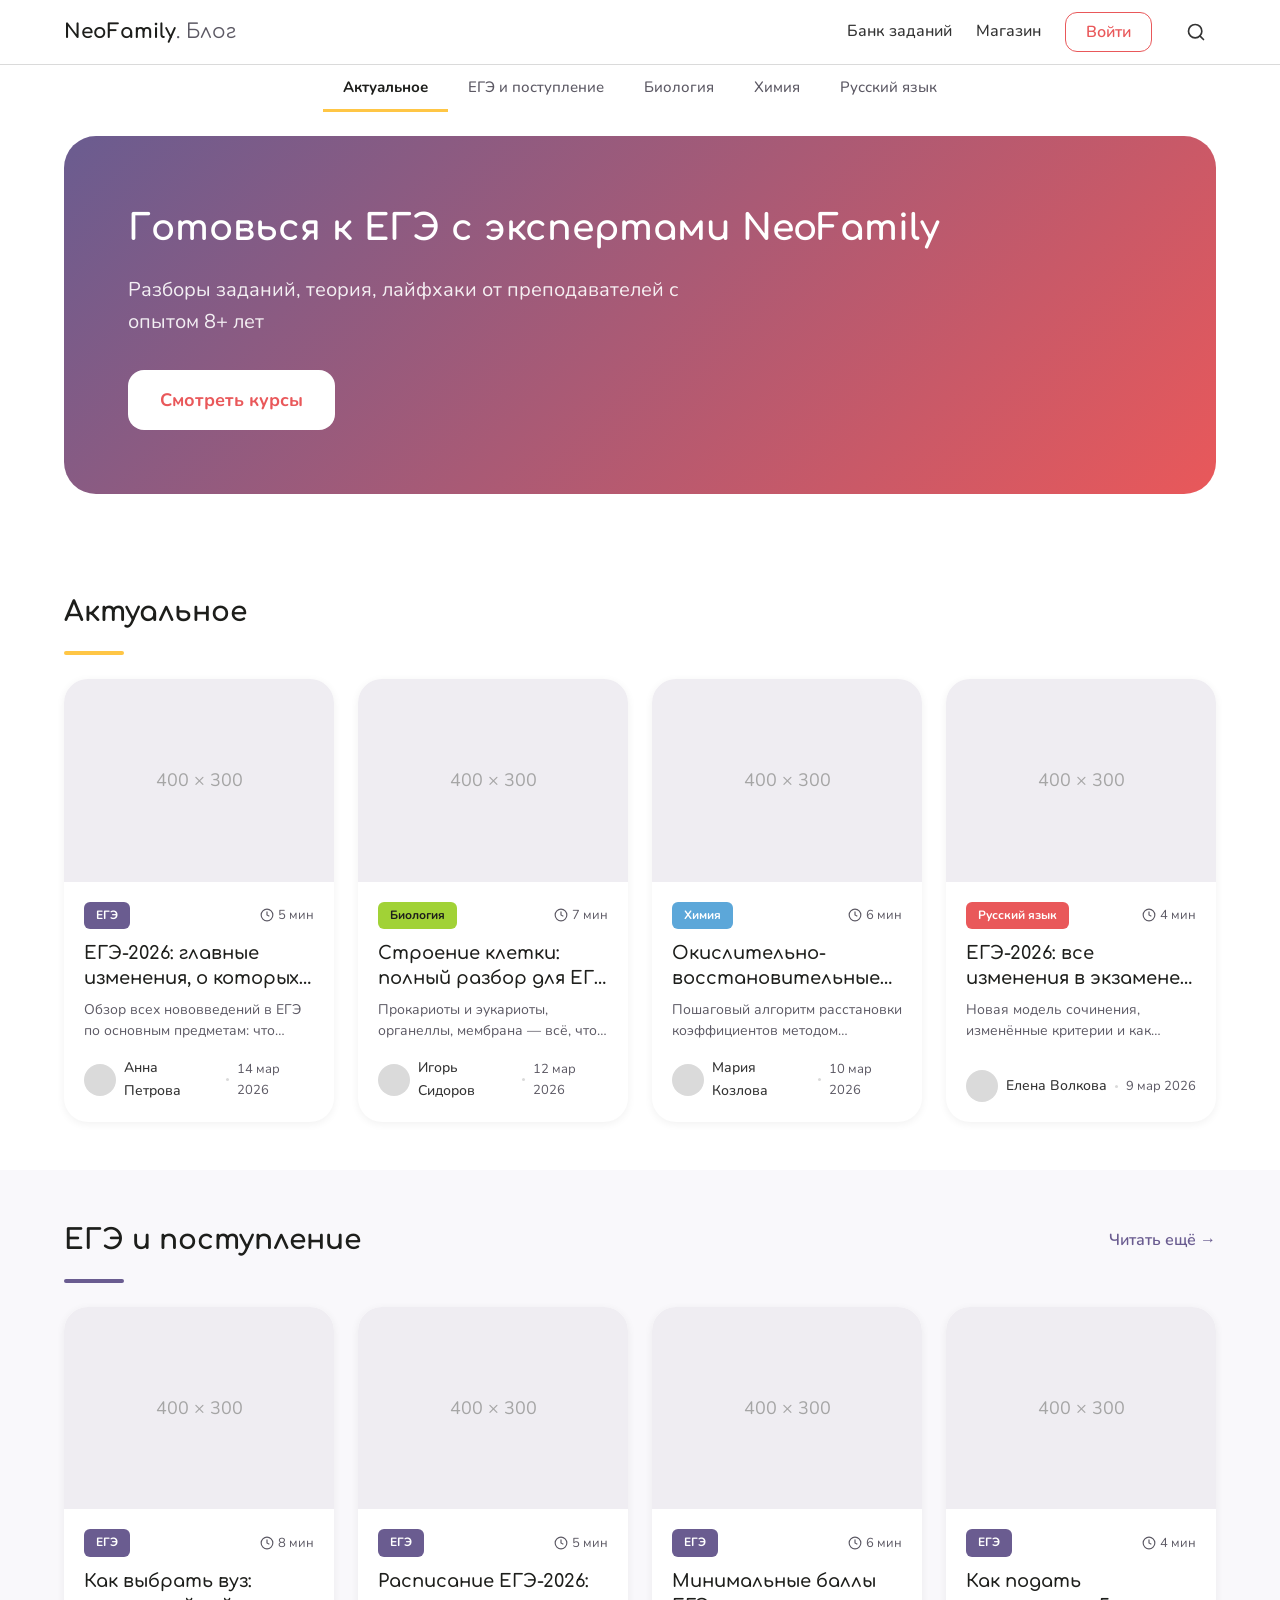
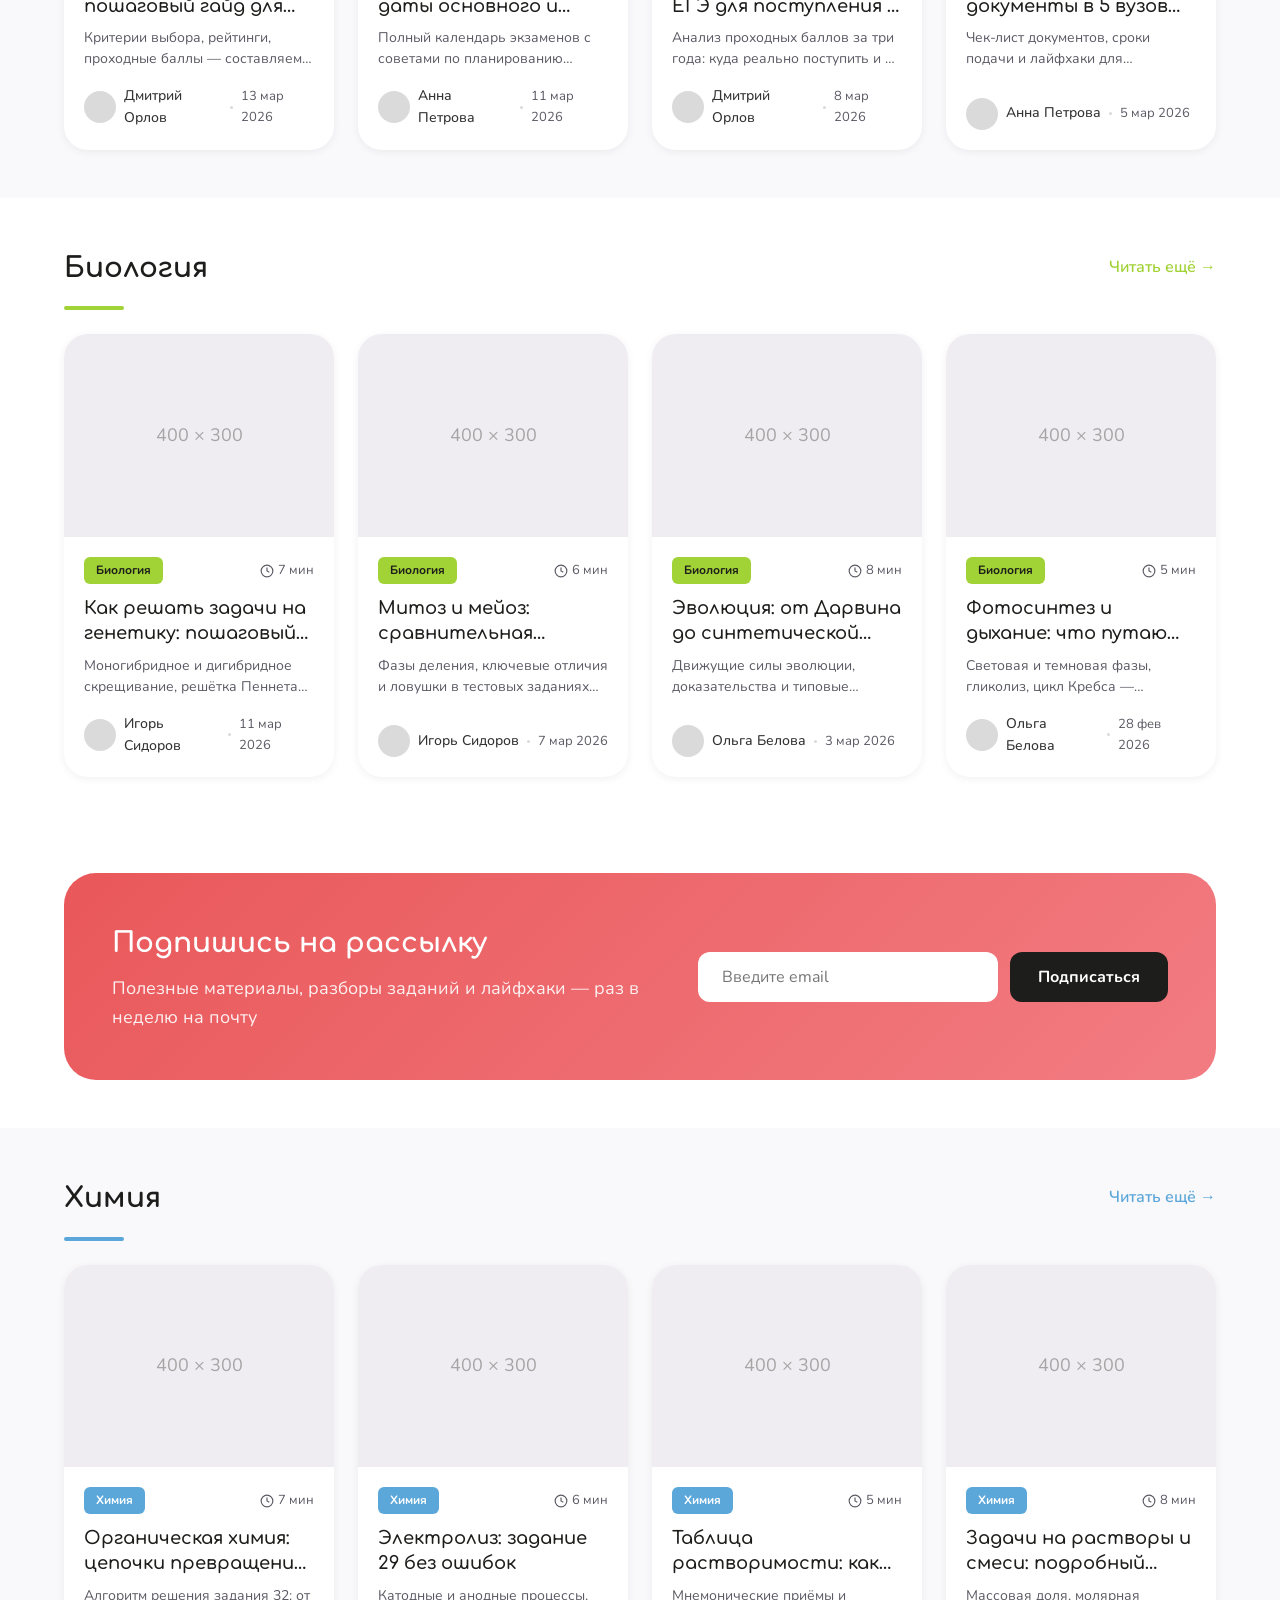
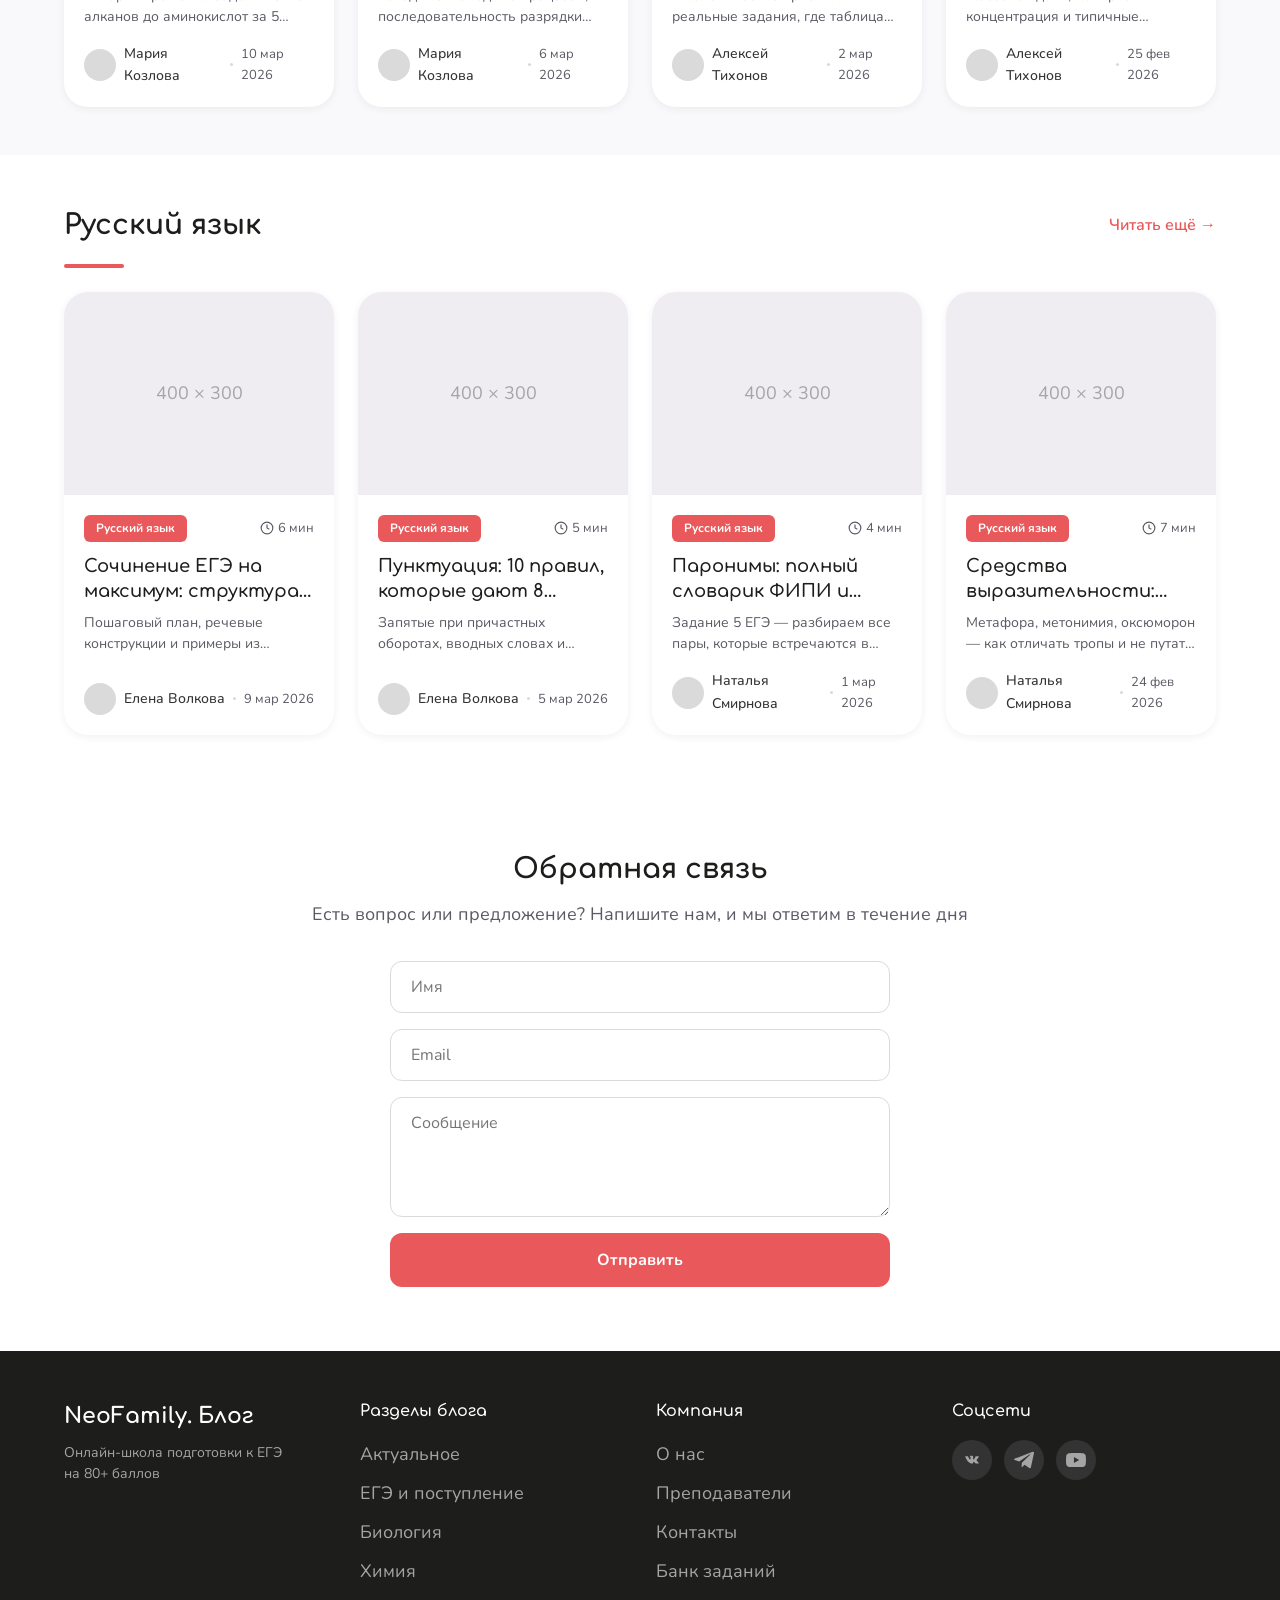
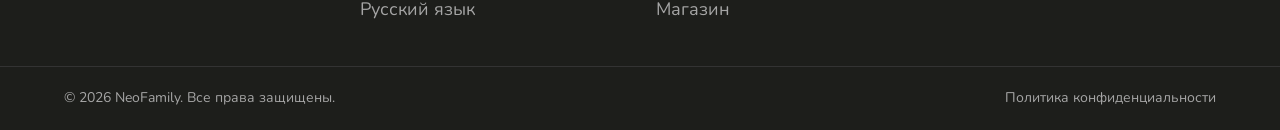
<file: prototype/index.html>
<!DOCTYPE html>
<html lang="ru">
<head>
  <meta charset="UTF-8">
  <meta name="viewport" content="width=device-width, initial-scale=1.0">
  <title>Блог NeoFamily — готовься к экзаменам с экспертами</title>
  <link rel="preconnect" href="https://fonts.googleapis.com">
  <link rel="preconnect" href="https://fonts.gstatic.com" crossorigin>
  <link href="https://fonts.googleapis.com/css2?family=Comfortaa:wght@600;700&family=Nunito:wght@400;500;600;700&display=swap" rel="stylesheet">
  <link rel="stylesheet" href="css/styles.css">
</head>
<body>

  <!-- ===== HEADER ===== -->
  <header class="site-header" id="siteHeader">
    <div class="header-top">
      <div class="container">
        <a href="/blog/" class="logo">
          <span class="logo-name">NeoFamily</span><span class="logo-suffix">. Блог</span>
        </a>
        <nav class="nav-right" aria-label="Основная навигация">
          <a href="#" class="nav-link">Банк заданий</a>
          <a href="#" class="nav-link">Магазин</a>
          <button class="btn-login" type="button">Войти</button>
          <button class="btn-search" type="button" aria-label="Поиск">
            <svg viewBox="0 0 24 24" fill="none" stroke="currentColor" stroke-width="2" stroke-linecap="round" stroke-linejoin="round">
              <circle cx="11" cy="11" r="8"/>
              <line x1="21" y1="21" x2="16.65" y2="16.65"/>
            </svg>
          </button>
        </nav>
      </div>
    </div>
    <div class="category-bar">
      <div class="container">
        <button class="cat-tab active" data-cat="actual" type="button">Актуальное</button>
        <button class="cat-tab" data-cat="ege" type="button">ЕГЭ и поступление</button>
        <button class="cat-tab" data-cat="bio" type="button">Биология</button>
        <button class="cat-tab" data-cat="chem" type="button">Химия</button>
        <button class="cat-tab" data-cat="rus" type="button">Русский язык</button>
      </div>
    </div>
  </header>

  <main>

    <!-- ===== HERO ===== -->
    <section class="hero-section">
      <div class="container">
        <h1 class="hero-h1">Блог NeoFamily — готовься к экзаменам с экспертами</h1>
        <div class="hero-banner">
          <div class="hero-content">
            <p class="hero-title">Готовься к ЕГЭ с экспертами NeoFamily</p>
            <p class="hero-subtitle">Разборы заданий, теория, лайфхаки от преподавателей с опытом 8+ лет</p>
            <a href="#" class="btn-cta">Смотреть курсы</a>
          </div>
        </div>
      </div>
    </section>

    <!-- ===== АКТУАЛЬНОЕ ===== -->
    <section class="category-section" id="actual">
      <div class="container">
        <div class="section-header">
          <h2>Актуальное</h2>
        </div>
        <div class="accent-bar" data-cat="actual"></div>
        <div class="card-grid">

          <article class="card">
            <div class="card-image">400 &times; 300</div>
            <div class="card-body">
              <div class="card-top-row">
                <span class="category-badge" data-cat="ege">ЕГЭ</span>
                <span class="read-time">
                  <svg viewBox="0 0 24 24" fill="none" stroke="currentColor" stroke-width="2"><circle cx="12" cy="12" r="10"/><polyline points="12 6 12 12 16 14"/></svg>
                  5 мин
                </span>
              </div>
              <h3 class="card-title">ЕГЭ-2026: главные изменения, о которых нужно знать уже сейчас</h3>
              <p class="card-desc">Обзор всех нововведений в ЕГЭ по основным предметам: что изменилось и как готовиться по-новому.</p>
              <div class="card-author">
                <div class="author-avatar"></div>
                <span class="author-name">Анна Петрова</span>
                <span class="card-dot"></span>
                <span class="card-date">14 мар 2026</span>
              </div>
            </div>
          </article>

          <article class="card">
            <div class="card-image">400 &times; 300</div>
            <div class="card-body">
              <div class="card-top-row">
                <span class="category-badge" data-cat="bio">Биология</span>
                <span class="read-time">
                  <svg viewBox="0 0 24 24" fill="none" stroke="currentColor" stroke-width="2"><circle cx="12" cy="12" r="10"/><polyline points="12 6 12 12 16 14"/></svg>
                  7 мин
                </span>
              </div>
              <h3 class="card-title">Строение клетки: полный разбор для ЕГЭ по биологии</h3>
              <p class="card-desc">Прокариоты и эукариоты, органеллы, мембрана — всё, что нужно знать для части 2 экзамена.</p>
              <div class="card-author">
                <div class="author-avatar"></div>
                <span class="author-name">Игорь Сидоров</span>
                <span class="card-dot"></span>
                <span class="card-date">12 мар 2026</span>
              </div>
            </div>
          </article>

          <article class="card">
            <div class="card-image">400 &times; 300</div>
            <div class="card-body">
              <div class="card-top-row">
                <span class="category-badge" data-cat="chem">Химия</span>
                <span class="read-time">
                  <svg viewBox="0 0 24 24" fill="none" stroke="currentColor" stroke-width="2"><circle cx="12" cy="12" r="10"/><polyline points="12 6 12 12 16 14"/></svg>
                  6 мин
                </span>
              </div>
              <h3 class="card-title">Окислительно-восстановительные реакции: разбор задания 30</h3>
              <p class="card-desc">Пошаговый алгоритм расстановки коэффициентов методом электронного баланса.</p>
              <div class="card-author">
                <div class="author-avatar"></div>
                <span class="author-name">Мария Козлова</span>
                <span class="card-dot"></span>
                <span class="card-date">10 мар 2026</span>
              </div>
            </div>
          </article>

          <article class="card">
            <div class="card-image">400 &times; 300</div>
            <div class="card-body">
              <div class="card-top-row">
                <span class="category-badge" data-cat="rus">Русский язык</span>
                <span class="read-time">
                  <svg viewBox="0 0 24 24" fill="none" stroke="currentColor" stroke-width="2"><circle cx="12" cy="12" r="10"/><polyline points="12 6 12 12 16 14"/></svg>
                  4 мин
                </span>
              </div>
              <h3 class="card-title">ЕГЭ-2026: все изменения в экзамене по русскому языку</h3>
              <p class="card-desc">Новая модель сочинения, изменённые критерии и как адаптировать подготовку.</p>
              <div class="card-author">
                <div class="author-avatar"></div>
                <span class="author-name">Елена Волкова</span>
                <span class="card-dot"></span>
                <span class="card-date">9 мар 2026</span>
              </div>
            </div>
          </article>

        </div>
      </div>
    </section>

    <!-- ===== ЕГЭ И ПОСТУПЛЕНИЕ ===== -->
    <section class="category-section bg-alt" id="ege">
      <div class="container">
        <div class="section-header">
          <h2>ЕГЭ и поступление</h2>
          <a href="#" class="section-link" data-cat="ege">Читать ещё &rarr;</a>
        </div>
        <div class="accent-bar" data-cat="ege"></div>
        <div class="card-grid">

          <article class="card">
            <div class="card-image">400 &times; 300</div>
            <div class="card-body">
              <div class="card-top-row">
                <span class="category-badge" data-cat="ege">ЕГЭ</span>
                <span class="read-time">
                  <svg viewBox="0 0 24 24" fill="none" stroke="currentColor" stroke-width="2"><circle cx="12" cy="12" r="10"/><polyline points="12 6 12 12 16 14"/></svg>
                  8 мин
                </span>
              </div>
              <h3 class="card-title">Как выбрать вуз: пошаговый гайд для выпускников 2026</h3>
              <p class="card-desc">Критерии выбора, рейтинги, проходные баллы — составляем стратегию поступления.</p>
              <div class="card-author">
                <div class="author-avatar"></div>
                <span class="author-name">Дмитрий Орлов</span>
                <span class="card-dot"></span>
                <span class="card-date">13 мар 2026</span>
              </div>
            </div>
          </article>

          <article class="card">
            <div class="card-image">400 &times; 300</div>
            <div class="card-body">
              <div class="card-top-row">
                <span class="category-badge" data-cat="ege">ЕГЭ</span>
                <span class="read-time">
                  <svg viewBox="0 0 24 24" fill="none" stroke="currentColor" stroke-width="2"><circle cx="12" cy="12" r="10"/><polyline points="12 6 12 12 16 14"/></svg>
                  5 мин
                </span>
              </div>
              <h3 class="card-title">Расписание ЕГЭ-2026: даты основного и резервного периодов</h3>
              <p class="card-desc">Полный календарь экзаменов с советами по планированию подготовки к каждому предмету.</p>
              <div class="card-author">
                <div class="author-avatar"></div>
                <span class="author-name">Анна Петрова</span>
                <span class="card-dot"></span>
                <span class="card-date">11 мар 2026</span>
              </div>
            </div>
          </article>

          <article class="card">
            <div class="card-image">400 &times; 300</div>
            <div class="card-body">
              <div class="card-top-row">
                <span class="category-badge" data-cat="ege">ЕГЭ</span>
                <span class="read-time">
                  <svg viewBox="0 0 24 24" fill="none" stroke="currentColor" stroke-width="2"><circle cx="12" cy="12" r="10"/><polyline points="12 6 12 12 16 14"/></svg>
                  6 мин
                </span>
              </div>
              <h3 class="card-title">Минимальные баллы ЕГЭ для поступления в топ-20 вузов</h3>
              <p class="card-desc">Анализ проходных баллов за три года: куда реально поступить и на что рассчитывать.</p>
              <div class="card-author">
                <div class="author-avatar"></div>
                <span class="author-name">Дмитрий Орлов</span>
                <span class="card-dot"></span>
                <span class="card-date">8 мар 2026</span>
              </div>
            </div>
          </article>

          <article class="card">
            <div class="card-image">400 &times; 300</div>
            <div class="card-body">
              <div class="card-top-row">
                <span class="category-badge" data-cat="ege">ЕГЭ</span>
                <span class="read-time">
                  <svg viewBox="0 0 24 24" fill="none" stroke="currentColor" stroke-width="2"><circle cx="12" cy="12" r="10"/><polyline points="12 6 12 12 16 14"/></svg>
                  4 мин
                </span>
              </div>
              <h3 class="card-title">Как подать документы в 5 вузов одновременно и не запутаться</h3>
              <p class="card-desc">Чек-лист документов, сроки подачи и лайфхаки для абитуриентов.</p>
              <div class="card-author">
                <div class="author-avatar"></div>
                <span class="author-name">Анна Петрова</span>
                <span class="card-dot"></span>
                <span class="card-date">5 мар 2026</span>
              </div>
            </div>
          </article>

        </div>
      </div>
    </section>

    <!-- ===== БИОЛОГИЯ ===== -->
    <section class="category-section" id="bio">
      <div class="container">
        <div class="section-header">
          <h2>Биология</h2>
          <a href="#" class="section-link" data-cat="bio">Читать ещё &rarr;</a>
        </div>
        <div class="accent-bar" data-cat="bio"></div>
        <div class="card-grid">

          <article class="card">
            <div class="card-image">400 &times; 300</div>
            <div class="card-body">
              <div class="card-top-row">
                <span class="category-badge" data-cat="bio">Биология</span>
                <span class="read-time">
                  <svg viewBox="0 0 24 24" fill="none" stroke="currentColor" stroke-width="2"><circle cx="12" cy="12" r="10"/><polyline points="12 6 12 12 16 14"/></svg>
                  7 мин
                </span>
              </div>
              <h3 class="card-title">Как решать задачи на генетику: пошаговый алгоритм</h3>
              <p class="card-desc">Моногибридное и дигибридное скрещивание, решётка Пеннета — полный разбор типовых задач.</p>
              <div class="card-author">
                <div class="author-avatar"></div>
                <span class="author-name">Игорь Сидоров</span>
                <span class="card-dot"></span>
                <span class="card-date">11 мар 2026</span>
              </div>
            </div>
          </article>

          <article class="card">
            <div class="card-image">400 &times; 300</div>
            <div class="card-body">
              <div class="card-top-row">
                <span class="category-badge" data-cat="bio">Биология</span>
                <span class="read-time">
                  <svg viewBox="0 0 24 24" fill="none" stroke="currentColor" stroke-width="2"><circle cx="12" cy="12" r="10"/><polyline points="12 6 12 12 16 14"/></svg>
                  6 мин
                </span>
              </div>
              <h3 class="card-title">Митоз и мейоз: сравнительная таблица и типичные ошибки</h3>
              <p class="card-desc">Фазы деления, ключевые отличия и ловушки в тестовых заданиях ЕГЭ.</p>
              <div class="card-author">
                <div class="author-avatar"></div>
                <span class="author-name">Игорь Сидоров</span>
                <span class="card-dot"></span>
                <span class="card-date">7 мар 2026</span>
              </div>
            </div>
          </article>

          <article class="card">
            <div class="card-image">400 &times; 300</div>
            <div class="card-body">
              <div class="card-top-row">
                <span class="category-badge" data-cat="bio">Биология</span>
                <span class="read-time">
                  <svg viewBox="0 0 24 24" fill="none" stroke="currentColor" stroke-width="2"><circle cx="12" cy="12" r="10"/><polyline points="12 6 12 12 16 14"/></svg>
                  8 мин
                </span>
              </div>
              <h3 class="card-title">Эволюция: от Дарвина до синтетической теории для ЕГЭ</h3>
              <p class="card-desc">Движущие силы эволюции, доказательства и типовые задания части 2.</p>
              <div class="card-author">
                <div class="author-avatar"></div>
                <span class="author-name">Ольга Белова</span>
                <span class="card-dot"></span>
                <span class="card-date">3 мар 2026</span>
              </div>
            </div>
          </article>

          <article class="card">
            <div class="card-image">400 &times; 300</div>
            <div class="card-body">
              <div class="card-top-row">
                <span class="category-badge" data-cat="bio">Биология</span>
                <span class="read-time">
                  <svg viewBox="0 0 24 24" fill="none" stroke="currentColor" stroke-width="2"><circle cx="12" cy="12" r="10"/><polyline points="12 6 12 12 16 14"/></svg>
                  5 мин
                </span>
              </div>
              <h3 class="card-title">Фотосинтез и дыхание: что путают на ЕГЭ по биологии</h3>
              <p class="card-desc">Световая и темновая фазы, гликолиз, цикл Кребса — разбираем частые ошибки.</p>
              <div class="card-author">
                <div class="author-avatar"></div>
                <span class="author-name">Ольга Белова</span>
                <span class="card-dot"></span>
                <span class="card-date">28 фев 2026</span>
              </div>
            </div>
          </article>

        </div>
      </div>
    </section>

    <!-- ===== PROMO BANNER ===== -->
    <section class="promo-section">
      <div class="container">
        <div class="promo-banner">
          <div class="promo-text">
            <h2>Подпишись на рассылку</h2>
            <p>Полезные материалы, разборы заданий и лайфхаки — раз в неделю на почту</p>
          </div>
          <form class="promo-form" action="#" method="post">
            <input type="email" placeholder="Введите email" required>
            <button type="submit">Подписаться</button>
          </form>
        </div>
      </div>
    </section>

    <!-- ===== ХИМИЯ ===== -->
    <section class="category-section bg-alt" id="chem">
      <div class="container">
        <div class="section-header">
          <h2>Химия</h2>
          <a href="#" class="section-link" data-cat="chem">Читать ещё &rarr;</a>
        </div>
        <div class="accent-bar" data-cat="chem"></div>
        <div class="card-grid">

          <article class="card">
            <div class="card-image">400 &times; 300</div>
            <div class="card-body">
              <div class="card-top-row">
                <span class="category-badge" data-cat="chem">Химия</span>
                <span class="read-time">
                  <svg viewBox="0 0 24 24" fill="none" stroke="currentColor" stroke-width="2"><circle cx="12" cy="12" r="10"/><polyline points="12 6 12 12 16 14"/></svg>
                  7 мин
                </span>
              </div>
              <h3 class="card-title">Органическая химия: цепочки превращений на ЕГЭ</h3>
              <p class="card-desc">Алгоритм решения задания 32: от алканов до аминокислот за 5 шагов.</p>
              <div class="card-author">
                <div class="author-avatar"></div>
                <span class="author-name">Мария Козлова</span>
                <span class="card-dot"></span>
                <span class="card-date">10 мар 2026</span>
              </div>
            </div>
          </article>

          <article class="card">
            <div class="card-image">400 &times; 300</div>
            <div class="card-body">
              <div class="card-top-row">
                <span class="category-badge" data-cat="chem">Химия</span>
                <span class="read-time">
                  <svg viewBox="0 0 24 24" fill="none" stroke="currentColor" stroke-width="2"><circle cx="12" cy="12" r="10"/><polyline points="12 6 12 12 16 14"/></svg>
                  6 мин
                </span>
              </div>
              <h3 class="card-title">Электролиз: задание 29 без ошибок</h3>
              <p class="card-desc">Катодные и анодные процессы, последовательность разрядки ионов — наглядная схема.</p>
              <div class="card-author">
                <div class="author-avatar"></div>
                <span class="author-name">Мария Козлова</span>
                <span class="card-dot"></span>
                <span class="card-date">6 мар 2026</span>
              </div>
            </div>
          </article>

          <article class="card">
            <div class="card-image">400 &times; 300</div>
            <div class="card-body">
              <div class="card-top-row">
                <span class="category-badge" data-cat="chem">Химия</span>
                <span class="read-time">
                  <svg viewBox="0 0 24 24" fill="none" stroke="currentColor" stroke-width="2"><circle cx="12" cy="12" r="10"/><polyline points="12 6 12 12 16 14"/></svg>
                  5 мин
                </span>
              </div>
              <h3 class="card-title">Таблица растворимости: как запомнить и применять</h3>
              <p class="card-desc">Мнемонические приёмы и реальные задания, где таблица спасает баллы.</p>
              <div class="card-author">
                <div class="author-avatar"></div>
                <span class="author-name">Алексей Тихонов</span>
                <span class="card-dot"></span>
                <span class="card-date">2 мар 2026</span>
              </div>
            </div>
          </article>

          <article class="card">
            <div class="card-image">400 &times; 300</div>
            <div class="card-body">
              <div class="card-top-row">
                <span class="category-badge" data-cat="chem">Химия</span>
                <span class="read-time">
                  <svg viewBox="0 0 24 24" fill="none" stroke="currentColor" stroke-width="2"><circle cx="12" cy="12" r="10"/><polyline points="12 6 12 12 16 14"/></svg>
                  8 мин
                </span>
              </div>
              <h3 class="card-title">Задачи на растворы и смеси: подробный разбор задания 34</h3>
              <p class="card-desc">Массовая доля, молярная концентрация и типичные ловушки составителей.</p>
              <div class="card-author">
                <div class="author-avatar"></div>
                <span class="author-name">Алексей Тихонов</span>
                <span class="card-dot"></span>
                <span class="card-date">25 фев 2026</span>
              </div>
            </div>
          </article>

        </div>
      </div>
    </section>

    <!-- ===== РУССКИЙ ЯЗЫК ===== -->
    <section class="category-section" id="rus">
      <div class="container">
        <div class="section-header">
          <h2>Русский язык</h2>
          <a href="#" class="section-link" data-cat="rus">Читать ещё &rarr;</a>
        </div>
        <div class="accent-bar" data-cat="rus"></div>
        <div class="card-grid">

          <article class="card">
            <div class="card-image">400 &times; 300</div>
            <div class="card-body">
              <div class="card-top-row">
                <span class="category-badge" data-cat="rus">Русский язык</span>
                <span class="read-time">
                  <svg viewBox="0 0 24 24" fill="none" stroke="currentColor" stroke-width="2"><circle cx="12" cy="12" r="10"/><polyline points="12 6 12 12 16 14"/></svg>
                  6 мин
                </span>
              </div>
              <h3 class="card-title">Сочинение ЕГЭ на максимум: структура и клише 2026</h3>
              <p class="card-desc">Пошаговый план, речевые конструкции и примеры из реальных работ на 24 балла.</p>
              <div class="card-author">
                <div class="author-avatar"></div>
                <span class="author-name">Елена Волкова</span>
                <span class="card-dot"></span>
                <span class="card-date">9 мар 2026</span>
              </div>
            </div>
          </article>

          <article class="card">
            <div class="card-image">400 &times; 300</div>
            <div class="card-body">
              <div class="card-top-row">
                <span class="category-badge" data-cat="rus">Русский язык</span>
                <span class="read-time">
                  <svg viewBox="0 0 24 24" fill="none" stroke="currentColor" stroke-width="2"><circle cx="12" cy="12" r="10"/><polyline points="12 6 12 12 16 14"/></svg>
                  5 мин
                </span>
              </div>
              <h3 class="card-title">Пунктуация: 10 правил, которые дают 8 баллов на ЕГЭ</h3>
              <p class="card-desc">Запятые при причастных оборотах, вводных словах и сложных предложениях.</p>
              <div class="card-author">
                <div class="author-avatar"></div>
                <span class="author-name">Елена Волкова</span>
                <span class="card-dot"></span>
                <span class="card-date">5 мар 2026</span>
              </div>
            </div>
          </article>

          <article class="card">
            <div class="card-image">400 &times; 300</div>
            <div class="card-body">
              <div class="card-top-row">
                <span class="category-badge" data-cat="rus">Русский язык</span>
                <span class="read-time">
                  <svg viewBox="0 0 24 24" fill="none" stroke="currentColor" stroke-width="2"><circle cx="12" cy="12" r="10"/><polyline points="12 6 12 12 16 14"/></svg>
                  4 мин
                </span>
              </div>
              <h3 class="card-title">Паронимы: полный словарик ФИПИ и способы запоминания</h3>
              <p class="card-desc">Задание 5 ЕГЭ — разбираем все пары, которые встречаются в реальных вариантах.</p>
              <div class="card-author">
                <div class="author-avatar"></div>
                <span class="author-name">Наталья Смирнова</span>
                <span class="card-dot"></span>
                <span class="card-date">1 мар 2026</span>
              </div>
            </div>
          </article>

          <article class="card">
            <div class="card-image">400 &times; 300</div>
            <div class="card-body">
              <div class="card-top-row">
                <span class="category-badge" data-cat="rus">Русский язык</span>
                <span class="read-time">
                  <svg viewBox="0 0 24 24" fill="none" stroke="currentColor" stroke-width="2"><circle cx="12" cy="12" r="10"/><polyline points="12 6 12 12 16 14"/></svg>
                  7 мин
                </span>
              </div>
              <h3 class="card-title">Средства выразительности: задание 26 без потери баллов</h3>
              <p class="card-desc">Метафора, метонимия, оксюморон — как отличать тропы и не путать с фигурами речи.</p>
              <div class="card-author">
                <div class="author-avatar"></div>
                <span class="author-name">Наталья Смирнова</span>
                <span class="card-dot"></span>
                <span class="card-date">24 фев 2026</span>
              </div>
            </div>
          </article>

        </div>
      </div>
    </section>

    <!-- ===== FEEDBACK ===== -->
    <section class="feedback-section" id="feedback">
      <div class="container">
        <h2>Обратная связь</h2>
        <p class="subtitle">Есть вопрос или предложение? Напишите нам, и мы ответим в течение дня</p>
        <form class="feedback-form" action="#" method="post">
          <input type="text" placeholder="Имя" required>
          <input type="email" placeholder="Email" required>
          <textarea placeholder="Сообщение" required></textarea>
          <button type="submit">Отправить</button>
        </form>
      </div>
    </section>

  </main>

  <!-- ===== FOOTER ===== -->
  <footer class="site-footer">
    <div class="footer-main">
      <div class="container">
        <div class="footer-col">
          <div class="footer-logo">NeoFamily. Блог</div>
          <p class="footer-desc">Онлайн-школа подготовки к ЕГЭ<br>на 80+ баллов</p>
        </div>
        <div class="footer-col">
          <h4>Разделы блога</h4>
          <ul>
            <li><a href="#">Актуальное</a></li>
            <li><a href="#">ЕГЭ и поступление</a></li>
            <li><a href="#">Биология</a></li>
            <li><a href="#">Химия</a></li>
            <li><a href="#">Русский язык</a></li>
          </ul>
        </div>
        <div class="footer-col">
          <h4>Компания</h4>
          <ul>
            <li><a href="#">О нас</a></li>
            <li><a href="#">Преподаватели</a></li>
            <li><a href="#">Контакты</a></li>
            <li><a href="#">Банк заданий</a></li>
            <li><a href="#">Магазин</a></li>
          </ul>
        </div>
        <div class="footer-col">
          <h4>Соцсети</h4>
          <div class="social-icons">
            <a href="#" class="social-icon vk" aria-label="ВКонтакте">
              <svg viewBox="0 0 24 24"><path d="M12.785 16.241s.288-.032.436-.194c.136-.148.132-.427.132-.427s-.02-1.304.587-1.496c.598-.189 1.367 1.259 2.182 1.815.616.42 1.085.328 1.085.328l2.175-.03s1.138-.07.598-.964c-.044-.073-.314-.661-1.618-1.869-1.366-1.265-1.183-1.06.462-3.248.998-1.33 1.398-2.143 1.273-2.491-.12-.332-.856-.244-.856-.244l-2.45.015s-.182-.025-.316.056c-.131.079-.215.263-.215.263s-.387 1.028-.902 1.902c-1.088 1.848-1.524 1.946-1.702 1.832-.414-.265-.31-1.066-.31-1.634 0-1.777.27-2.518-.527-2.71-.265-.064-.459-.106-1.135-.113-.867-.009-1.601.003-2.016.208-.276.136-.49.44-.36.458.16.021.523.098.715.36.249.338.24 1.096.24 1.096s.143 2.093-.334 2.352c-.327.178-.776-.185-1.74-1.848-.494-.852-.867-1.794-.867-1.794s-.072-.176-.2-.27c-.155-.114-.372-.15-.372-.15l-2.328.015s-.35.01-.478.162c-.114.135-.009.414-.009.414s1.815 4.244 3.87 6.381c1.883 1.96 4.023 1.832 4.023 1.832z"/></svg>
            </a>
            <a href="#" class="social-icon tg" aria-label="Telegram">
              <svg viewBox="0 0 24 24"><path d="M9.417 15.181l-.397 5.584c.568 0 .814-.244 1.109-.537l2.663-2.545 5.518 4.041c1.012.564 1.725.267 1.998-.931L23.93 3.821l.001-.001c.321-1.496-.541-2.081-1.527-1.714l-21.29 8.151c-1.453.564-1.431 1.374-.247 1.741l5.443 1.693L18.953 5.2c.595-.394 1.136-.176.691.218z"/></svg>
            </a>
            <a href="#" class="social-icon yt" aria-label="YouTube">
              <svg viewBox="0 0 24 24"><path d="M23.498 6.186a3.016 3.016 0 00-2.122-2.136C19.505 3.545 12 3.545 12 3.545s-7.505 0-9.377.505A3.017 3.017 0 00.502 6.186C0 8.07 0 12 0 12s0 3.93.502 5.814a3.016 3.016 0 002.122 2.136c1.871.505 9.376.505 9.376.505s7.505 0 9.377-.505a3.015 3.015 0 002.122-2.136C24 15.93 24 12 24 12s0-3.93-.502-5.814zM9.545 15.568V8.432L15.818 12l-6.273 3.568z"/></svg>
            </a>
          </div>
        </div>
      </div>
    </div>
    <hr class="footer-divider">
    <div class="footer-bottom">
      <div class="container">
        <span>&copy; 2026 NeoFamily. Все права защищены.</span>
        <a href="#">Политика конфиденциальности</a>
      </div>
    </div>
  </footer>

  <script>
    // Sticky header shadow on scroll
    window.addEventListener('scroll', function() {
      document.getElementById('siteHeader').classList.toggle('scrolled', window.scrollY > 10);
    });

    // Category tabs active state
    document.querySelectorAll('.cat-tab').forEach(function(tab) {
      tab.addEventListener('click', function() {
        document.querySelectorAll('.cat-tab').forEach(function(t) { t.classList.remove('active'); });
        this.classList.add('active');
        var target = document.getElementById(this.dataset.cat);
        if (target) target.scrollIntoView({ behavior: 'smooth', block: 'start' });
      });
    });
  </script>

</body>
</html>
</file>
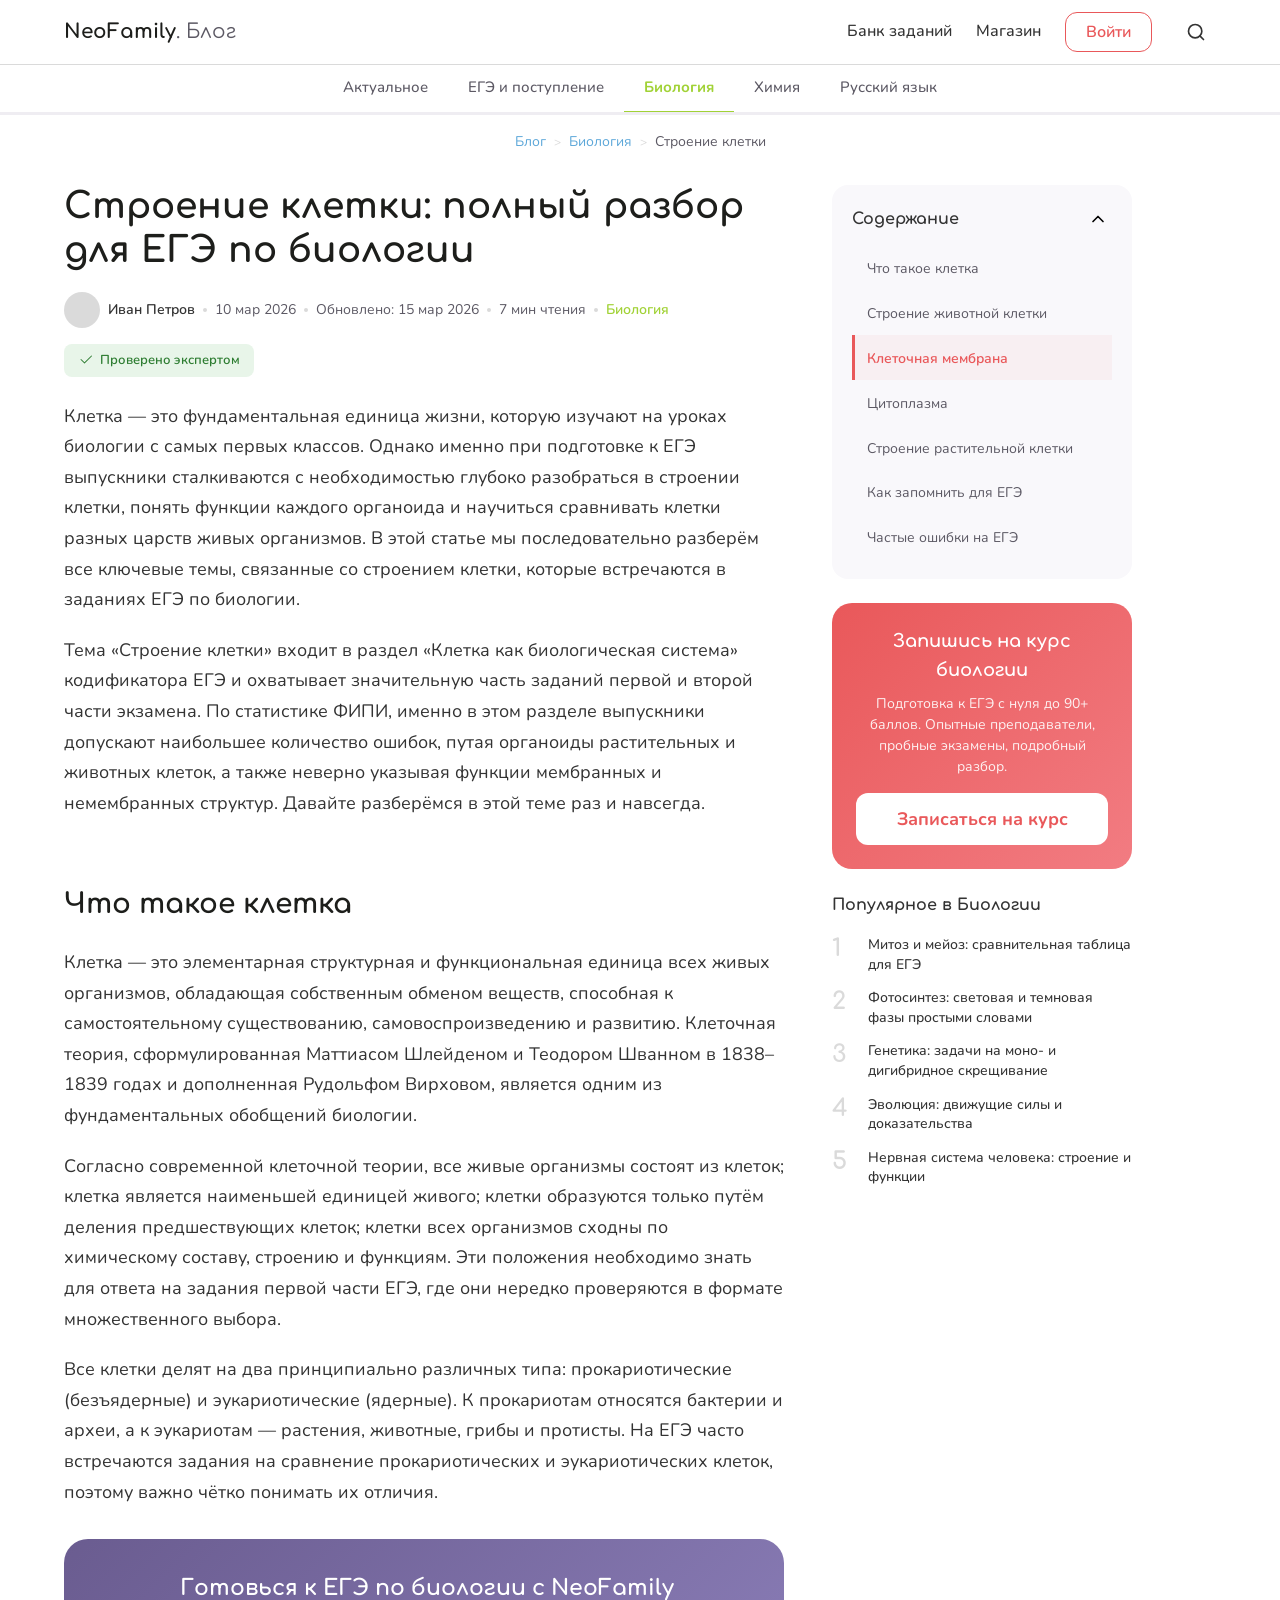
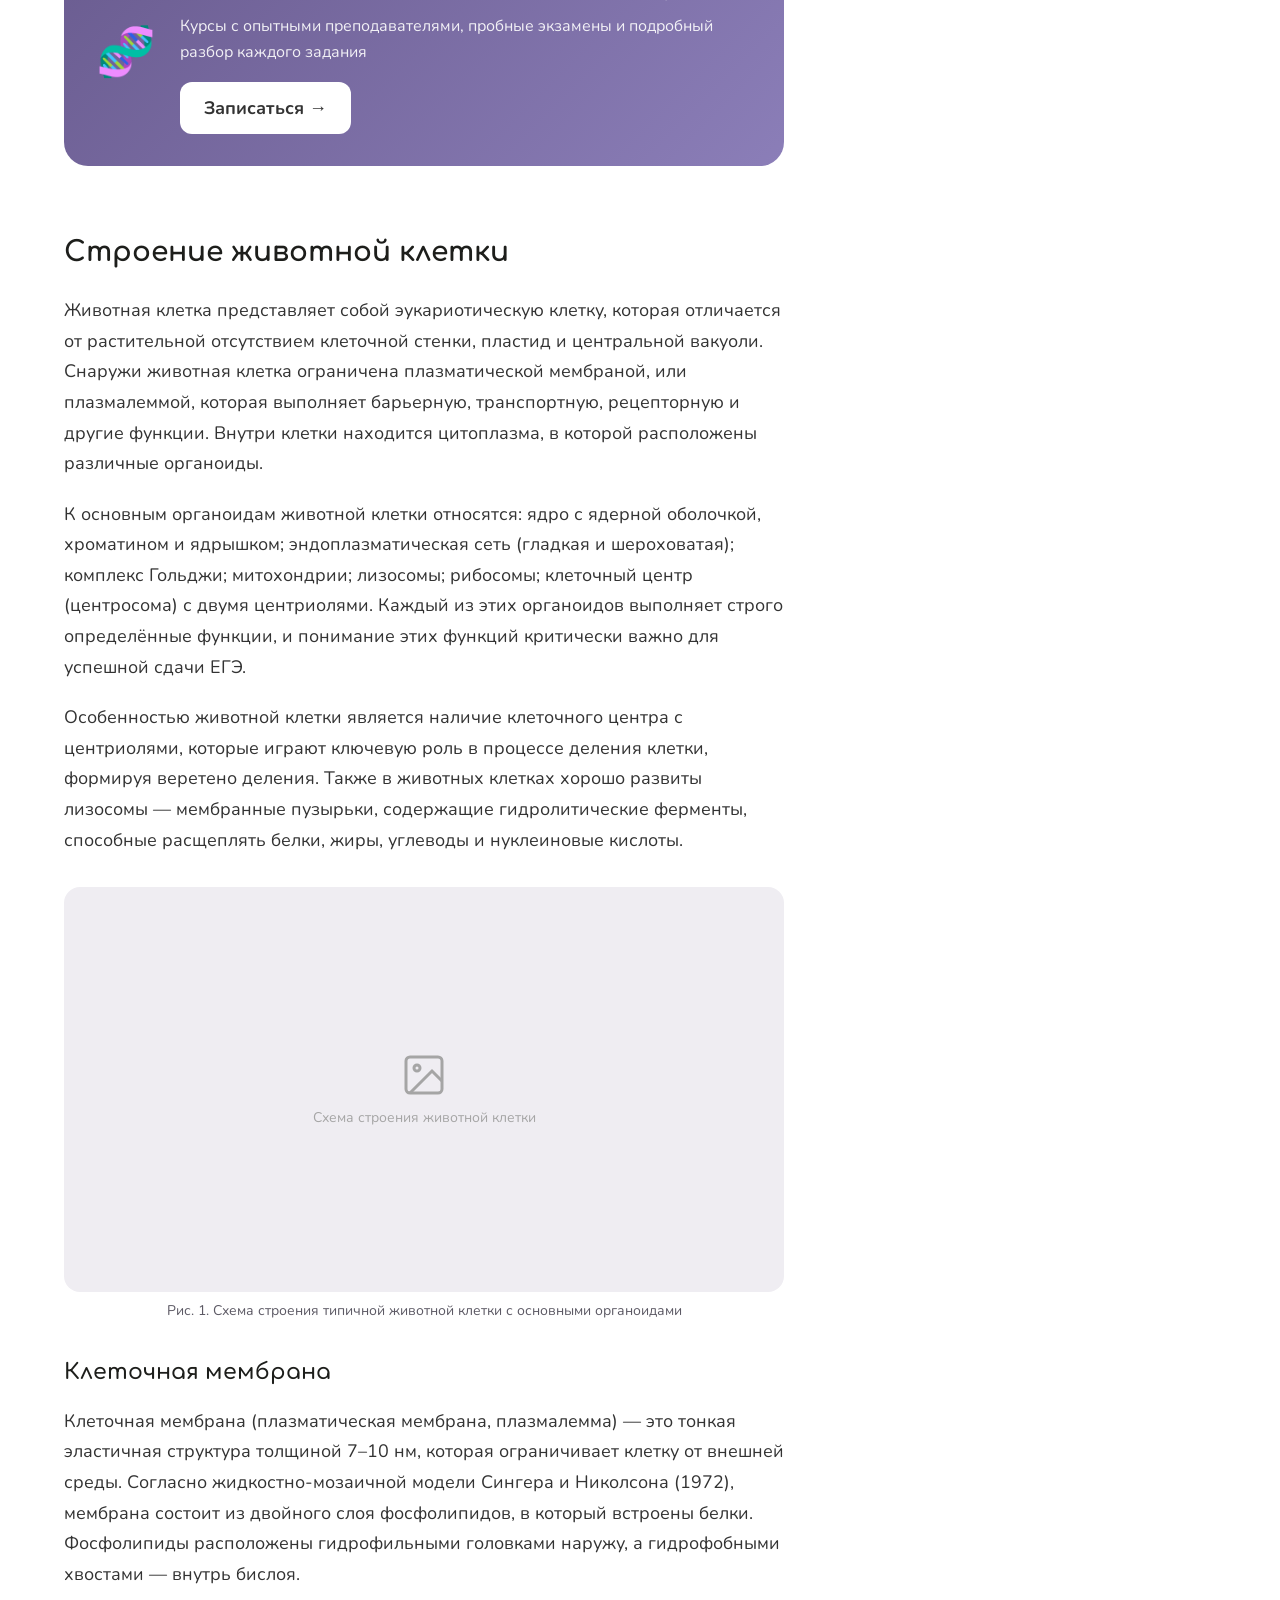
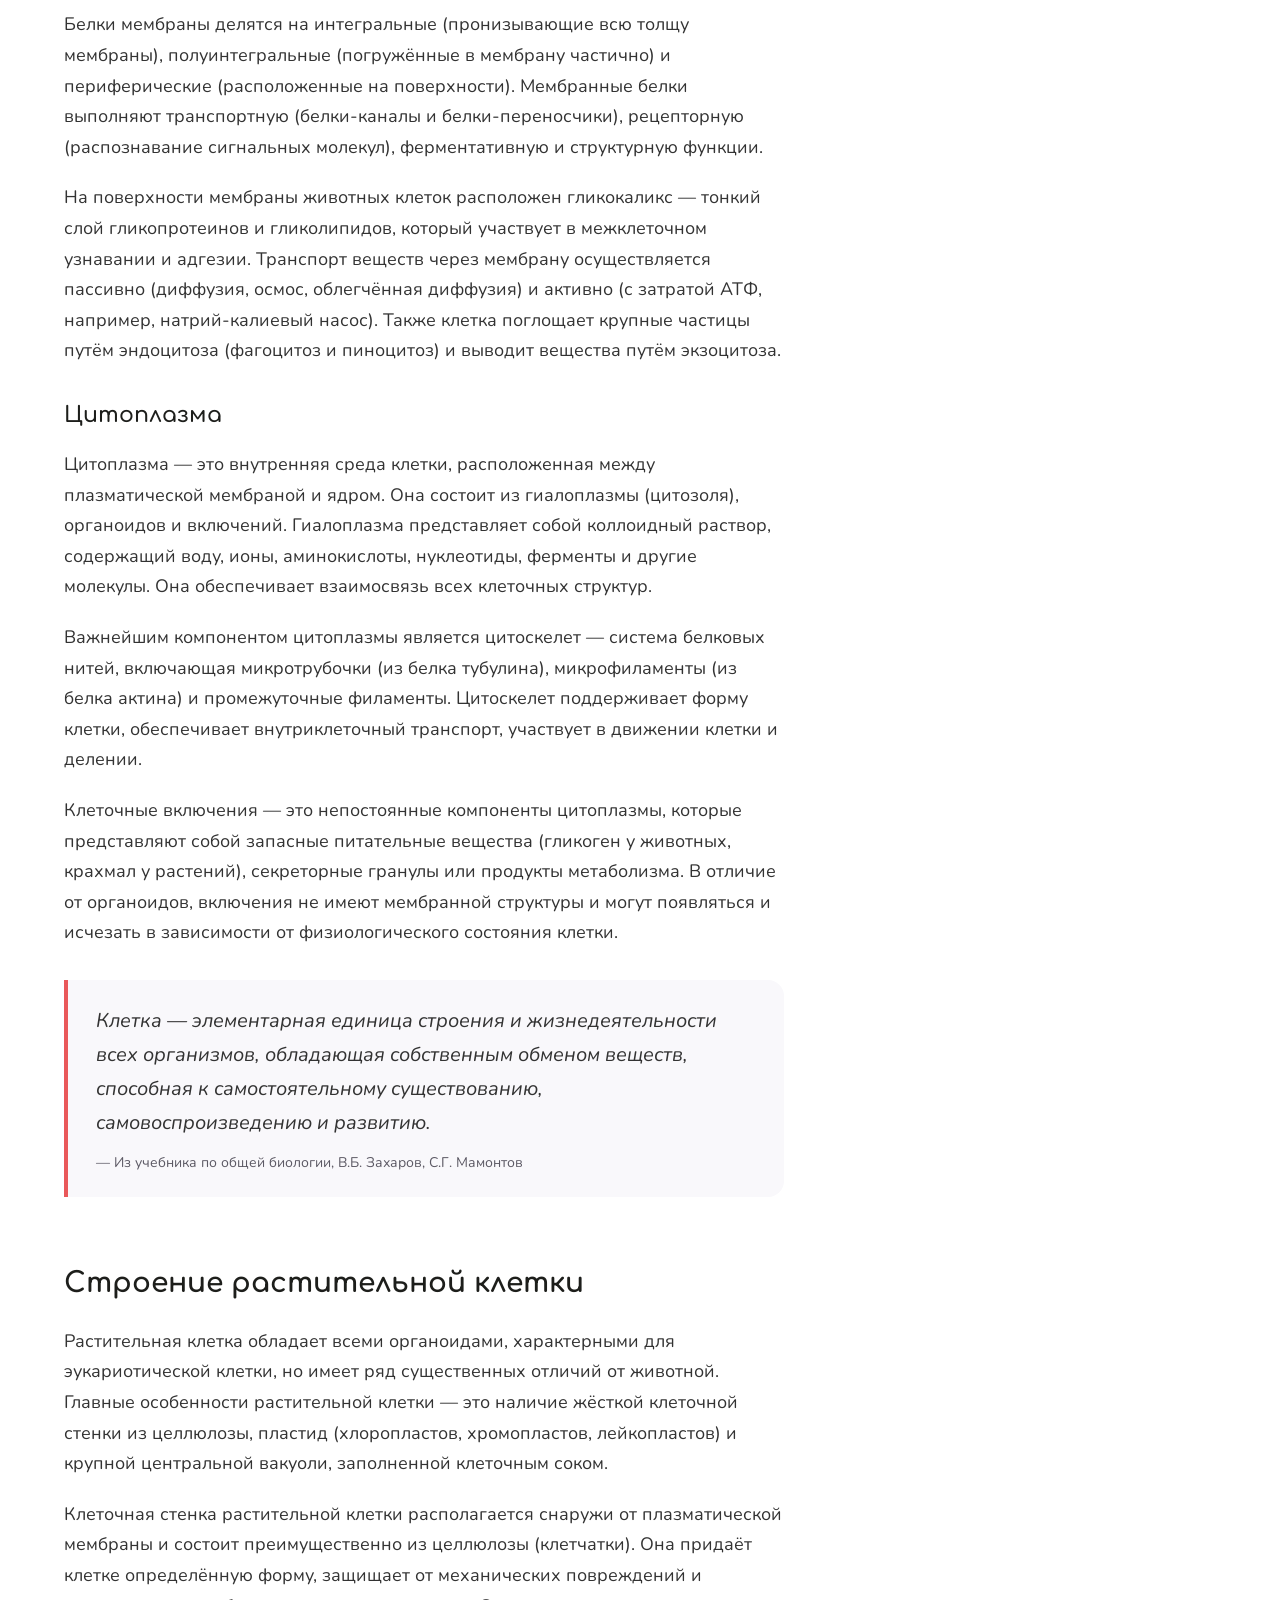
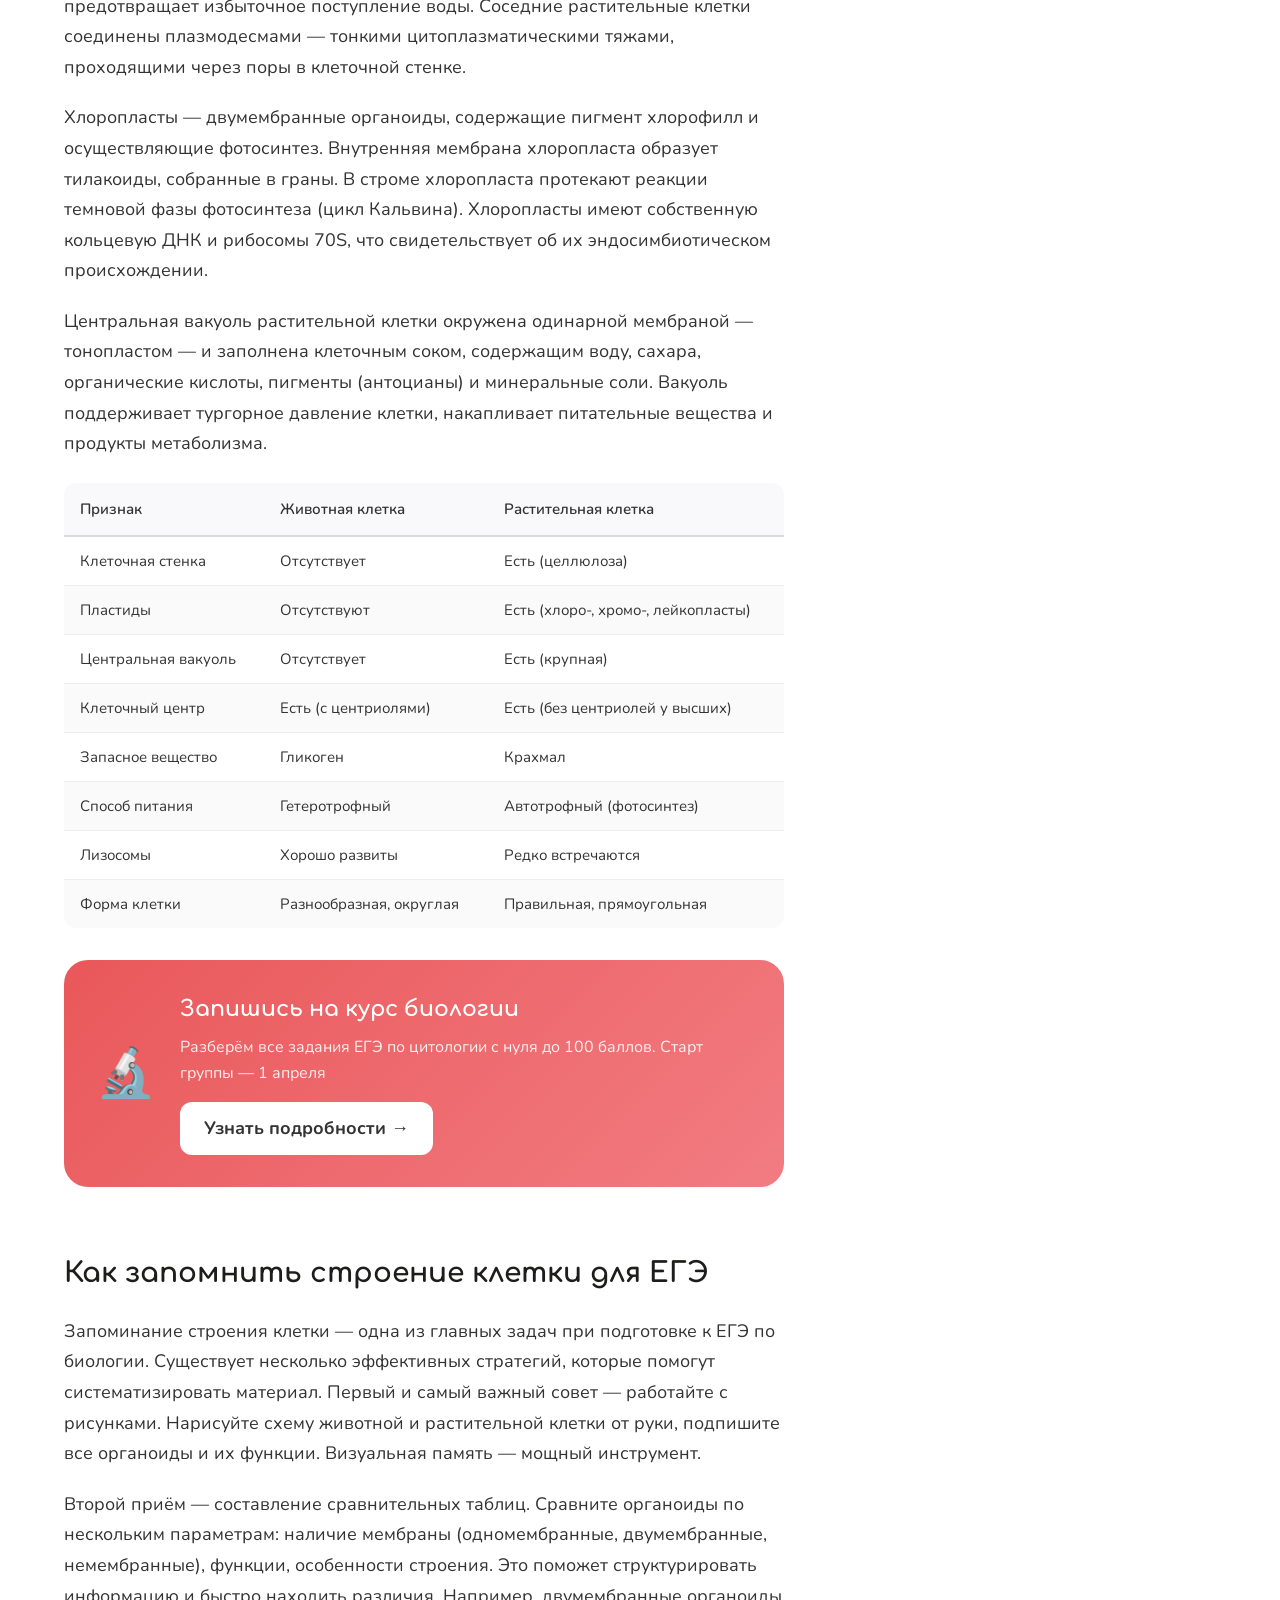
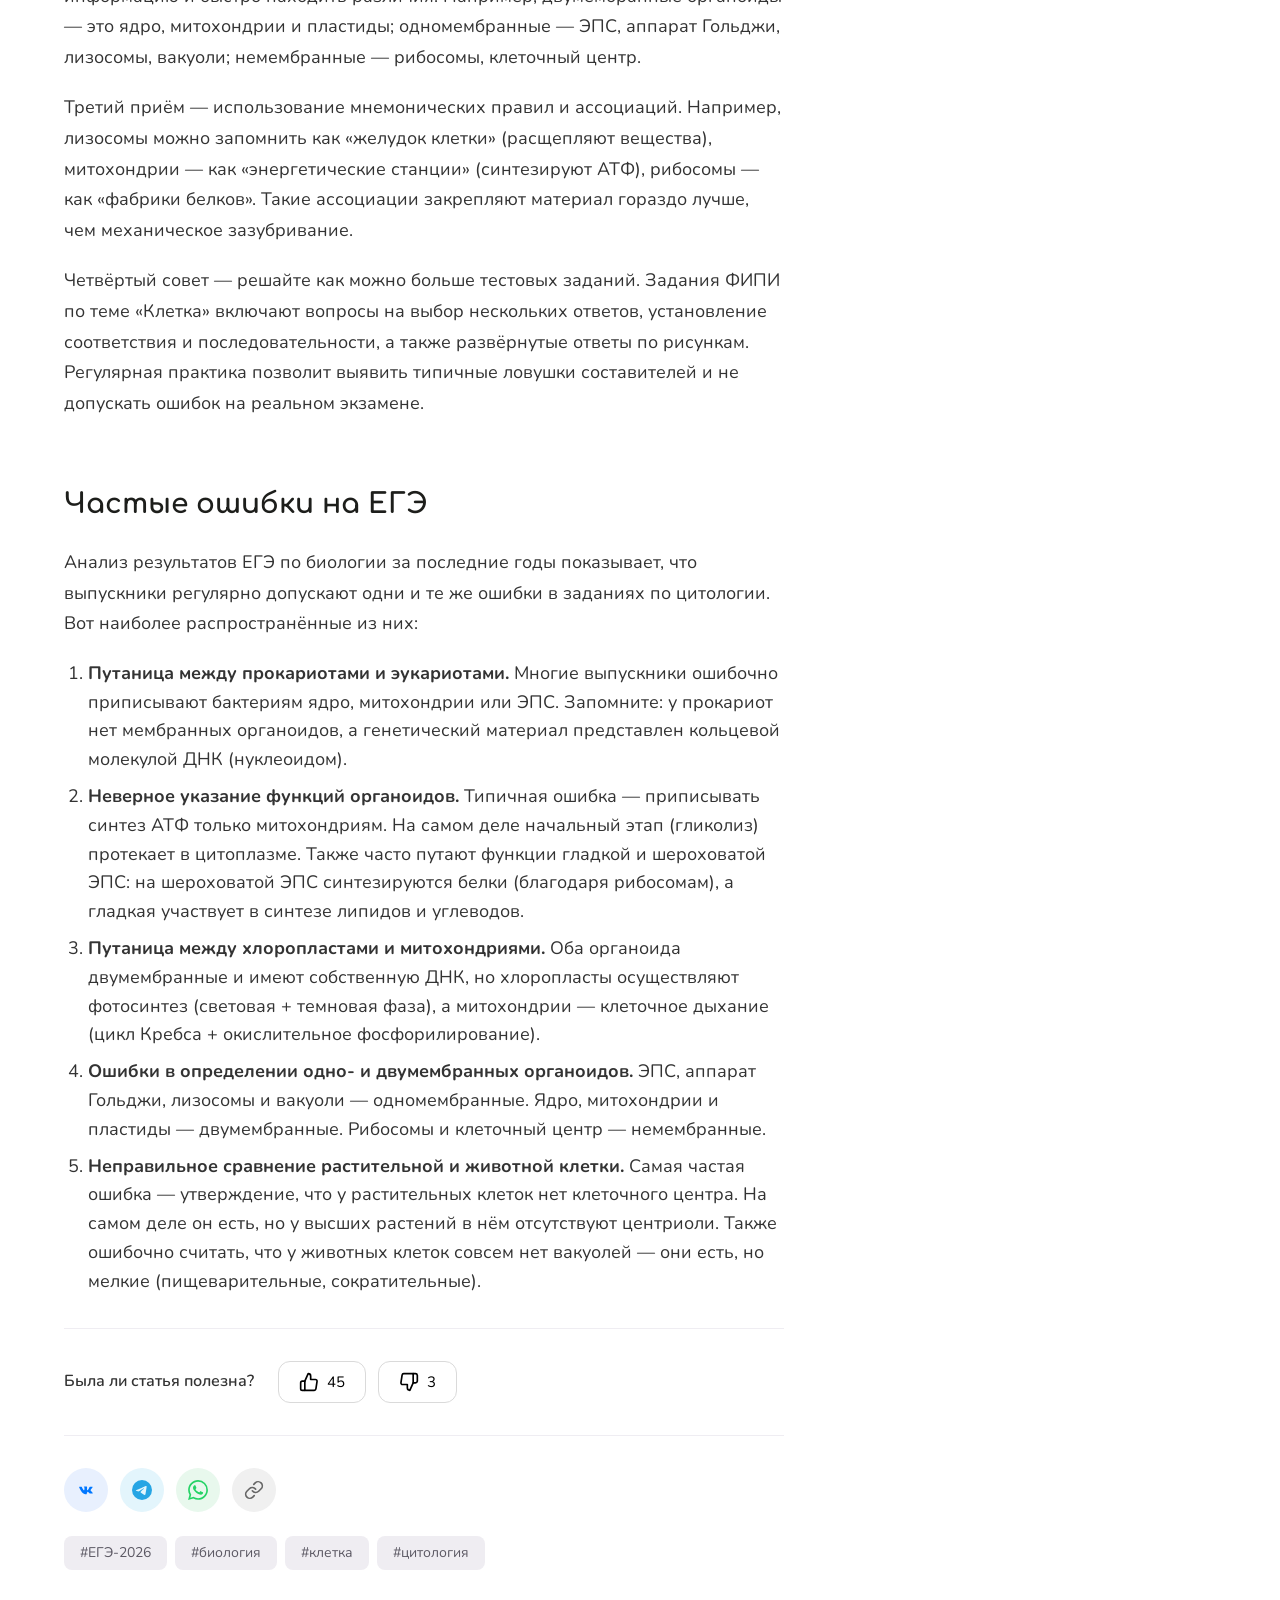
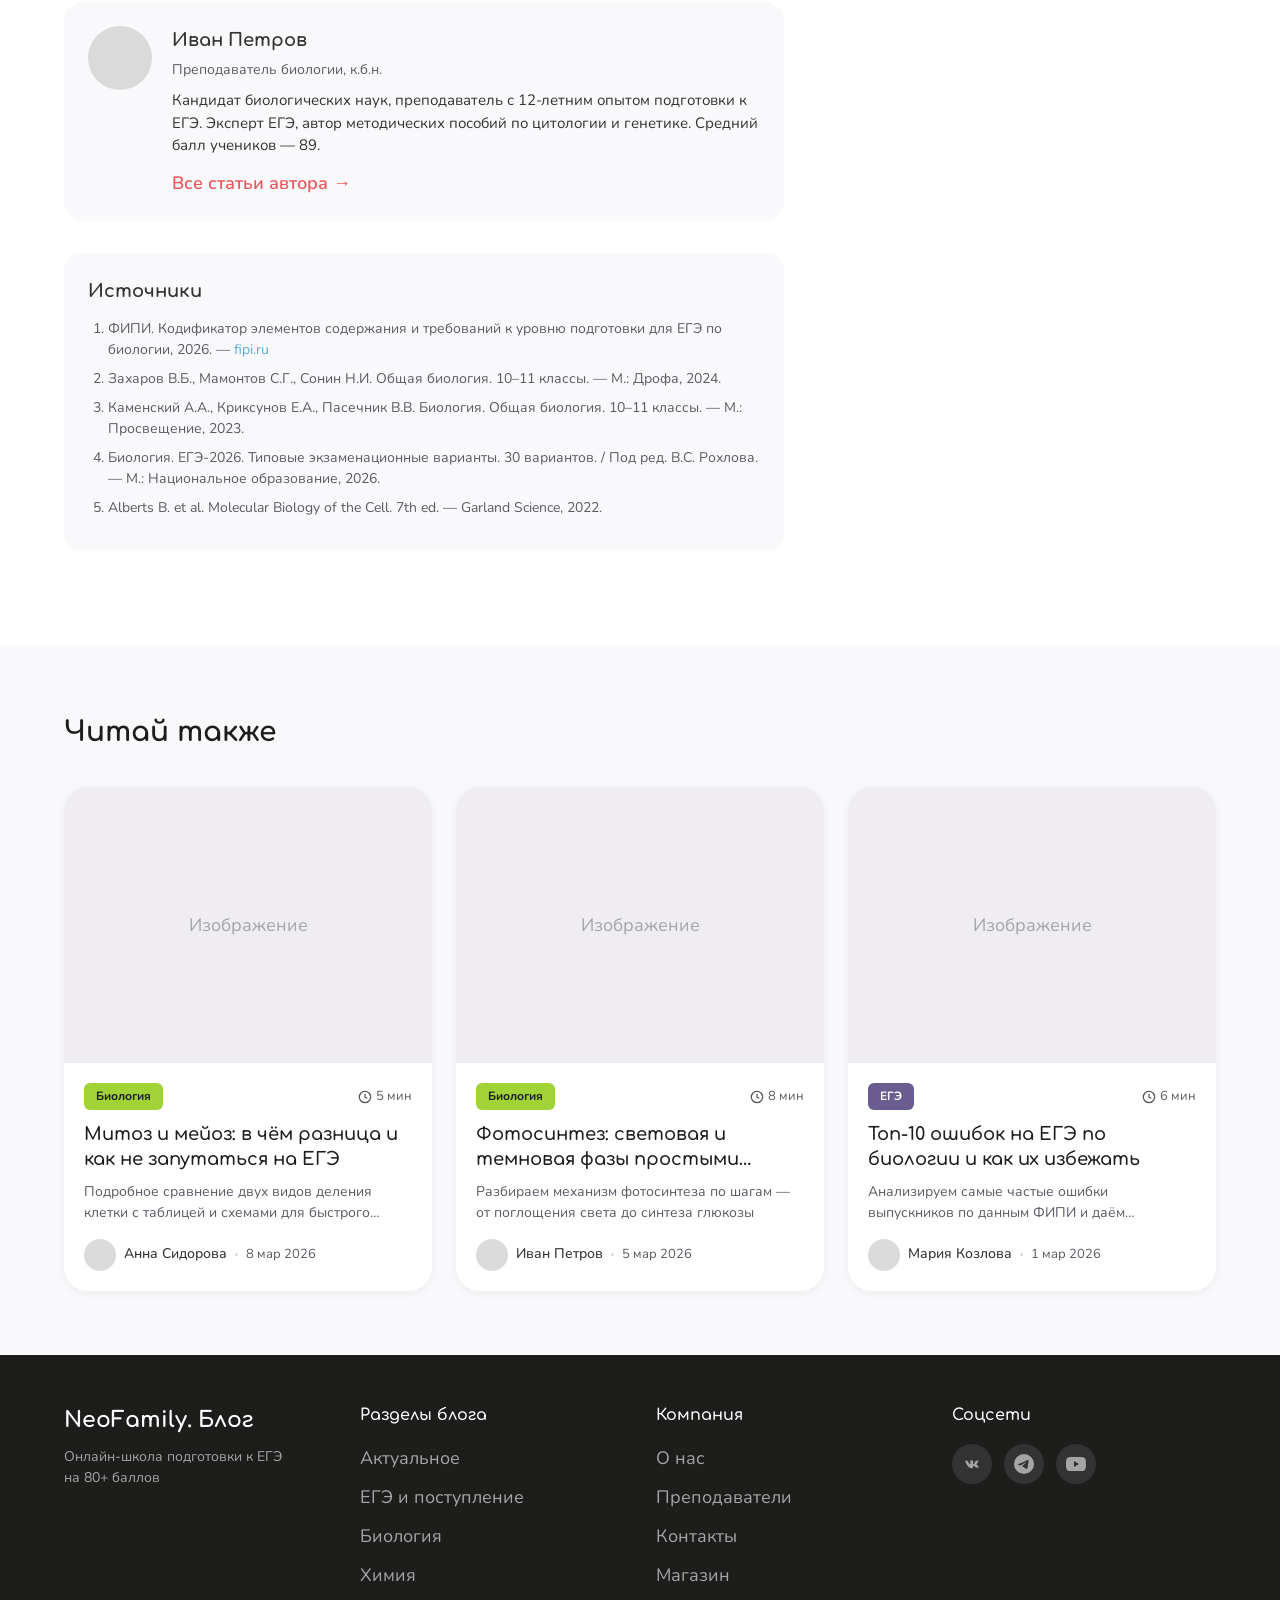
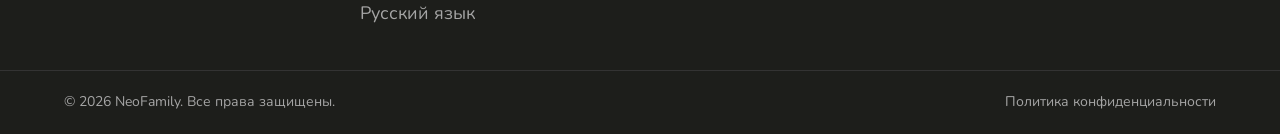
<file: prototype/article.html>
<!DOCTYPE html>
<html lang="ru">
<head>
  <meta charset="UTF-8">
  <meta name="viewport" content="width=device-width, initial-scale=1.0">
  <title>Строение клетки: полный разбор для ЕГЭ по биологии — NeoFamily. Блог</title>
  <link rel="preconnect" href="https://fonts.googleapis.com">
  <link rel="preconnect" href="https://fonts.gstatic.com" crossorigin>
  <link href="https://fonts.googleapis.com/css2?family=Comfortaa:wght@400;600;700&family=Nunito:ital,wght@0,400;0,500;0,600;0,700;1,400&display=swap" rel="stylesheet">
  <link rel="stylesheet" href="css/styles.css">
</head>
<body>

  <!-- ===== HEADER ===== -->
  <header class="site-header" id="siteHeader">
    <div class="header-top">
      <div class="container">
        <a href="/blog/" class="logo">
          <span class="logo-name">NeoFamily</span><span class="logo-suffix">. Блог</span>
        </a>
        <nav class="nav-right">
          <a href="#" class="nav-link">Банк заданий</a>
          <a href="#" class="nav-link">Магазин</a>
          <a href="#" class="btn-login">Войти</a>
          <button class="btn-search" aria-label="Поиск">
            <svg viewBox="0 0 24 24" fill="none" stroke="currentColor" stroke-width="2" stroke-linecap="round" stroke-linejoin="round"><circle cx="11" cy="11" r="8"/><line x1="21" y1="21" x2="16.65" y2="16.65"/></svg>
          </button>
        </nav>
      </div>
    </div>
    <div class="category-bar">
      <div class="container">
        <a href="#" class="cat-tab" data-cat="actual">Актуальное</a>
        <a href="#" class="cat-tab" data-cat="ege">ЕГЭ и поступление</a>
        <a href="#" class="cat-tab active" data-cat="bio">Биология</a>
        <a href="#" class="cat-tab" data-cat="chem">Химия</a>
        <a href="#" class="cat-tab" data-cat="rus">Русский язык</a>
      </div>
    </div>
  </header>

  <!-- ===== PROGRESS BAR ===== -->
  <div class="progress-bar" id="progressBar">
    <div class="progress-bar__fill" id="progressFill"></div>
  </div>

  <!-- ===== STICKY SHARE (left side, desktop > 1300px) ===== -->
  <aside class="sticky-share" aria-label="Поделиться статьёй">
    <button class="sticky-share__btn vk" aria-label="Поделиться ВКонтакте">
      <svg viewBox="0 0 24 24" fill="currentColor"><path d="M12.785 16.241s.288-.032.436-.194c.136-.148.132-.427.132-.427s-.02-1.304.587-1.496c.598-.188 1.368 1.259 2.183 1.815.616.42 1.084.328 1.084.328l2.175-.03s1.14-.07.6-.964c-.045-.073-.32-.662-1.644-1.872-1.386-1.268-1.2-1.063.468-3.256.717-.943 1.236-1.52 1.13-1.766-.1-.235-.73-.173-.73-.173l-2.45.015s-.182-.025-.316.056c-.132.079-.217.263-.217.263s-.39 1.038-.91 1.92c-1.098 1.867-1.537 1.965-1.717 1.849-.419-.271-.314-1.088-.314-1.668 0-1.812.275-2.568-.534-2.764-.27-.065-.467-.108-1.154-.115-.88-.009-1.624.003-2.046.209-.28.137-.497.442-.365.46.163.021.532.1.728.364.253.341.244 1.107.244 1.107s.145 2.133-.34 2.397c-.333.182-.789-.189-1.768-1.886-.502-.87-.882-1.833-.882-1.833s-.073-.18-.204-.276c-.158-.117-.38-.154-.38-.154l-2.327.015s-.35.01-.478.162c-.114.135-.009.414-.009.414s1.838 4.3 3.92 6.467c1.91 1.988 4.078 1.857 4.078 1.857h.983z"/></svg>
    </button>
    <button class="sticky-share__btn tg" aria-label="Поделиться в Telegram">
      <svg viewBox="0 0 24 24" fill="currentColor"><path d="M11.944 0A12 12 0 0 0 0 12a12 12 0 0 0 12 12 12 12 0 0 0 12-12A12 12 0 0 0 12 0a12 12 0 0 0-.056 0zm4.962 7.224c.1-.002.321.023.465.14a.506.506 0 0 1 .171.325c.016.093.036.306.02.472-.18 1.898-.962 6.502-1.36 8.627-.168.9-.499 1.201-.82 1.23-.696.065-1.225-.46-1.9-.902-1.056-.693-1.653-1.124-2.678-1.8-1.185-.78-.417-1.21.258-1.91.177-.184 3.247-2.977 3.307-3.23.007-.032.014-.15-.056-.212s-.174-.041-.249-.024c-.106.024-1.793 1.14-5.061 3.345-.479.33-.913.492-1.302.48-.428-.013-1.252-.242-1.865-.44-.752-.245-1.349-.374-1.297-.789.027-.216.325-.437.893-.663 3.498-1.524 5.83-2.529 6.998-3.014 3.332-1.386 4.025-1.627 4.476-1.635z"/></svg>
    </button>
    <button class="sticky-share__btn wa" aria-label="Поделиться в WhatsApp">
      <svg viewBox="0 0 24 24" fill="currentColor"><path d="M17.472 14.382c-.297-.149-1.758-.867-2.03-.967-.273-.099-.471-.148-.67.15-.197.297-.767.966-.94 1.164-.173.199-.347.223-.644.075-.297-.15-1.255-.463-2.39-1.475-.883-.788-1.48-1.761-1.653-2.059-.173-.297-.018-.458.13-.606.134-.133.298-.347.446-.52.149-.174.198-.298.298-.497.099-.198.05-.371-.025-.52-.075-.149-.669-1.612-.916-2.207-.242-.579-.487-.5-.669-.51-.173-.008-.371-.01-.57-.01-.198 0-.52.074-.792.372-.272.297-1.04 1.016-1.04 2.479 0 1.462 1.065 2.875 1.213 3.074.149.198 2.096 3.2 5.077 4.487.709.306 1.262.489 1.694.625.712.227 1.36.195 1.871.118.571-.085 1.758-.719 2.006-1.413.248-.694.248-1.289.173-1.413-.074-.124-.272-.198-.57-.347m-5.421 7.403h-.004a9.87 9.87 0 0 1-5.031-1.378l-.361-.214-3.741.982.998-3.648-.235-.374a9.86 9.86 0 0 1-1.51-5.26c.001-5.45 4.436-9.884 9.888-9.884 2.64 0 5.122 1.03 6.988 2.898a9.825 9.825 0 0 1 2.893 6.994c-.003 5.45-4.437 9.884-9.885 9.884m8.413-18.297A11.815 11.815 0 0 0 12.05 0C5.495 0 .16 5.335.157 11.892c0 2.096.547 4.142 1.588 5.945L.057 24l6.305-1.654a11.882 11.882 0 0 0 5.683 1.448h.005c6.554 0 11.89-5.335 11.893-11.893a11.821 11.821 0 0 0-3.48-8.413z"/></svg>
    </button>
    <button class="sticky-share__btn copy" aria-label="Копировать ссылку">
      <svg viewBox="0 0 24 24" fill="none" stroke="currentColor" stroke-width="2" stroke-linecap="round" stroke-linejoin="round"><path d="M10 13a5 5 0 0 0 7.54.54l3-3a5 5 0 0 0-7.07-7.07l-1.72 1.71"/><path d="M14 11a5 5 0 0 0-7.54-.54l-3 3a5 5 0 0 0 7.07 7.07l1.71-1.71"/></svg>
    </button>
  </aside>

  <main>
    <!-- ===== BREADCRUMBS ===== -->
    <nav class="breadcrumbs" aria-label="Навигация">
      <div class="container">
        <ul class="breadcrumbs-list">
          <li><a href="/blog/" class="breadcrumbs-link">Блог</a></li>
          <li><span class="breadcrumbs-sep">&gt;</span></li>
          <li><a href="/blog/biologiya/" class="breadcrumbs-link">Биология</a></li>
          <li><span class="breadcrumbs-sep">&gt;</span></li>
          <li><span class="breadcrumbs-current">Строение клетки</span></li>
        </ul>
      </div>
    </nav>

    <!-- ===== ARTICLE + SIDEBAR ===== -->
    <div class="container">
      <div class="article-layout">

        <!-- LEFT: Article -->
        <article class="article-main">

          <!-- Article Header -->
          <header class="article-header">
            <h1>Строение клетки: полный разбор для ЕГЭ по биологии</h1>

            <div class="article-meta">
              <div class="article-meta__avatar" aria-hidden="true"></div>
              <span class="article-meta__author">Иван Петров</span>
              <span class="article-meta__sep"></span>
              <span class="article-meta__text">10 мар 2026</span>
              <span class="article-meta__sep"></span>
              <span class="article-meta__text">Обновлено: 15 мар 2026</span>
              <span class="article-meta__sep"></span>
              <span class="article-meta__text">7 мин чтения</span>
              <span class="article-meta__sep"></span>
              <a href="/blog/biologiya/" class="article-meta__cat">Биология</a>
            </div>

            <div class="expert-badge">
              <svg viewBox="0 0 16 16" fill="currentColor"><path d="M13.854 3.646a.5.5 0 0 1 0 .708l-7 7a.5.5 0 0 1-.708 0l-3.5-3.5a.5.5 0 1 1 .708-.708L6.5 10.293l6.646-6.647a.5.5 0 0 1 .708 0z"/></svg>
              Проверено экспертом
            </div>
          </header>

          <!-- Article Body -->
          <div class="article-body">

            <!-- Вступление -->
            <p>Клетка — это фундаментальная единица жизни, которую изучают на уроках биологии с самых первых классов. Однако именно при подготовке к ЕГЭ выпускники сталкиваются с необходимостью глубоко разобраться в строении клетки, понять функции каждого органоида и научиться сравнивать клетки разных царств живых организмов. В этой статье мы последовательно разберём все ключевые темы, связанные со строением клетки, которые встречаются в заданиях ЕГЭ по биологии.</p>

            <p>Тема «Строение клетки» входит в раздел «Клетка как биологическая система» кодификатора ЕГЭ и охватывает значительную часть заданий первой и второй части экзамена. По статистике ФИПИ, именно в этом разделе выпускники допускают наибольшее количество ошибок, путая органоиды растительных и животных клеток, а также неверно указывая функции мембранных и немембранных структур. Давайте разберёмся в этой теме раз и навсегда.</p>

            <!-- H2: Что такое клетка -->
            <h2 id="section-what">Что такое клетка</h2>

            <p>Клетка — это элементарная структурная и функциональная единица всех живых организмов, обладающая собственным обменом веществ, способная к самостоятельному существованию, самовоспроизведению и развитию. Клеточная теория, сформулированная Маттиасом Шлейденом и Теодором Шванном в 1838–1839 годах и дополненная Рудольфом Вирховом, является одним из фундаментальных обобщений биологии.</p>

            <p>Согласно современной клеточной теории, все живые организмы состоят из клеток; клетка является наименьшей единицей живого; клетки образуются только путём деления предшествующих клеток; клетки всех организмов сходны по химическому составу, строению и функциям. Эти положения необходимо знать для ответа на задания первой части ЕГЭ, где они нередко проверяются в формате множественного выбора.</p>

            <p>Все клетки делят на два принципиально различных типа: прокариотические (безъядерные) и эукариотические (ядерные). К прокариотам относятся бактерии и археи, а к эукариотам — растения, животные, грибы и протисты. На ЕГЭ часто встречаются задания на сравнение прокариотических и эукариотических клеток, поэтому важно чётко понимать их отличия.</p>

            <!-- CTA Banner #1 -->
            <div class="cta-inline cta-inline--v1">
              <div class="cta-inline__img">🧬</div>
              <div class="cta-inline__body">
                <div class="cta-inline__title">Готовься к ЕГЭ по биологии с&nbsp;NeoFamily</div>
                <div class="cta-inline__sub">Курсы с опытными преподавателями, пробные экзамены и подробный разбор каждого задания</div>
                <a href="#" class="cta-inline__btn">Записаться &rarr;</a>
              </div>
            </div>

            <!-- H2: Строение животной клетки -->
            <h2 id="section-animal">Строение животной клетки</h2>

            <p>Животная клетка представляет собой эукариотическую клетку, которая отличается от растительной отсутствием клеточной стенки, пластид и центральной вакуоли. Снаружи животная клетка ограничена плазматической мембраной, или плазмалеммой, которая выполняет барьерную, транспортную, рецепторную и другие функции. Внутри клетки находится цитоплазма, в которой расположены различные органоиды.</p>

            <p>К основным органоидам животной клетки относятся: ядро с ядерной оболочкой, хроматином и ядрышком; эндоплазматическая сеть (гладкая и шероховатая); комплекс Гольджи; митохондрии; лизосомы; рибосомы; клеточный центр (центросома) с двумя центриолями. Каждый из этих органоидов выполняет строго определённые функции, и понимание этих функций критически важно для успешной сдачи ЕГЭ.</p>

            <p>Особенностью животной клетки является наличие клеточного центра с центриолями, которые играют ключевую роль в процессе деления клетки, формируя веретено деления. Также в животных клетках хорошо развиты лизосомы — мембранные пузырьки, содержащие гидролитические ферменты, способные расщеплять белки, жиры, углеводы и нуклеиновые кислоты.</p>

            <!-- Изображение-заглушка -->
            <figure class="article-img">
              <div class="article-img__placeholder">
                <svg viewBox="0 0 24 24" fill="none" stroke="currentColor" stroke-width="1.5"><rect x="3" y="3" width="18" height="18" rx="2"/><circle cx="8.5" cy="8.5" r="1.5"/><path d="m21 15-5-5L5 21"/></svg>
                Схема строения животной клетки
              </div>
              <figcaption class="article-img__caption">Рис. 1. Схема строения типичной животной клетки с основными органоидами</figcaption>
            </figure>

            <!-- H3: Клеточная мембрана -->
            <h3 id="section-membrane">Клеточная мембрана</h3>

            <p>Клеточная мембрана (плазматическая мембрана, плазмалемма) — это тонкая эластичная структура толщиной 7–10 нм, которая ограничивает клетку от внешней среды. Согласно жидкостно-мозаичной модели Сингера и Николсона (1972), мембрана состоит из двойного слоя фосфолипидов, в который встроены белки. Фосфолипиды расположены гидрофильными головками наружу, а гидрофобными хвостами — внутрь бислоя.</p>

            <p>Белки мембраны делятся на интегральные (пронизывающие всю толщу мембраны), полуинтегральные (погружённые в мембрану частично) и периферические (расположенные на поверхности). Мембранные белки выполняют транспортную (белки-каналы и белки-переносчики), рецепторную (распознавание сигнальных молекул), ферментативную и структурную функции.</p>

            <p>На поверхности мембраны животных клеток расположен гликокаликс — тонкий слой гликопротеинов и гликолипидов, который участвует в межклеточном узнавании и адгезии. Транспорт веществ через мембрану осуществляется пассивно (диффузия, осмос, облегчённая диффузия) и активно (с затратой АТФ, например, натрий-калиевый насос). Также клетка поглощает крупные частицы путём эндоцитоза (фагоцитоз и пиноцитоз) и выводит вещества путём экзоцитоза.</p>

            <!-- H3: Цитоплазма -->
            <h3 id="section-cytoplasm">Цитоплазма</h3>

            <p>Цитоплазма — это внутренняя среда клетки, расположенная между плазматической мембраной и ядром. Она состоит из гиалоплазмы (цитозоля), органоидов и включений. Гиалоплазма представляет собой коллоидный раствор, содержащий воду, ионы, аминокислоты, нуклеотиды, ферменты и другие молекулы. Она обеспечивает взаимосвязь всех клеточных структур.</p>

            <p>Важнейшим компонентом цитоплазмы является цитоскелет — система белковых нитей, включающая микротрубочки (из белка тубулина), микрофиламенты (из белка актина) и промежуточные филаменты. Цитоскелет поддерживает форму клетки, обеспечивает внутриклеточный транспорт, участвует в движении клетки и делении.</p>

            <p>Клеточные включения — это непостоянные компоненты цитоплазмы, которые представляют собой запасные питательные вещества (гликоген у животных, крахмал у растений), секреторные гранулы или продукты метаболизма. В отличие от органоидов, включения не имеют мембранной структуры и могут появляться и исчезать в зависимости от физиологического состояния клетки.</p>

            <!-- Blockquote -->
            <blockquote>
              <p>Клетка — элементарная единица строения и жизнедеятельности всех организмов, обладающая собственным обменом веществ, способная к самостоятельному существованию, самовоспроизведению и развитию.</p>
              <cite>— Из учебника по общей биологии, В.Б. Захаров, С.Г. Мамонтов</cite>
            </blockquote>

            <!-- H2: Строение растительной клетки -->
            <h2 id="section-plant">Строение растительной клетки</h2>

            <p>Растительная клетка обладает всеми органоидами, характерными для эукариотической клетки, но имеет ряд существенных отличий от животной. Главные особенности растительной клетки — это наличие жёсткой клеточной стенки из целлюлозы, пластид (хлоропластов, хромопластов, лейкопластов) и крупной центральной вакуоли, заполненной клеточным соком.</p>

            <p>Клеточная стенка растительной клетки располагается снаружи от плазматической мембраны и состоит преимущественно из целлюлозы (клетчатки). Она придаёт клетке определённую форму, защищает от механических повреждений и предотвращает избыточное поступление воды. Соседние растительные клетки соединены плазмодесмами — тонкими цитоплазматическими тяжами, проходящими через поры в клеточной стенке.</p>

            <p>Хлоропласты — двумембранные органоиды, содержащие пигмент хлорофилл и осуществляющие фотосинтез. Внутренняя мембрана хлоропласта образует тилакоиды, собранные в граны. В строме хлоропласта протекают реакции темновой фазы фотосинтеза (цикл Кальвина). Хлоропласты имеют собственную кольцевую ДНК и рибосомы 70S, что свидетельствует об их эндосимбиотическом происхождении.</p>

            <p>Центральная вакуоль растительной клетки окружена одинарной мембраной — тонопластом — и заполнена клеточным соком, содержащим воду, сахара, органические кислоты, пигменты (антоцианы) и минеральные соли. Вакуоль поддерживает тургорное давление клетки, накапливает питательные вещества и продукты метаболизма.</p>

            <!-- Таблица сравнения -->
            <table class="article-table">
              <thead>
                <tr>
                  <th>Признак</th>
                  <th>Животная клетка</th>
                  <th>Растительная клетка</th>
                </tr>
              </thead>
              <tbody>
                <tr>
                  <td>Клеточная стенка</td>
                  <td>Отсутствует</td>
                  <td>Есть (целлюлоза)</td>
                </tr>
                <tr>
                  <td>Пластиды</td>
                  <td>Отсутствуют</td>
                  <td>Есть (хлоро-, хромо-, лейкопласты)</td>
                </tr>
                <tr>
                  <td>Центральная вакуоль</td>
                  <td>Отсутствует</td>
                  <td>Есть (крупная)</td>
                </tr>
                <tr>
                  <td>Клеточный центр</td>
                  <td>Есть (с центриолями)</td>
                  <td>Есть (без центриолей у высших)</td>
                </tr>
                <tr>
                  <td>Запасное вещество</td>
                  <td>Гликоген</td>
                  <td>Крахмал</td>
                </tr>
                <tr>
                  <td>Способ питания</td>
                  <td>Гетеротрофный</td>
                  <td>Автотрофный (фотосинтез)</td>
                </tr>
                <tr>
                  <td>Лизосомы</td>
                  <td>Хорошо развиты</td>
                  <td>Редко встречаются</td>
                </tr>
                <tr>
                  <td>Форма клетки</td>
                  <td>Разнообразная, округлая</td>
                  <td>Правильная, прямоугольная</td>
                </tr>
              </tbody>
            </table>

            <!-- CTA Banner #2 -->
            <div class="cta-inline cta-inline--v2">
              <div class="cta-inline__img">🔬</div>
              <div class="cta-inline__body">
                <div class="cta-inline__title">Запишись на курс биологии</div>
                <div class="cta-inline__sub">Разберём все задания ЕГЭ по цитологии с нуля до 100 баллов. Старт группы — 1 апреля</div>
                <a href="#" class="cta-inline__btn">Узнать подробности &rarr;</a>
              </div>
            </div>

            <!-- H2: Как запомнить -->
            <h2 id="section-memorize">Как запомнить строение клетки для ЕГЭ</h2>

            <p>Запоминание строения клетки — одна из главных задач при подготовке к ЕГЭ по биологии. Существует несколько эффективных стратегий, которые помогут систематизировать материал. Первый и самый важный совет — работайте с рисунками. Нарисуйте схему животной и растительной клетки от руки, подпишите все органоиды и их функции. Визуальная память — мощный инструмент.</p>

            <p>Второй приём — составление сравнительных таблиц. Сравните органоиды по нескольким параметрам: наличие мембраны (одномембранные, двумембранные, немембранные), функции, особенности строения. Это поможет структурировать информацию и быстро находить различия. Например, двумембранные органоиды — это ядро, митохондрии и пластиды; одномембранные — ЭПС, аппарат Гольджи, лизосомы, вакуоли; немембранные — рибосомы, клеточный центр.</p>

            <p>Третий приём — использование мнемонических правил и ассоциаций. Например, лизосомы можно запомнить как «желудок клетки» (расщепляют вещества), митохондрии — как «энергетические станции» (синтезируют АТФ), рибосомы — как «фабрики белков». Такие ассоциации закрепляют материал гораздо лучше, чем механическое зазубривание.</p>

            <p>Четвёртый совет — решайте как можно больше тестовых заданий. Задания ФИПИ по теме «Клетка» включают вопросы на выбор нескольких ответов, установление соответствия и последовательности, а также развёрнутые ответы по рисункам. Регулярная практика позволит выявить типичные ловушки составителей и не допускать ошибок на реальном экзамене.</p>

            <!-- H2: Частые ошибки -->
            <h2 id="section-mistakes">Частые ошибки на ЕГЭ</h2>

            <p>Анализ результатов ЕГЭ по биологии за последние годы показывает, что выпускники регулярно допускают одни и те же ошибки в заданиях по цитологии. Вот наиболее распространённые из них:</p>

            <ol>
              <li><strong>Путаница между прокариотами и эукариотами.</strong> Многие выпускники ошибочно приписывают бактериям ядро, митохондрии или ЭПС. Запомните: у прокариот нет мембранных органоидов, а генетический материал представлен кольцевой молекулой ДНК (нуклеоидом).</li>
              <li><strong>Неверное указание функций органоидов.</strong> Типичная ошибка — приписывать синтез АТФ только митохондриям. На самом деле начальный этап (гликолиз) протекает в цитоплазме. Также часто путают функции гладкой и шероховатой ЭПС: на шероховатой ЭПС синтезируются белки (благодаря рибосомам), а гладкая участвует в синтезе липидов и углеводов.</li>
              <li><strong>Путаница между хлоропластами и митохондриями.</strong> Оба органоида двумембранные и имеют собственную ДНК, но хлоропласты осуществляют фотосинтез (световая + темновая фаза), а митохондрии — клеточное дыхание (цикл Кребса + окислительное фосфорилирование).</li>
              <li><strong>Ошибки в определении одно- и двумембранных органоидов.</strong> ЭПС, аппарат Гольджи, лизосомы и вакуоли — одномембранные. Ядро, митохондрии и пластиды — двумембранные. Рибосомы и клеточный центр — немембранные.</li>
              <li><strong>Неправильное сравнение растительной и животной клетки.</strong> Самая частая ошибка — утверждение, что у растительных клеток нет клеточного центра. На самом деле он есть, но у высших растений в нём отсутствуют центриоли. Также ошибочно считать, что у животных клеток совсем нет вакуолей — они есть, но мелкие (пищеварительные, сократительные).</li>
            </ol>

          </div>
          <!-- / article-body -->

          <!-- Rating Block -->
          <section class="rating-block">
            <div class="rating-block__label">Была ли статья полезна?</div>
            <div class="rating-block__buttons">
              <button class="rating-btn" aria-label="Полезно">
                <svg viewBox="0 0 24 24" fill="none" stroke="currentColor" stroke-width="2" stroke-linecap="round" stroke-linejoin="round"><path d="M14 9V5a3 3 0 0 0-3-3l-4 9v11h11.28a2 2 0 0 0 2-1.7l1.38-9a2 2 0 0 0-2-2.3H14z"/><path d="M7 22H4a2 2 0 0 1-2-2v-7a2 2 0 0 1 2-2h3"/></svg>
                <span>45</span>
              </button>
              <button class="rating-btn" aria-label="Не полезно">
                <svg viewBox="0 0 24 24" fill="none" stroke="currentColor" stroke-width="2" stroke-linecap="round" stroke-linejoin="round"><path d="M10 15v4a3 3 0 0 0 3 3l4-9V2H5.72a2 2 0 0 0-2 1.7l-1.38 9a2 2 0 0 0 2 2.3H10z"/><path d="M17 2h2.67A2.31 2.31 0 0 1 22 4v7a2.31 2.31 0 0 1-2.33 2H17"/></svg>
                <span>3</span>
              </button>
            </div>
          </section>

          <!-- Share Buttons -->
          <div class="share-row">
            <button class="share-btn vk" aria-label="VK">
              <svg viewBox="0 0 24 24" fill="currentColor"><path d="M12.785 16.241s.288-.032.436-.194c.136-.148.132-.427.132-.427s-.02-1.304.587-1.496c.598-.188 1.368 1.259 2.183 1.815.616.42 1.084.328 1.084.328l2.175-.03s1.14-.07.6-.964c-.045-.073-.32-.662-1.644-1.872-1.386-1.268-1.2-1.063.468-3.256.717-.943 1.236-1.52 1.13-1.766-.1-.235-.73-.173-.73-.173l-2.45.015s-.182-.025-.316.056c-.132.079-.217.263-.217.263s-.39 1.038-.91 1.92c-1.098 1.867-1.537 1.965-1.717 1.849-.419-.271-.314-1.088-.314-1.668 0-1.812.275-2.568-.534-2.764-.27-.065-.467-.108-1.154-.115-.88-.009-1.624.003-2.046.209-.28.137-.497.442-.365.46.163.021.532.1.728.364.253.341.244 1.107.244 1.107s.145 2.133-.34 2.397c-.333.182-.789-.189-1.768-1.886-.502-.87-.882-1.833-.882-1.833s-.073-.18-.204-.276c-.158-.117-.38-.154-.38-.154l-2.327.015s-.35.01-.478.162c-.114.135-.009.414-.009.414s1.838 4.3 3.92 6.467c1.91 1.988 4.078 1.857 4.078 1.857h.983z"/></svg>
            </button>
            <button class="share-btn tg" aria-label="Telegram">
              <svg viewBox="0 0 24 24" fill="currentColor"><path d="M11.944 0A12 12 0 0 0 0 12a12 12 0 0 0 12 12 12 12 0 0 0 12-12A12 12 0 0 0 12 0a12 12 0 0 0-.056 0zm4.962 7.224c.1-.002.321.023.465.14a.506.506 0 0 1 .171.325c.016.093.036.306.02.472-.18 1.898-.962 6.502-1.36 8.627-.168.9-.499 1.201-.82 1.23-.696.065-1.225-.46-1.9-.902-1.056-.693-1.653-1.124-2.678-1.8-1.185-.78-.417-1.21.258-1.91.177-.184 3.247-2.977 3.307-3.23.007-.032.014-.15-.056-.212s-.174-.041-.249-.024c-.106.024-1.793 1.14-5.061 3.345-.479.33-.913.492-1.302.48-.428-.013-1.252-.242-1.865-.44-.752-.245-1.349-.374-1.297-.789.027-.216.325-.437.893-.663 3.498-1.524 5.83-2.529 6.998-3.014 3.332-1.386 4.025-1.627 4.476-1.635z"/></svg>
            </button>
            <button class="share-btn wa" aria-label="WhatsApp">
              <svg viewBox="0 0 24 24" fill="currentColor"><path d="M17.472 14.382c-.297-.149-1.758-.867-2.03-.967-.273-.099-.471-.148-.67.15-.197.297-.767.966-.94 1.164-.173.199-.347.223-.644.075-.297-.15-1.255-.463-2.39-1.475-.883-.788-1.48-1.761-1.653-2.059-.173-.297-.018-.458.13-.606.134-.133.298-.347.446-.52.149-.174.198-.298.298-.497.099-.198.05-.371-.025-.52-.075-.149-.669-1.612-.916-2.207-.242-.579-.487-.5-.669-.51-.173-.008-.371-.01-.57-.01-.198 0-.52.074-.792.372-.272.297-1.04 1.016-1.04 2.479 0 1.462 1.065 2.875 1.213 3.074.149.198 2.096 3.2 5.077 4.487.709.306 1.262.489 1.694.625.712.227 1.36.195 1.871.118.571-.085 1.758-.719 2.006-1.413.248-.694.248-1.289.173-1.413-.074-.124-.272-.198-.57-.347m-5.421 7.403h-.004a9.87 9.87 0 0 1-5.031-1.378l-.361-.214-3.741.982.998-3.648-.235-.374a9.86 9.86 0 0 1-1.51-5.26c.001-5.45 4.436-9.884 9.888-9.884 2.64 0 5.122 1.03 6.988 2.898a9.825 9.825 0 0 1 2.893 6.994c-.003 5.45-4.437 9.884-9.885 9.884m8.413-18.297A11.815 11.815 0 0 0 12.05 0C5.495 0 .16 5.335.157 11.892c0 2.096.547 4.142 1.588 5.945L.057 24l6.305-1.654a11.882 11.882 0 0 0 5.683 1.448h.005c6.554 0 11.89-5.335 11.893-11.893a11.821 11.821 0 0 0-3.48-8.413z"/></svg>
            </button>
            <button class="share-btn copy" aria-label="Копировать ссылку">
              <svg viewBox="0 0 24 24" fill="none" stroke="currentColor" stroke-width="2" stroke-linecap="round" stroke-linejoin="round"><path d="M10 13a5 5 0 0 0 7.54.54l3-3a5 5 0 0 0-7.07-7.07l-1.72 1.71"/><path d="M14 11a5 5 0 0 0-7.54-.54l-3 3a5 5 0 0 0 7.07 7.07l1.71-1.71"/></svg>
            </button>
          </div>

          <!-- Tags -->
          <div class="article-tags">
            <a href="#" class="article-tag">#ЕГЭ-2026</a>
            <a href="#" class="article-tag">#биология</a>
            <a href="#" class="article-tag">#клетка</a>
            <a href="#" class="article-tag">#цитология</a>
          </div>

          <!-- Author Block -->
          <div class="author-block">
            <div class="author-block__photo" aria-hidden="true"></div>
            <div class="author-block__info">
              <div class="author-block__name">Иван Петров</div>
              <div class="author-block__role">Преподаватель биологии, к.б.н.</div>
              <div class="author-block__bio">Кандидат биологических наук, преподаватель с 12-летним опытом подготовки к ЕГЭ. Эксперт ЕГЭ, автор методических пособий по цитологии и генетике. Средний балл учеников — 89.</div>
              <a href="#" class="author-block__link">Все статьи автора &rarr;</a>
            </div>
          </div>

          <!-- Sources -->
          <section class="sources">
            <div class="sources__title">Источники</div>
            <ol class="sources__list">
              <li>ФИПИ. Кодификатор элементов содержания и требований к уровню подготовки для ЕГЭ по биологии, 2026. — <a href="#">fipi.ru</a></li>
              <li>Захаров В.Б., Мамонтов С.Г., Сонин Н.И. Общая биология. 10–11 классы. — М.: Дрофа, 2024.</li>
              <li>Каменский А.А., Криксунов Е.А., Пасечник В.В. Биология. Общая биология. 10–11 классы. — М.: Просвещение, 2023.</li>
              <li>Биология. ЕГЭ-2026. Типовые экзаменационные варианты. 30 вариантов. / Под ред. В.С. Рохлова. — М.: Национальное образование, 2026.</li>
              <li>Alberts B. et al. Molecular Biology of the Cell. 7th ed. — Garland Science, 2022.</li>
            </ol>
          </section>

        </article>

        <!-- RIGHT: Sidebar -->
        <aside class="article-sidebar">
          <div class="sidebar-sticky">

            <!-- TOC -->
            <nav class="toc" aria-label="Оглавление">
              <div class="toc__header" id="tocHeader">
                <span class="toc__title">Содержание</span>
                <button class="toc__toggle" id="tocToggle" aria-label="Свернуть оглавление">
                  <svg viewBox="0 0 24 24" fill="none" stroke="currentColor" stroke-width="2" stroke-linecap="round" stroke-linejoin="round"><polyline points="18 15 12 9 6 15"/></svg>
                </button>
              </div>
              <ul class="toc__list" id="tocList">
                <li class="toc__item active" data-target="section-what"><a href="#section-what">Что такое клетка</a></li>
                <li class="toc__item" data-target="section-animal"><a href="#section-animal">Строение животной клетки</a></li>
                <li class="toc__item" data-target="section-membrane"><a href="#section-membrane">Клеточная мембрана</a></li>
                <li class="toc__item" data-target="section-cytoplasm"><a href="#section-cytoplasm">Цитоплазма</a></li>
                <li class="toc__item" data-target="section-plant"><a href="#section-plant">Строение растительной клетки</a></li>
                <li class="toc__item" data-target="section-memorize"><a href="#section-memorize">Как запомнить для ЕГЭ</a></li>
                <li class="toc__item" data-target="section-mistakes"><a href="#section-mistakes">Частые ошибки на ЕГЭ</a></li>
              </ul>
            </nav>

            <!-- CTA Widget -->
            <div class="cta-widget">
              <div class="cta-widget__title">Запишись на курс биологии</div>
              <div class="cta-widget__text">Подготовка к ЕГЭ с нуля до 90+ баллов. Опытные преподаватели, пробные экзамены, подробный разбор.</div>
              <a href="#" class="cta-widget__btn">Записаться на курс</a>
            </div>

            <!-- Popular -->
            <div class="popular">
              <div class="popular__title">Популярное в Биологии</div>
              <div class="popular__item">
                <span class="popular__num">1</span>
                <a href="#" class="popular__link">Митоз и мейоз: сравнительная таблица для ЕГЭ</a>
              </div>
              <div class="popular__item">
                <span class="popular__num">2</span>
                <a href="#" class="popular__link">Фотосинтез: световая и темновая фазы простыми словами</a>
              </div>
              <div class="popular__item">
                <span class="popular__num">3</span>
                <a href="#" class="popular__link">Генетика: задачи на моно- и дигибридное скрещивание</a>
              </div>
              <div class="popular__item">
                <span class="popular__num">4</span>
                <a href="#" class="popular__link">Эволюция: движущие силы и доказательства</a>
              </div>
              <div class="popular__item">
                <span class="popular__num">5</span>
                <a href="#" class="popular__link">Нервная система человека: строение и функции</a>
              </div>
            </div>

          </div>
        </aside>

      </div>
    </div>

    <!-- ===== RELATED SECTION ===== -->
    <section class="related-section">
      <div class="container">
        <h2>Читай также</h2>
        <div class="related-grid">

          <!-- Card 1 -->
          <a href="#" class="card">
            <div class="card-image">Изображение</div>
            <div class="card-body">
              <div class="card-top-row">
                <span class="category-badge" data-cat="bio">Биология</span>
                <span class="read-time">
                  <svg viewBox="0 0 16 16" fill="none" stroke="currentColor" stroke-width="1.5"><circle cx="8" cy="8" r="6.5"/><path d="M8 4.5V8l2.5 1.5"/></svg>
                  5 мин
                </span>
              </div>
              <div class="card-title">Митоз и мейоз: в чём разница и как не запутаться на ЕГЭ</div>
              <div class="card-desc">Подробное сравнение двух видов деления клетки с таблицей и схемами для быстрого запоминания</div>
              <div class="card-author">
                <div class="author-avatar"></div>
                <span class="author-name">Анна Сидорова</span>
                <span class="card-dot"></span>
                <span class="card-date">8 мар 2026</span>
              </div>
            </div>
          </a>

          <!-- Card 2 -->
          <a href="#" class="card">
            <div class="card-image">Изображение</div>
            <div class="card-body">
              <div class="card-top-row">
                <span class="category-badge" data-cat="bio">Биология</span>
                <span class="read-time">
                  <svg viewBox="0 0 16 16" fill="none" stroke="currentColor" stroke-width="1.5"><circle cx="8" cy="8" r="6.5"/><path d="M8 4.5V8l2.5 1.5"/></svg>
                  8 мин
                </span>
              </div>
              <div class="card-title">Фотосинтез: световая и темновая фазы простыми словами</div>
              <div class="card-desc">Разбираем механизм фотосинтеза по шагам — от поглощения света до синтеза глюкозы</div>
              <div class="card-author">
                <div class="author-avatar"></div>
                <span class="author-name">Иван Петров</span>
                <span class="card-dot"></span>
                <span class="card-date">5 мар 2026</span>
              </div>
            </div>
          </a>

          <!-- Card 3 -->
          <a href="#" class="card">
            <div class="card-image">Изображение</div>
            <div class="card-body">
              <div class="card-top-row">
                <span class="category-badge" data-cat="ege">ЕГЭ</span>
                <span class="read-time">
                  <svg viewBox="0 0 16 16" fill="none" stroke="currentColor" stroke-width="1.5"><circle cx="8" cy="8" r="6.5"/><path d="M8 4.5V8l2.5 1.5"/></svg>
                  6 мин
                </span>
              </div>
              <div class="card-title">Топ-10 ошибок на ЕГЭ по биологии и как их избежать</div>
              <div class="card-desc">Анализируем самые частые ошибки выпускников по данным ФИПИ и даём конкретные рекомендации</div>
              <div class="card-author">
                <div class="author-avatar"></div>
                <span class="author-name">Мария Козлова</span>
                <span class="card-dot"></span>
                <span class="card-date">1 мар 2026</span>
              </div>
            </div>
          </a>

        </div>
      </div>
    </section>

  </main>

  <!-- ===== FOOTER ===== -->
  <footer class="site-footer">
    <div class="footer-main">
      <div class="container">
        <div class="footer-col">
          <div class="footer-logo">NeoFamily. Блог</div>
          <p class="footer-desc">Онлайн-школа подготовки к ЕГЭ<br>на 80+ баллов</p>
        </div>
        <div class="footer-col">
          <h4>Разделы блога</h4>
          <ul>
            <li><a href="#">Актуальное</a></li>
            <li><a href="#">ЕГЭ и поступление</a></li>
            <li><a href="#">Биология</a></li>
            <li><a href="#">Химия</a></li>
            <li><a href="#">Русский язык</a></li>
          </ul>
        </div>
        <div class="footer-col">
          <h4>Компания</h4>
          <ul>
            <li><a href="#">О нас</a></li>
            <li><a href="#">Преподаватели</a></li>
            <li><a href="#">Контакты</a></li>
            <li><a href="#">Магазин</a></li>
          </ul>
        </div>
        <div class="footer-col">
          <h4>Соцсети</h4>
          <div class="social-icons">
            <a href="#" class="social-icon vk" aria-label="VKontakte">
              <svg viewBox="0 0 24 24"><path d="M12.785 16.241s.288-.032.436-.194c.136-.148.132-.427.132-.427s-.02-1.304.587-1.496c.598-.188 1.368 1.259 2.183 1.815.616.42 1.084.328 1.084.328l2.175-.03s1.14-.07.6-.964c-.045-.073-.32-.662-1.644-1.872-1.386-1.268-1.2-1.063.468-3.256.717-.943 1.236-1.52 1.13-1.766-.1-.235-.73-.173-.73-.173l-2.45.015s-.182-.025-.316.056c-.132.079-.217.263-.217.263s-.39 1.038-.91 1.92c-1.098 1.867-1.537 1.965-1.717 1.849-.419-.271-.314-1.088-.314-1.668 0-1.812.275-2.568-.534-2.764-.27-.065-.467-.108-1.154-.115-.88-.009-1.624.003-2.046.209-.28.137-.497.442-.365.46.163.021.532.1.728.364.253.341.244 1.107.244 1.107s.145 2.133-.34 2.397c-.333.182-.789-.189-1.768-1.886-.502-.87-.882-1.833-.882-1.833s-.073-.18-.204-.276c-.158-.117-.38-.154-.38-.154l-2.327.015s-.35.01-.478.162c-.114.135-.009.414-.009.414s1.838 4.3 3.92 6.467c1.91 1.988 4.078 1.857 4.078 1.857h.983z"/></svg>
            </a>
            <a href="#" class="social-icon tg" aria-label="Telegram">
              <svg viewBox="0 0 24 24"><path d="M11.944 0A12 12 0 0 0 0 12a12 12 0 0 0 12 12 12 12 0 0 0 12-12A12 12 0 0 0 12 0a12 12 0 0 0-.056 0zm4.962 7.224c.1-.002.321.023.465.14a.506.506 0 0 1 .171.325c.016.093.036.306.02.472-.18 1.898-.962 6.502-1.36 8.627-.168.9-.499 1.201-.82 1.23-.696.065-1.225-.46-1.9-.902-1.056-.693-1.653-1.124-2.678-1.8-1.185-.78-.417-1.21.258-1.91.177-.184 3.247-2.977 3.307-3.23.007-.032.014-.15-.056-.212s-.174-.041-.249-.024c-.106.024-1.793 1.14-5.061 3.345-.479.33-.913.492-1.302.48-.428-.013-1.252-.242-1.865-.44-.752-.245-1.349-.374-1.297-.789.027-.216.325-.437.893-.663 3.498-1.524 5.83-2.529 6.998-3.014 3.332-1.386 4.025-1.627 4.476-1.635z"/></svg>
            </a>
            <a href="#" class="social-icon yt" aria-label="YouTube">
              <svg viewBox="0 0 24 24"><path d="M23.498 6.186a3.016 3.016 0 0 0-2.122-2.136C19.505 3.545 12 3.545 12 3.545s-7.505 0-9.377.505A3.017 3.017 0 0 0 .502 6.186C0 8.07 0 12 0 12s0 3.93.502 5.814a3.016 3.016 0 0 0 2.122 2.136c1.871.505 9.376.505 9.376.505s7.505 0 9.377-.505a3.015 3.015 0 0 0 2.122-2.136C24 15.93 24 12 24 12s0-3.93-.502-5.814zM9.545 15.568V8.432L15.818 12l-6.273 3.568z"/></svg>
            </a>
          </div>
        </div>
      </div>
    </div>
    <hr class="footer-divider">
    <div class="footer-bottom">
      <div class="container">
        <span>&copy; 2026 NeoFamily. Все права защищены.</span>
        <a href="#">Политика конфиденциальности</a>
      </div>
    </div>
  </footer>

  <!-- ===== JAVASCRIPT ===== -->
  <script>
    // --- Progress bar ---
    (function() {
      const fill = document.getElementById('progressFill');
      const article = document.querySelector('.article-body');

      function updateProgress() {
        if (!article) return;
        const rect = article.getBoundingClientRect();
        const articleTop = rect.top + window.scrollY;
        const articleHeight = rect.height;
        const windowHeight = window.innerHeight;
        const scrolled = window.scrollY - articleTop + windowHeight * 0.3;
        const progress = Math.min(Math.max(scrolled / articleHeight * 100, 0), 100);
        fill.style.width = progress + '%';
      }

      window.addEventListener('scroll', updateProgress, { passive: true });
      updateProgress();
    })();

    // --- Header shadow on scroll ---
    (function() {
      const header = document.getElementById('siteHeader');
      window.addEventListener('scroll', function() {
        if (window.scrollY > 10) {
          header.classList.add('scrolled');
        } else {
          header.classList.remove('scrolled');
        }
      }, { passive: true });
    })();

    // --- TOC toggle ---
    (function() {
      const header = document.getElementById('tocHeader');
      const toggle = document.getElementById('tocToggle');
      const list = document.getElementById('tocList');

      // Set initial max-height for smooth animation
      list.style.maxHeight = list.scrollHeight + 'px';
      list.style.opacity = '1';

      header.addEventListener('click', function() {
        const isCollapsed = list.classList.contains('collapsed');
        if (isCollapsed) {
          list.classList.remove('collapsed');
          list.style.maxHeight = list.scrollHeight + 'px';
          list.style.opacity = '1';
          toggle.classList.remove('collapsed');
        } else {
          list.classList.add('collapsed');
          toggle.classList.add('collapsed');
        }
      });
    })();

    // --- TOC active item on scroll (IntersectionObserver) ---
    (function() {
      const tocItems = document.querySelectorAll('.toc__item');
      const sections = [];

      tocItems.forEach(function(item) {
        const targetId = item.getAttribute('data-target');
        const section = document.getElementById(targetId);
        if (section) sections.push({ id: targetId, el: section, tocItem: item });
      });

      if (!sections.length) return;

      const observer = new IntersectionObserver(function(entries) {
        entries.forEach(function(entry) {
          if (entry.isIntersecting) {
            const id = entry.target.id;
            tocItems.forEach(function(item) {
              item.classList.remove('active');
            });
            sections.forEach(function(s) {
              if (s.id === id) {
                s.tocItem.classList.add('active');
              }
            });
          }
        });
      }, {
        rootMargin: '-20% 0px -60% 0px',
        threshold: 0
      });

      sections.forEach(function(s) {
        observer.observe(s.el);
      });
    })();

    // --- Copy link button ---
    document.querySelectorAll('.copy, [aria-label="Копировать ссылку"]').forEach(function(btn) {
      btn.addEventListener('click', function() {
        navigator.clipboard.writeText(window.location.href).then(function() {
          btn.title = 'Скопировано!';
          setTimeout(function() { btn.title = ''; }, 2000);
        });
      });
    });
  </script>

</body>
</html>
</file>
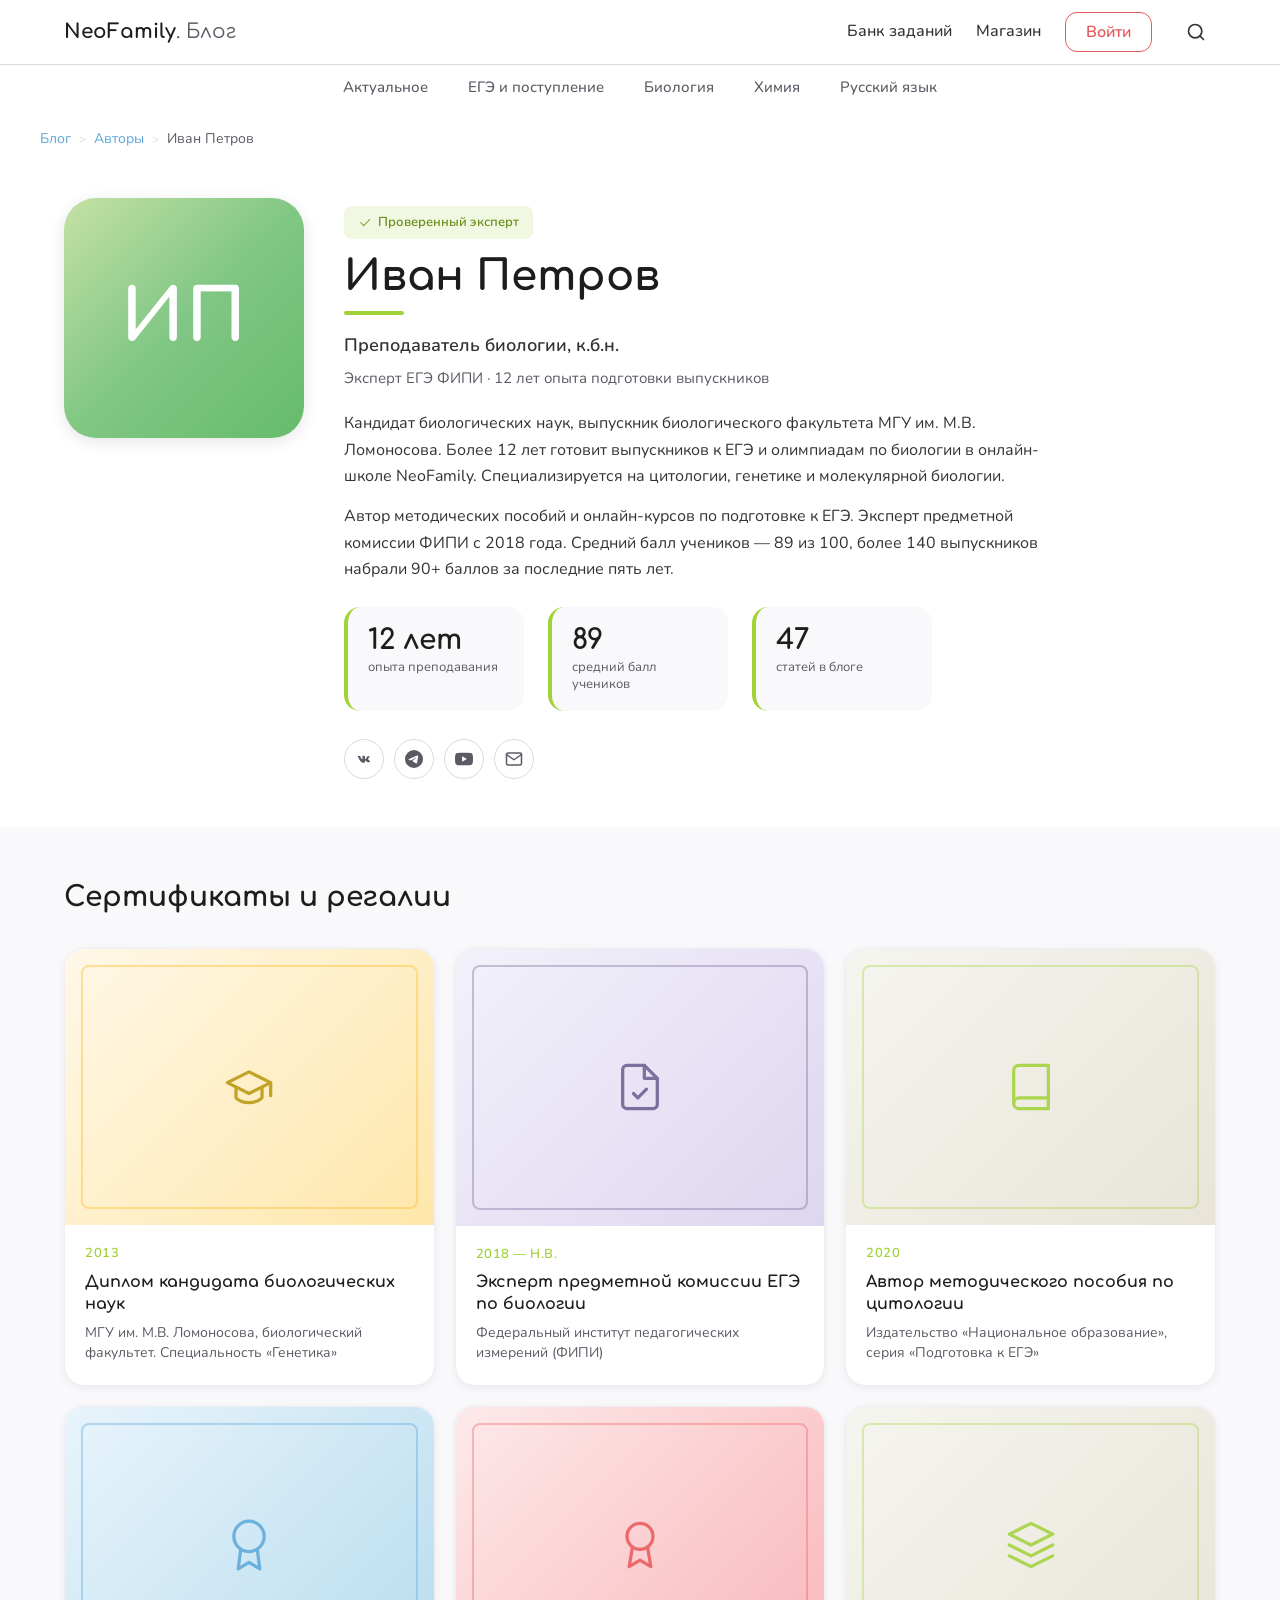
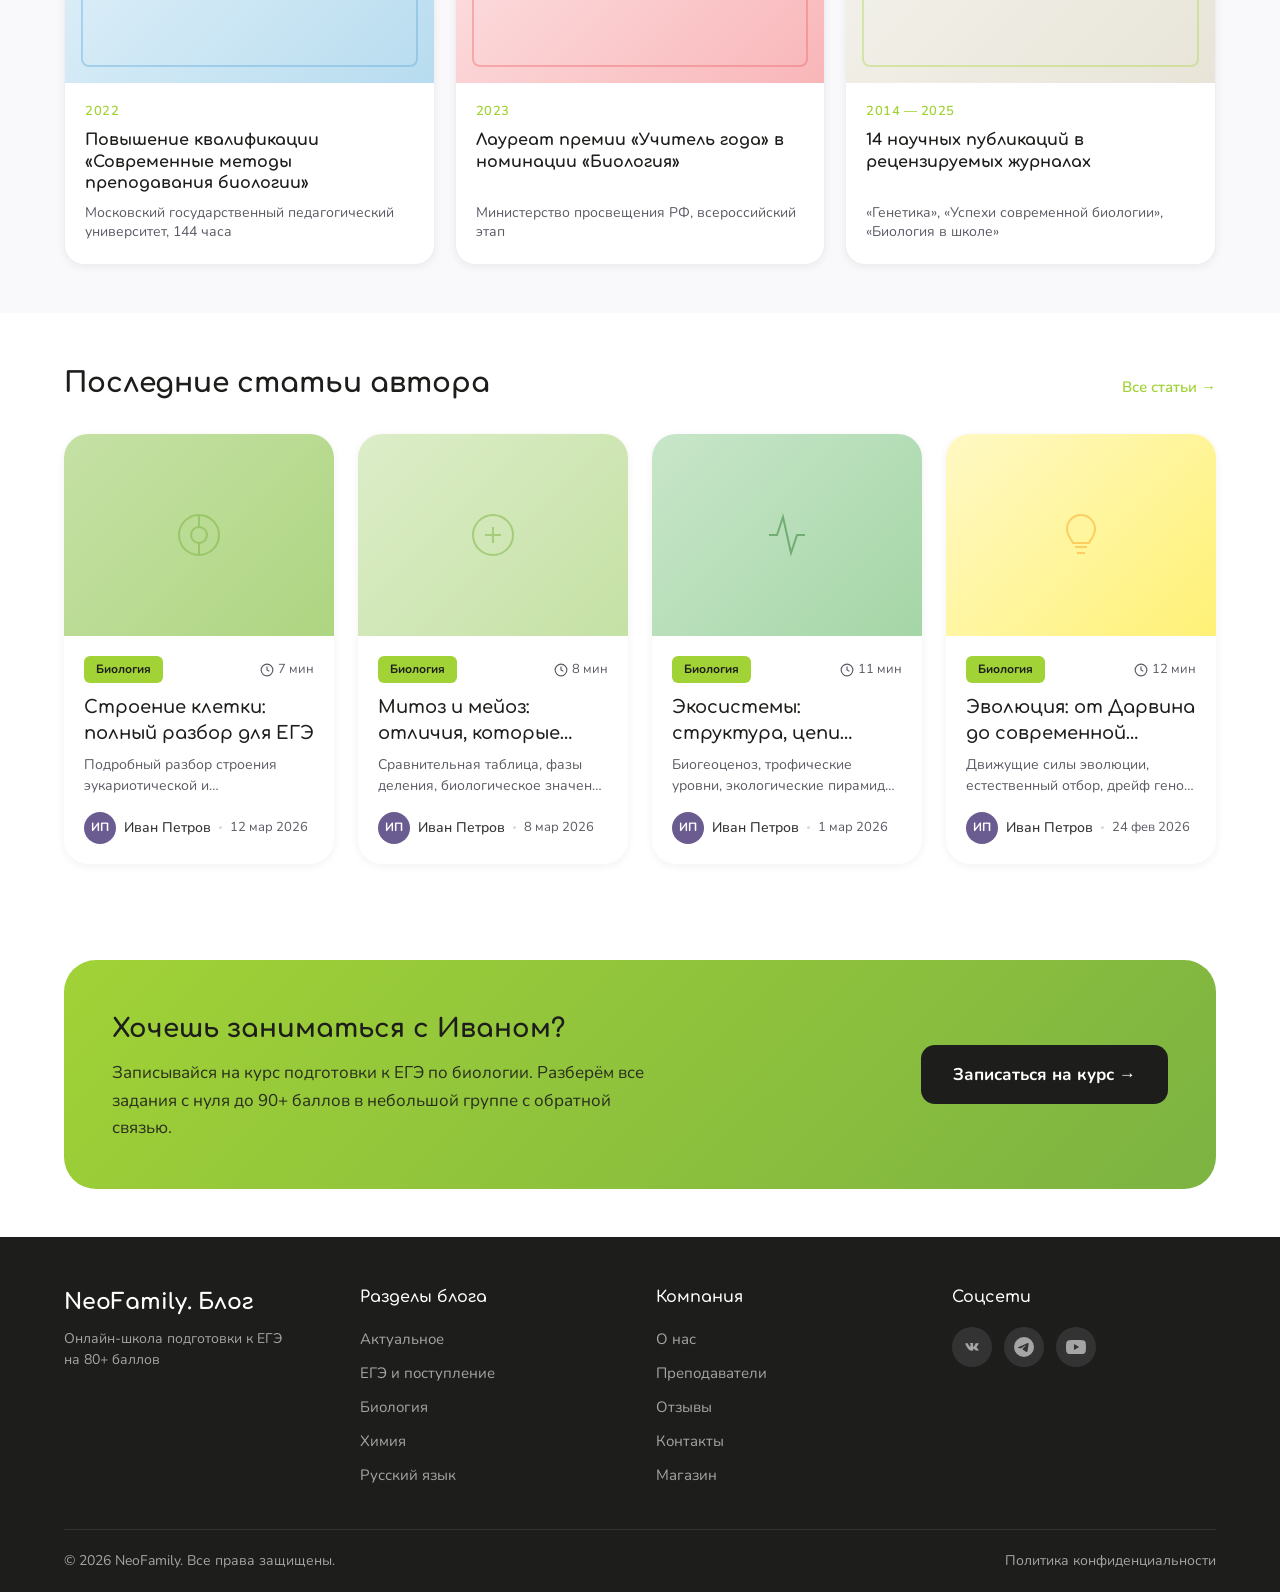
<file: prototype/author.html>
<!DOCTYPE html>
<html lang="ru">
<head>
  <meta charset="UTF-8">
  <meta name="viewport" content="width=device-width, initial-scale=1.0">
  <title>Иван Петров — преподаватель биологии | NeoFamily. Блог</title>
  <meta name="description" content="Иван Петров — кандидат биологических наук, преподаватель биологии с 12-летним опытом подготовки к ЕГЭ. Эксперт ФИПИ, автор методических пособий.">
  <link rel="preconnect" href="https://fonts.googleapis.com">
  <link rel="preconnect" href="https://fonts.gstatic.com" crossorigin>
  <link href="https://fonts.googleapis.com/css2?family=Comfortaa:wght@400;600;700&family=Nunito:ital,wght@0,400;0,500;0,600;0,700;1,400&display=swap" rel="stylesheet">
  <link rel="stylesheet" href="css/styles.css">
  <style>
    /* ==========================================================================
       Author page — специфичные стили
       ========================================================================== */

    /* === Author Hero === */
    .author-hero {
      padding: 32px 0 48px;
    }

    .author-hero__inner {
      display: grid;
      grid-template-columns: 240px 1fr;
      gap: 40px;
      align-items: flex-start;
    }

    .author-hero__photo {
      width: 240px;
      height: 240px;
      border-radius: 32px;
      background: linear-gradient(135deg, #c5e1a5 0%, #81c784 50%, #66bb6a 100%);
      position: relative;
      overflow: hidden;
      flex-shrink: 0;
      box-shadow: var(--shadow-md);
    }

    .author-hero__photo-initials {
      position: absolute;
      inset: 0;
      display: flex;
      align-items: center;
      justify-content: center;
      font-family: var(--font-heading);
      font-size: 72px;
      font-weight: 700;
      color: #FFFFFF;
      letter-spacing: 2px;
    }

    .author-hero__body {
      padding-top: 8px;
    }

    .author-hero__role-tag {
      display: inline-flex;
      align-items: center;
      gap: 6px;
      padding: 6px 14px;
      background: rgba(161, 210, 54, 0.15);
      color: #6b8e1a;
      border-radius: 8px;
      font-size: 13px;
      font-weight: 600;
      margin-bottom: 14px;
    }

    .author-hero__role-tag svg {
      width: 14px;
      height: 14px;
    }

    .author-hero h1 {
      font-family: var(--font-heading);
      font-size: 42px;
      font-weight: 700;
      color: var(--text-heading);
      line-height: 1.15;
      margin-bottom: 10px;
    }

    .author-hero__accent {
      width: 60px;
      height: 4px;
      background: var(--cat-bio);
      border-radius: 2px;
      margin-bottom: 16px;
    }

    .author-hero__position {
      font-size: 18px;
      font-weight: 600;
      color: var(--text-body);
      margin-bottom: 6px;
    }

    .author-hero__experience {
      font-size: 15px;
      color: var(--text-secondary);
      margin-bottom: 20px;
    }

    .author-hero__bio {
      font-size: 16px;
      line-height: 1.65;
      color: var(--text-body);
      margin-bottom: 24px;
      max-width: 720px;
    }

    .author-hero__bio p + p {
      margin-top: 14px;
    }

    /* === Stats (мини-статистика) === */
    .author-stats {
      display: grid;
      grid-template-columns: repeat(3, minmax(0, 180px));
      gap: 24px;
      margin-bottom: 28px;
    }

    .author-stat {
      padding: 18px 20px;
      background: var(--bg-light);
      border-radius: 16px;
      border-left: 4px solid var(--cat-bio);
    }

    .author-stat__value {
      font-family: var(--font-heading);
      font-size: 28px;
      font-weight: 700;
      color: var(--text-heading);
      line-height: 1.1;
      margin-bottom: 4px;
    }

    .author-stat__label {
      font-size: 13px;
      color: var(--text-secondary);
      line-height: 1.3;
    }

    /* === Socials === */
    .author-socials {
      display: flex;
      gap: 10px;
    }

    .author-social {
      width: 40px;
      height: 40px;
      border-radius: 50%;
      border: 1.5px solid var(--border);
      background: var(--bg-white);
      display: flex;
      align-items: center;
      justify-content: center;
      color: var(--text-secondary);
      transition: background 0.2s ease, color 0.2s ease, border-color 0.2s ease;
    }

    .author-social svg {
      width: 18px;
      height: 18px;
    }

    .author-social:hover { color: #FFFFFF; }
    .author-social.vk:hover { background: #0077FF; border-color: #0077FF; }
    .author-social.tg:hover { background: #26A5E4; border-color: #26A5E4; }
    .author-social.yt:hover { background: #FF0000; border-color: #FF0000; }
    .author-social.mail:hover { background: var(--primary); border-color: var(--primary); }

    /* === Секции === */
    .author-section {
      padding: 48px 0;
    }

    .author-section--alt {
      background: var(--bg-light);
    }

    .author-section__head {
      display: flex;
      align-items: baseline;
      justify-content: space-between;
      margin-bottom: 28px;
      gap: 24px;
    }

    .author-section__title {
      font-family: var(--font-heading);
      font-size: 28px;
      font-weight: 700;
      color: var(--text-heading);
    }

    .author-section__link {
      font-size: 15px;
      font-weight: 600;
      color: var(--cat-bio);
      transition: opacity 0.2s ease;
    }

    .author-section__link:hover {
      opacity: 0.75;
    }

    /* === Certificates grid === */
    .cert-grid {
      display: grid;
      grid-template-columns: repeat(3, 1fr);
      gap: 20px;
    }

    .cert-card {
      background: var(--bg-white);
      border: 1px solid var(--border-light);
      border-radius: 20px;
      overflow: hidden;
      box-shadow: var(--shadow-sm);
      transition: transform 0.2s ease, box-shadow 0.2s ease;
      display: flex;
      flex-direction: column;
    }

    .cert-card:hover {
      transform: translateY(-4px);
      box-shadow: var(--shadow-md);
    }

    .cert-card__preview {
      aspect-ratio: 4 / 3;
      background: linear-gradient(135deg, #f5f5ef 0%, #e8e4d8 100%);
      position: relative;
      overflow: hidden;
      display: flex;
      align-items: center;
      justify-content: center;
    }

    .cert-card__preview::before {
      content: '';
      position: absolute;
      inset: 16px;
      border: 2px solid rgba(161, 210, 54, 0.35);
      border-radius: 8px;
      pointer-events: none;
    }

    .cert-card__preview svg {
      width: 52px;
      height: 52px;
      color: var(--cat-bio);
      opacity: 0.85;
    }

    .cert-card__preview--ege { background: linear-gradient(135deg, #f3f1fa 0%, #ddd6f0 100%); }
    .cert-card__preview--ege::before { border-color: rgba(106, 92, 144, 0.35); }
    .cert-card__preview--ege svg { color: var(--cat-ege); }

    .cert-card__preview--diploma { background: linear-gradient(135deg, #fff8e8 0%, #ffe7aa 100%); }
    .cert-card__preview--diploma::before { border-color: rgba(255, 198, 69, 0.5); }
    .cert-card__preview--diploma svg { color: #b8960a; }

    .cert-card__preview--award { background: linear-gradient(135deg, #fde9ea 0%, #f9b6b9 100%); }
    .cert-card__preview--award::before { border-color: rgba(233, 88, 90, 0.35); }
    .cert-card__preview--award svg { color: var(--cat-rus); }

    .cert-card__preview--course { background: linear-gradient(135deg, #e8f4fb 0%, #b7dcef 100%); }
    .cert-card__preview--course::before { border-color: rgba(92, 167, 217, 0.4); }
    .cert-card__preview--course svg { color: var(--cat-chem); }

    .cert-card__body {
      padding: 18px 20px 22px;
      display: flex;
      flex-direction: column;
      flex-grow: 1;
    }

    .cert-card__year {
      font-size: 13px;
      font-weight: 600;
      color: var(--cat-bio);
      text-transform: uppercase;
      letter-spacing: 0.5px;
      margin-bottom: 8px;
    }

    .cert-card__title {
      font-family: var(--font-heading);
      font-size: 16px;
      font-weight: 700;
      color: var(--text-heading);
      line-height: 1.35;
      margin-bottom: 8px;
    }

    .cert-card__issuer {
      font-size: 14px;
      color: var(--text-secondary);
      line-height: 1.4;
      margin-top: auto;
    }

    /* === Articles grid (4 последних) === */
    .articles-grid {
      display: grid;
      grid-template-columns: repeat(4, 1fr);
      gap: 24px;
    }

    /* === CTA Banner === */
    .author-cta {
      margin: 0;
      padding: 48px 0;
    }

    .author-cta__banner {
      background: linear-gradient(135deg, #A1D236 0%, #7cb342 100%);
      border-radius: 32px;
      padding: 48px;
      color: #FFFFFF;
      display: flex;
      align-items: center;
      justify-content: space-between;
      gap: 32px;
    }

    .author-cta__text h3 {
      font-family: var(--font-heading);
      font-size: 26px;
      font-weight: 700;
      margin-bottom: 10px;
      color: #1D1E1B;
    }

    .author-cta__text p {
      font-size: 17px;
      opacity: 0.9;
      color: #1D1E1B;
      max-width: 560px;
    }

    .author-cta__btn {
      display: inline-block;
      background: var(--text-heading);
      color: #FFFFFF;
      padding: 16px 32px;
      border-radius: 14px;
      font-weight: 700;
      font-size: 17px;
      text-decoration: none;
      transition: transform 0.2s ease, box-shadow 0.2s ease;
      white-space: nowrap;
      flex-shrink: 0;
    }

    .author-cta__btn:hover {
      transform: translateY(-2px);
      box-shadow: 0 8px 24px rgba(0,0,0,0.25);
    }

    /* === Responsive === */
    @media (max-width: 1024px) {
      .author-hero__inner {
        grid-template-columns: 200px 1fr;
        gap: 32px;
      }
      .author-hero__photo {
        width: 200px;
        height: 200px;
      }
      .author-hero__photo-initials { font-size: 60px; }
      .author-hero h1 { font-size: 34px; }
      .cert-grid { grid-template-columns: repeat(2, 1fr); }
      .articles-grid { grid-template-columns: repeat(2, 1fr); }
      .author-stats { grid-template-columns: repeat(3, 1fr); }
    }

    @media (max-width: 768px) {
      .author-hero__inner {
        grid-template-columns: 1fr;
        gap: 24px;
        justify-items: center;
        text-align: center;
      }
      .author-hero__photo { width: 160px; height: 160px; }
      .author-hero__photo-initials { font-size: 48px; }
      .author-hero h1 { font-size: 28px; }
      .author-hero__accent { margin-left: auto; margin-right: auto; }
      .author-hero__bio { text-align: left; }
      .author-stats {
        grid-template-columns: 1fr;
        width: 100%;
      }
      .author-socials { justify-content: center; }
      .cert-grid { grid-template-columns: 1fr; }
      .articles-grid { grid-template-columns: 1fr; }
      .author-section__head {
        flex-direction: column;
        align-items: flex-start;
        gap: 8px;
      }
      .author-cta__banner {
        flex-direction: column;
        text-align: center;
        padding: 32px 24px;
      }
    }
  </style>
</head>
<body>

  <!-- ===== HEADER ===== -->
  <header class="header" id="header">
    <div class="container">
      <div class="header__top">
        <a href="/blog/" class="logo">
          <span class="logo__name">NeoFamily</span>
          <span class="logo__suffix">. Блог</span>
        </a>
        <nav class="nav-right">
          <a href="/bank/" class="nav-right__link">Банк заданий</a>
          <a href="/shop/" class="nav-right__link">Магазин</a>
          <button class="btn-login">Войти</button>
          <button class="btn-search" aria-label="Поиск">
            <svg viewBox="0 0 24 24" fill="none" stroke="currentColor" stroke-width="2" stroke-linecap="round" stroke-linejoin="round">
              <circle cx="11" cy="11" r="8"/>
              <line x1="21" y1="21" x2="16.65" y2="16.65"/>
            </svg>
          </button>
        </nav>
      </div>
    </div>
    <div class="category-bar">
      <div class="container">
        <div class="category-bar__list">
          <a href="/blog/aktualnoe/" class="category-tab" data-cat="actual">Актуальное</a>
          <a href="/blog/ege-i-postuplenie/" class="category-tab" data-cat="ege">ЕГЭ и поступление</a>
          <a href="/blog/biologiya/" class="category-tab" data-cat="bio">Биология</a>
          <a href="/blog/khimiya/" class="category-tab" data-cat="chem">Химия</a>
          <a href="/blog/russkij-yazyk/" class="category-tab" data-cat="rus">Русский язык</a>
        </div>
      </div>
    </div>
  </header>

  <main>

    <!-- ===== BREADCRUMBS ===== -->
    <nav class="container breadcrumbs" aria-label="Хлебные крошки">
      <a href="/blog/">Блог</a>
      <span class="breadcrumbs__sep">&gt;</span>
      <a href="/blog/authors/">Авторы</a>
      <span class="breadcrumbs__sep">&gt;</span>
      <span class="breadcrumbs__current">Иван Петров</span>
    </nav>

    <!-- ===== AUTHOR HERO ===== -->
    <section class="author-hero">
      <div class="container">
        <div class="author-hero__inner">

          <!-- Photo -->
          <div class="author-hero__photo">
            <div class="author-hero__photo-initials">ИП</div>
          </div>

          <!-- Body -->
          <div class="author-hero__body">
            <div class="author-hero__role-tag">
              <svg viewBox="0 0 16 16" fill="currentColor" aria-hidden="true">
                <path d="M13.854 3.646a.5.5 0 0 1 0 .708l-7 7a.5.5 0 0 1-.708 0l-3.5-3.5a.5.5 0 1 1 .708-.708L6.5 10.293l6.646-6.647a.5.5 0 0 1 .708 0z"/>
              </svg>
              Проверенный эксперт
            </div>

            <h1>Иван Петров</h1>
            <div class="author-hero__accent"></div>

            <div class="author-hero__position">Преподаватель биологии, к.б.н.</div>
            <div class="author-hero__experience">Эксперт ЕГЭ ФИПИ · 12 лет опыта подготовки выпускников</div>

            <div class="author-hero__bio">
              <p>Кандидат биологических наук, выпускник биологического факультета МГУ им. М.В. Ломоносова. Более 12 лет готовит выпускников к ЕГЭ и олимпиадам по биологии в онлайн-школе NeoFamily. Специализируется на цитологии, генетике и молекулярной биологии.</p>
              <p>Автор методических пособий и онлайн-курсов по подготовке к ЕГЭ. Эксперт предметной комиссии ФИПИ с 2018 года. Средний балл учеников — 89 из 100, более 140 выпускников набрали 90+ баллов за последние пять лет.</p>
            </div>

            <!-- Stats -->
            <div class="author-stats">
              <div class="author-stat">
                <div class="author-stat__value">12 лет</div>
                <div class="author-stat__label">опыта преподавания</div>
              </div>
              <div class="author-stat">
                <div class="author-stat__value">89</div>
                <div class="author-stat__label">средний балл учеников</div>
              </div>
              <div class="author-stat">
                <div class="author-stat__value">47</div>
                <div class="author-stat__label">статей в блоге</div>
              </div>
            </div>

            <!-- Socials -->
            <div class="author-socials" aria-label="Соцсети автора">
              <a href="#" class="author-social vk" aria-label="ВКонтакте">
                <svg viewBox="0 0 24 24" fill="currentColor"><path d="M12.785 16.241s.288-.032.436-.194c.136-.148.132-.427.132-.427s-.02-1.304.587-1.496c.598-.188 1.368 1.259 2.183 1.815.616.42 1.084.328 1.084.328l2.175-.03s1.14-.07.6-.964c-.045-.073-.32-.662-1.644-1.872-1.386-1.268-1.2-1.063.468-3.256.717-.943 1.236-1.52 1.13-1.766-.1-.235-.73-.173-.73-.173l-2.45.015s-.182-.025-.316.056c-.132.079-.217.263-.217.263s-.39 1.038-.91 1.92c-1.098 1.867-1.537 1.965-1.717 1.849-.419-.271-.314-1.088-.314-1.668 0-1.812.275-2.568-.534-2.764-.27-.065-.467-.108-1.154-.115-.88-.009-1.624.003-2.046.209-.28.137-.497.442-.365.46.163.021.532.1.728.364.253.341.244 1.107.244 1.107s.145 2.133-.34 2.397c-.333.182-.789-.189-1.768-1.886-.502-.87-.882-1.833-.882-1.833s-.073-.18-.204-.276c-.158-.117-.38-.154-.38-.154l-2.327.015s-.35.01-.478.162c-.114.135-.009.414-.009.414s1.838 4.3 3.92 6.467c1.91 1.988 4.078 1.857 4.078 1.857h.983z"/></svg>
              </a>
              <a href="#" class="author-social tg" aria-label="Telegram">
                <svg viewBox="0 0 24 24" fill="currentColor"><path d="M11.944 0A12 12 0 0 0 0 12a12 12 0 0 0 12 12 12 12 0 0 0 12-12A12 12 0 0 0 12 0a12 12 0 0 0-.056 0zm4.962 7.224c.1-.002.321.023.465.14a.506.506 0 0 1 .171.325c.016.093.036.306.02.472-.18 1.898-.962 6.502-1.36 8.627-.168.9-.499 1.201-.82 1.23-.696.065-1.225-.46-1.9-.902-1.056-.693-1.653-1.124-2.678-1.8-1.185-.78-.417-1.21.258-1.91.177-.184 3.247-2.977 3.307-3.23.007-.032.014-.15-.056-.212s-.174-.041-.249-.024c-.106.024-1.793 1.14-5.061 3.345-.479.33-.913.492-1.302.48-.428-.013-1.252-.242-1.865-.44-.752-.245-1.349-.374-1.297-.789.027-.216.325-.437.893-.663 3.498-1.524 5.83-2.529 6.998-3.014 3.332-1.386 4.025-1.627 4.476-1.635z"/></svg>
              </a>
              <a href="#" class="author-social yt" aria-label="YouTube">
                <svg viewBox="0 0 24 24" fill="currentColor"><path d="M23.498 6.186a3.016 3.016 0 0 0-2.122-2.136C19.505 3.545 12 3.545 12 3.545s-7.505 0-9.377.505A3.017 3.017 0 0 0 .502 6.186C0 8.07 0 12 0 12s0 3.93.502 5.814a3.016 3.016 0 0 0 2.122 2.136c1.871.505 9.376.505 9.376.505s7.505 0 9.377-.505a3.015 3.015 0 0 0 2.122-2.136C24 15.93 24 12 24 12s0-3.93-.502-5.814zM9.545 15.568V8.432L15.818 12l-6.273 3.568z"/></svg>
              </a>
              <a href="mailto:petrov@neofamily.ru" class="author-social mail" aria-label="Написать на почту">
                <svg viewBox="0 0 24 24" fill="none" stroke="currentColor" stroke-width="2" stroke-linecap="round" stroke-linejoin="round"><path d="M4 4h16c1.1 0 2 .9 2 2v12c0 1.1-.9 2-2 2H4c-1.1 0-2-.9-2-2V6c0-1.1.9-2 2-2z"/><polyline points="22,6 12,13 2,6"/></svg>
              </a>
            </div>
          </div>

        </div>
      </div>
    </section>

    <!-- ===== CERTIFICATES ===== -->
    <section class="author-section author-section--alt" aria-label="Сертификаты и регалии">
      <div class="container">
        <div class="author-section__head">
          <h2 class="author-section__title">Сертификаты и регалии</h2>
        </div>

        <div class="cert-grid">

          <!-- Cert 1 — диплом о кандидатской -->
          <article class="cert-card">
            <div class="cert-card__preview cert-card__preview--diploma">
              <svg viewBox="0 0 24 24" fill="none" stroke="currentColor" stroke-width="1.5" stroke-linecap="round" stroke-linejoin="round">
                <path d="M22 10v6M2 10l10-5 10 5-10 5z"/>
                <path d="M6 12v5c3 3 9 3 12 0v-5"/>
              </svg>
            </div>
            <div class="cert-card__body">
              <div class="cert-card__year">2013</div>
              <div class="cert-card__title">Диплом кандидата биологических наук</div>
              <div class="cert-card__issuer">МГУ им. М.В. Ломоносова, биологический факультет. Специальность «Генетика»</div>
            </div>
          </article>

          <!-- Cert 2 — эксперт ФИПИ -->
          <article class="cert-card">
            <div class="cert-card__preview cert-card__preview--ege">
              <svg viewBox="0 0 24 24" fill="none" stroke="currentColor" stroke-width="1.5" stroke-linecap="round" stroke-linejoin="round">
                <path d="M14 2H6a2 2 0 0 0-2 2v16a2 2 0 0 0 2 2h12a2 2 0 0 0 2-2V8z"/>
                <polyline points="14 2 14 8 20 8"/>
                <path d="M9 15l2 2 4-4"/>
              </svg>
            </div>
            <div class="cert-card__body">
              <div class="cert-card__year">2018 — н.в.</div>
              <div class="cert-card__title">Эксперт предметной комиссии ЕГЭ по биологии</div>
              <div class="cert-card__issuer">Федеральный институт педагогических измерений (ФИПИ)</div>
            </div>
          </article>

          <!-- Cert 3 — автор пособий -->
          <article class="cert-card">
            <div class="cert-card__preview">
              <svg viewBox="0 0 24 24" fill="none" stroke="currentColor" stroke-width="1.5" stroke-linecap="round" stroke-linejoin="round">
                <path d="M4 19.5A2.5 2.5 0 0 1 6.5 17H20"/>
                <path d="M6.5 2H20v20H6.5A2.5 2.5 0 0 1 4 19.5v-15A2.5 2.5 0 0 1 6.5 2z"/>
              </svg>
            </div>
            <div class="cert-card__body">
              <div class="cert-card__year">2020</div>
              <div class="cert-card__title">Автор методического пособия по цитологии</div>
              <div class="cert-card__issuer">Издательство «Национальное образование», серия «Подготовка к ЕГЭ»</div>
            </div>
          </article>

          <!-- Cert 4 — курс повышения -->
          <article class="cert-card">
            <div class="cert-card__preview cert-card__preview--course">
              <svg viewBox="0 0 24 24" fill="none" stroke="currentColor" stroke-width="1.5" stroke-linecap="round" stroke-linejoin="round">
                <circle cx="12" cy="8" r="7"/>
                <polyline points="8.21 13.89 7 23 12 20 17 23 15.79 13.88"/>
              </svg>
            </div>
            <div class="cert-card__body">
              <div class="cert-card__year">2022</div>
              <div class="cert-card__title">Повышение квалификации «Современные методы преподавания биологии»</div>
              <div class="cert-card__issuer">Московский государственный педагогический университет, 144 часа</div>
            </div>
          </article>

          <!-- Cert 5 — конференция -->
          <article class="cert-card">
            <div class="cert-card__preview cert-card__preview--award">
              <svg viewBox="0 0 24 24" fill="none" stroke="currentColor" stroke-width="1.5" stroke-linecap="round" stroke-linejoin="round">
                <circle cx="12" cy="8" r="6"/>
                <path d="M15.477 12.89 17 22l-5-3-5 3 1.523-9.11"/>
              </svg>
            </div>
            <div class="cert-card__body">
              <div class="cert-card__year">2023</div>
              <div class="cert-card__title">Лауреат премии «Учитель года» в номинации «Биология»</div>
              <div class="cert-card__issuer">Министерство просвещения РФ, всероссийский этап</div>
            </div>
          </article>

          <!-- Cert 6 — публикации -->
          <article class="cert-card">
            <div class="cert-card__preview">
              <svg viewBox="0 0 24 24" fill="none" stroke="currentColor" stroke-width="1.5" stroke-linecap="round" stroke-linejoin="round">
                <path d="M12 2L2 7l10 5 10-5-10-5z"/>
                <polyline points="2 17 12 22 22 17"/>
                <polyline points="2 12 12 17 22 12"/>
              </svg>
            </div>
            <div class="cert-card__body">
              <div class="cert-card__year">2014 — 2025</div>
              <div class="cert-card__title">14 научных публикаций в рецензируемых журналах</div>
              <div class="cert-card__issuer">«Генетика», «Успехи современной биологии», «Биология в школе»</div>
            </div>
          </article>

        </div>
      </div>
    </section>

    <!-- ===== LATEST ARTICLES ===== -->
    <section class="author-section" aria-label="Последние статьи автора">
      <div class="container">
        <div class="author-section__head">
          <h2 class="author-section__title">Последние статьи автора</h2>
          <a href="#" class="author-section__link">Все статьи &rarr;</a>
        </div>

        <div class="articles-grid">

          <!-- Article 1 -->
          <article class="card">
            <a href="article.html" class="card__image">
              <div class="card__image-placeholder" style="background: linear-gradient(135deg, #c5e1a5, #aed581);">
                <svg width="48" height="48" viewBox="0 0 24 24" fill="none" stroke="#7cb342" stroke-width="1" opacity="0.5"><circle cx="12" cy="12" r="10"/><circle cx="12" cy="12" r="4"/><line x1="12" y1="2" x2="12" y2="8"/><line x1="12" y1="16" x2="12" y2="22"/></svg>
              </div>
            </a>
            <div class="card__content">
              <div class="card__top-row">
                <span class="card__badge">Биология</span>
                <span class="card__read-time">
                  <svg viewBox="0 0 24 24" fill="none" stroke="currentColor" stroke-width="2"><circle cx="12" cy="12" r="10"/><polyline points="12 6 12 12 16 14"/></svg>
                  7 мин
                </span>
              </div>
              <h3 class="card__title"><a href="article.html">Строение клетки: полный разбор для ЕГЭ</a></h3>
              <p class="card__desc">Подробный разбор строения эукариотической и прокариотической клетки, все органоиды и их функции</p>
              <div class="card__author-row">
                <div class="card__avatar"><div class="card__avatar-icon">ИП</div></div>
                <span class="card__author-name">Иван Петров</span>
                <span class="card__dot"></span>
                <span class="card__date">12 мар 2026</span>
              </div>
            </div>
          </article>

          <!-- Article 2 -->
          <article class="card">
            <a href="#" class="card__image">
              <div class="card__image-placeholder" style="background: linear-gradient(135deg, #dcedc8, #c5e1a5);">
                <svg width="48" height="48" viewBox="0 0 24 24" fill="none" stroke="#7cb342" stroke-width="1" opacity="0.5"><path d="M8 12h8M12 8v8"/><circle cx="12" cy="12" r="10"/></svg>
              </div>
            </a>
            <div class="card__content">
              <div class="card__top-row">
                <span class="card__badge">Биология</span>
                <span class="card__read-time">
                  <svg viewBox="0 0 24 24" fill="none" stroke="currentColor" stroke-width="2"><circle cx="12" cy="12" r="10"/><polyline points="12 6 12 12 16 14"/></svg>
                  8 мин
                </span>
              </div>
              <h3 class="card__title"><a href="#">Митоз и мейоз: отличия, которые нужно знать</a></h3>
              <p class="card__desc">Сравнительная таблица, фазы деления, биологическое значение и типичные ошибки на ЕГЭ</p>
              <div class="card__author-row">
                <div class="card__avatar"><div class="card__avatar-icon">ИП</div></div>
                <span class="card__author-name">Иван Петров</span>
                <span class="card__dot"></span>
                <span class="card__date">8 мар 2026</span>
              </div>
            </div>
          </article>

          <!-- Article 3 -->
          <article class="card">
            <a href="#" class="card__image">
              <div class="card__image-placeholder" style="background: linear-gradient(135deg, #c8e6c9, #a5d6a7);">
                <svg width="48" height="48" viewBox="0 0 24 24" fill="none" stroke="#2e7d32" stroke-width="1" opacity="0.5"><path d="M3 12h4l3-9 4 18 3-9h4"/></svg>
              </div>
            </a>
            <div class="card__content">
              <div class="card__top-row">
                <span class="card__badge">Биология</span>
                <span class="card__read-time">
                  <svg viewBox="0 0 24 24" fill="none" stroke="currentColor" stroke-width="2"><circle cx="12" cy="12" r="10"/><polyline points="12 6 12 12 16 14"/></svg>
                  11 мин
                </span>
              </div>
              <h3 class="card__title"><a href="#">Экосистемы: структура, цепи питания, сукцессия</a></h3>
              <p class="card__desc">Биогеоценоз, трофические уровни, экологические пирамиды и правило 10 процентов</p>
              <div class="card__author-row">
                <div class="card__avatar"><div class="card__avatar-icon">ИП</div></div>
                <span class="card__author-name">Иван Петров</span>
                <span class="card__dot"></span>
                <span class="card__date">1 мар 2026</span>
              </div>
            </div>
          </article>

          <!-- Article 4 -->
          <article class="card">
            <a href="#" class="card__image">
              <div class="card__image-placeholder" style="background: linear-gradient(135deg, #fff9c4, #fff176);">
                <svg width="48" height="48" viewBox="0 0 24 24" fill="none" stroke="#f9a825" stroke-width="1" opacity="0.5"><path d="M12 2a7 7 0 017 7c0 3-2 5-3 7h-8c-1-2-3-4-3-7a7 7 0 017-7z"/><line x1="9" y1="18" x2="15" y2="18"/><line x1="10" y1="21" x2="14" y2="21"/></svg>
              </div>
            </a>
            <div class="card__content">
              <div class="card__top-row">
                <span class="card__badge">Биология</span>
                <span class="card__read-time">
                  <svg viewBox="0 0 24 24" fill="none" stroke="currentColor" stroke-width="2"><circle cx="12" cy="12" r="10"/><polyline points="12 6 12 12 16 14"/></svg>
                  12 мин
                </span>
              </div>
              <h3 class="card__title"><a href="#">Эволюция: от Дарвина до современной теории</a></h3>
              <p class="card__desc">Движущие силы эволюции, естественный отбор, дрейф генов, видообразование и макроэволюция</p>
              <div class="card__author-row">
                <div class="card__avatar"><div class="card__avatar-icon">ИП</div></div>
                <span class="card__author-name">Иван Петров</span>
                <span class="card__dot"></span>
                <span class="card__date">24 фев 2026</span>
              </div>
            </div>
          </article>

        </div>
      </div>
    </section>

    <!-- ===== CTA BANNER ===== -->
    <section class="author-cta" aria-label="Записаться на курс">
      <div class="container">
        <div class="author-cta__banner">
          <div class="author-cta__text">
            <h3>Хочешь заниматься с Иваном?</h3>
            <p>Записывайся на курс подготовки к ЕГЭ по биологии. Разберём все задания с нуля до 90+ баллов в небольшой группе с обратной связью.</p>
          </div>
          <a href="#" class="author-cta__btn">Записаться на курс &rarr;</a>
        </div>
      </div>
    </section>

  </main>

  <!-- ===== FOOTER ===== -->
  <footer class="footer">
    <div class="container">
      <div class="footer__main">
        <div>
          <div class="footer__logo">NeoFamily. Блог</div>
          <p class="footer__tagline">Онлайн-школа подготовки к ЕГЭ<br>на 80+ баллов</p>
        </div>
        <div>
          <div class="footer__col-title">Разделы блога</div>
          <a href="/blog/aktualnoe/" class="footer__link">Актуальное</a>
          <a href="/blog/ege-i-postuplenie/" class="footer__link">ЕГЭ и поступление</a>
          <a href="/blog/biologiya/" class="footer__link">Биология</a>
          <a href="/blog/khimiya/" class="footer__link">Химия</a>
          <a href="/blog/russkij-yazyk/" class="footer__link">Русский язык</a>
        </div>
        <div>
          <div class="footer__col-title">Компания</div>
          <a href="/about/" class="footer__link">О нас</a>
          <a href="/teachers/" class="footer__link">Преподаватели</a>
          <a href="/reviews/" class="footer__link">Отзывы</a>
          <a href="/contacts/" class="footer__link">Контакты</a>
          <a href="/shop/" class="footer__link">Магазин</a>
        </div>
        <div>
          <div class="footer__col-title">Соцсети</div>
          <div class="footer__social">
            <a href="#" class="footer__social-icon" aria-label="ВКонтакте">
              <svg viewBox="0 0 24 24" fill="currentColor"><path d="M12.785 16.241s.288-.032.436-.194c.136-.148.132-.427.132-.427s-.02-1.304.587-1.496c.598-.188 1.368 1.259 2.183 1.815.616.42 1.084.328 1.084.328l2.175-.03s1.14-.07.599-.964c-.044-.073-.314-.661-1.618-1.869-1.366-1.265-1.183-1.06.462-3.248.862-1.15 1.37-2.027 1.243-2.356-.12-.306-.86-.225-.86-.225l-2.446.015s-.181-.025-.316.056c-.131.079-.216.264-.216.264s-.388 1.033-.905 1.912c-1.09 1.854-1.527 1.953-1.705 1.838-.415-.268-.311-1.076-.311-1.649 0-1.793.271-2.54-.529-2.734-.266-.064-.461-.107-1.14-.114-.872-.009-1.608.003-2.025.207-.277.136-.491.439-.361.456.16.022.524.098.717.36.248.339.24 1.098.24 1.098s.143 2.11-.333 2.371c-.327.18-.775-.187-1.736-1.865-.492-.859-.864-1.81-.864-1.81s-.072-.176-.2-.271c-.155-.115-.372-.151-.372-.151l-2.323.015s-.349.01-.477.161c-.114.135-.009.413-.009.413s1.825 4.274 3.892 6.426c1.895 1.973 4.047 1.843 4.047 1.843h.975z"/></svg>
            </a>
            <a href="#" class="footer__social-icon footer__social-icon--tg" aria-label="Telegram">
              <svg viewBox="0 0 24 24" fill="currentColor"><path d="M11.944 0A12 12 0 1 0 24 12.056A12.014 12.014 0 0 0 11.944 0Zm4.962 7.224c.1-.002.321.023.465.14a.506.506 0 0 1 .171.325c.016.093.036.306.02.472c-.18 1.898-.962 6.502-1.36 8.627c-.168.9-.499 1.201-.82 1.23c-.696.065-1.225-.46-1.9-.902c-1.056-.693-1.653-1.124-2.678-1.8c-1.185-.78-.417-1.21.258-1.91c.177-.184 3.247-2.977 3.307-3.23c.007-.032.014-.15-.056-.212s-.174-.041-.249-.024c-.106.024-1.793 1.14-5.061 3.345c-.48.33-.913.49-1.302.48c-.428-.008-1.252-.241-1.865-.44c-.752-.245-1.349-.374-1.297-.789c.027-.216.325-.437.893-.663c3.498-1.524 5.83-2.529 6.998-3.014c3.332-1.386 4.025-1.627 4.476-1.635z"/></svg>
            </a>
            <a href="#" class="footer__social-icon footer__social-icon--yt" aria-label="YouTube">
              <svg viewBox="0 0 24 24" fill="currentColor"><path d="M23.498 6.186a3.016 3.016 0 0 0-2.122-2.136C19.505 3.545 12 3.545 12 3.545s-7.505 0-9.377.505A3.017 3.017 0 0 0 .502 6.186C0 8.07 0 12 0 12s0 3.93.502 5.814a3.016 3.016 0 0 0 2.122 2.136c1.871.505 9.376.505 9.376.505s7.505 0 9.377-.505a3.015 3.015 0 0 0 2.122-2.136C24 15.93 24 12 24 12s0-3.93-.502-5.814zM9.545 15.568V8.432L15.818 12l-6.273 3.568z"/></svg>
            </a>
          </div>
        </div>
      </div>
      <hr class="footer__divider">
      <div class="footer__bottom">
        <span class="footer__copyright">&copy; 2026 NeoFamily. Все права защищены.</span>
        <a href="/privacy/" class="footer__privacy">Политика конфиденциальности</a>
      </div>
    </div>
  </footer>

  <script>
    // Header scroll shadow
    const header = document.getElementById('header');
    window.addEventListener('scroll', () => {
      header.classList.toggle('scrolled', window.scrollY > 10);
    }, { passive: true });
  </script>

</body>
</html>
</file>
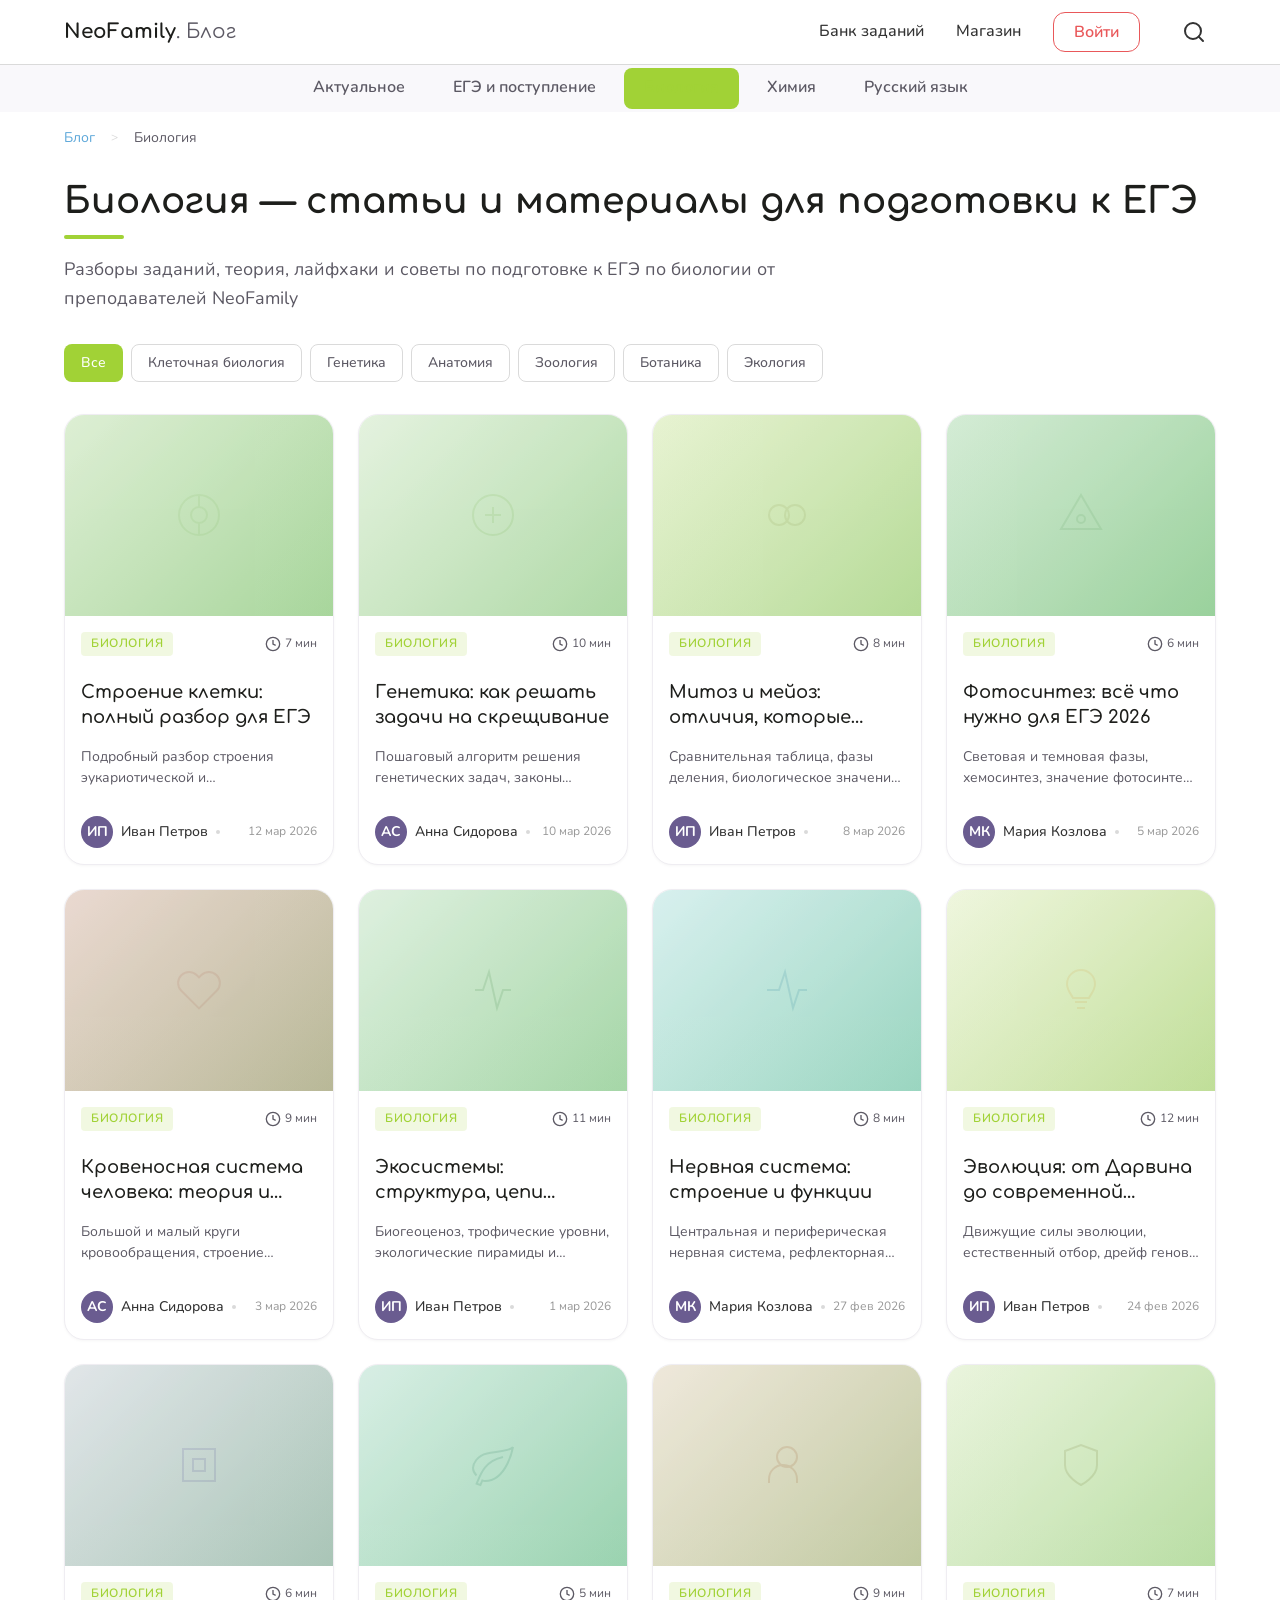
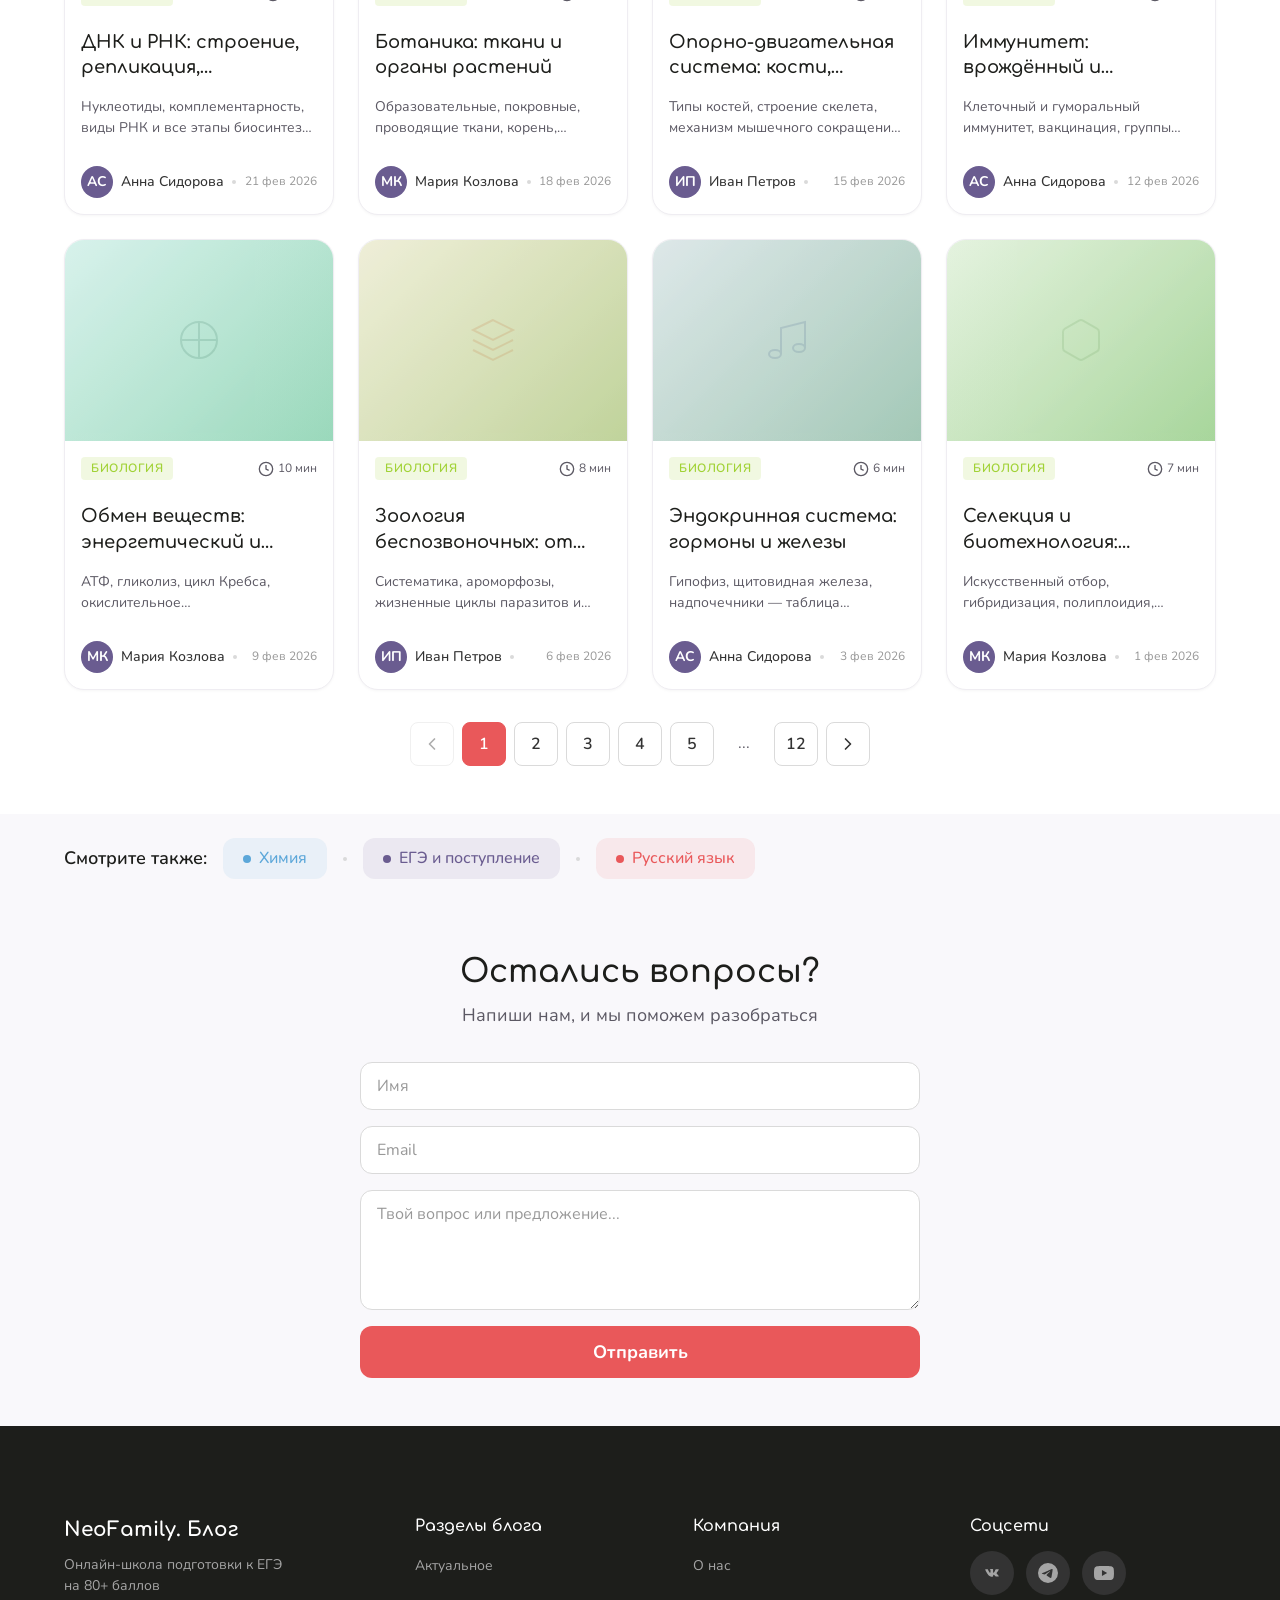
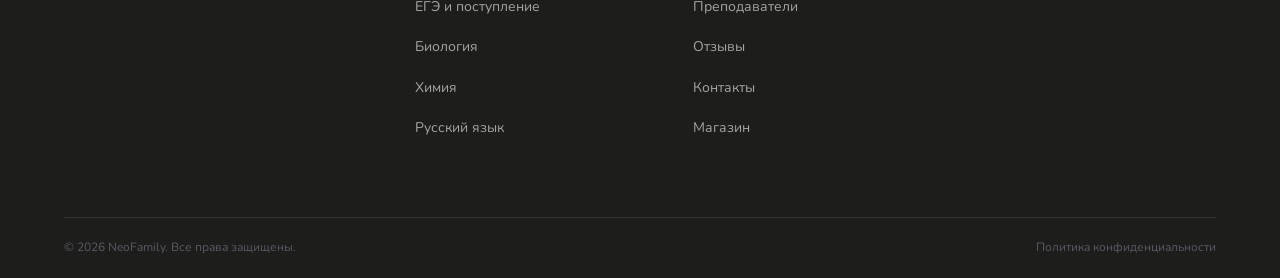
<file: prototype/category.html>
<!DOCTYPE html>
<html lang="ru">
<head>
  <meta charset="UTF-8">
  <meta name="viewport" content="width=device-width, initial-scale=1.0">
  <title>Биология — статьи и материалы для подготовки к ЕГЭ | NeoFamily</title>
  <meta name="description" content="Разборы заданий, теория, лайфхаки и советы по подготовке к ЕГЭ по биологии от преподавателей NeoFamily">
  <link rel="preconnect" href="https://fonts.googleapis.com">
  <link rel="preconnect" href="https://fonts.gstatic.com" crossorigin>
  <link href="https://fonts.googleapis.com/css2?family=Comfortaa:wght@600;700&family=Nunito:ital,wght@0,400;0,500;0,600;0,700;1,400&display=swap" rel="stylesheet">
  <link rel="stylesheet" href="css/styles.css">
  <style>
    /* === Reset & Base === */
    *, *::before, *::after { box-sizing: border-box; margin: 0; padding: 0; }
    html { scroll-behavior: smooth; }
    body {
      font-family: 'Nunito', sans-serif;
      font-size: 18px;
      line-height: 1.6;
      color: #333333;
      background: #FFFFFF;
      -webkit-font-smoothing: antialiased;
    }
    a { text-decoration: none; color: inherit; }
    ul, ol { list-style: none; }
    img { max-width: 100%; height: auto; display: block; }
    button { font-family: inherit; cursor: pointer; border: none; background: none; }

    /* === Tokens === */
    :root {
      --primary: #E9585A;
      --primary-hover: #F27C82;
      --text-primary: #1D1E1B;
      --text-body: #333333;
      --text-secondary: #5C5964;
      --text-muted: #989898;
      --text-link: #5CA7D9;
      --bg-white: #FFFFFF;
      --bg-light: #F9F8FB;
      --border-default: #DADADA;
      --border-light: #EFEDF2;
      --cat-actual: #FFC645;
      --cat-ege: #6A5C90;
      --cat-bio: #A1D236;
      --cat-chem: #5CA7D9;
      --cat-rus: #E9585A;
      --dark: #1D1E1B;
      --dark-border: #333333;
      --dark-text: #A5A5A5;
      --shadow-card: 0 1px 3px rgba(0,0,0,0.04);
      --shadow-card-hover: 0 8px 24px rgba(0,0,0,0.1);
      --shadow-header: 0 2px 8px rgba(0,0,0,0.06);
      --container: 1200px;
    }

    /* === Container === */
    .container {
      max-width: var(--container);
      margin: 0 auto;
      padding: 0 24px;
    }

    /* === Header === */
    .header {
      position: sticky;
      top: 0;
      z-index: 1000;
      background: var(--bg-white);
      transition: box-shadow 0.2s;
    }
    .header.scrolled {
      box-shadow: var(--shadow-header);
    }
    .header__top {
      height: 64px;
      display: flex;
      align-items: center;
      justify-content: space-between;
    }
    .logo {
      display: flex;
      align-items: baseline;
    }
    .logo__name {
      font-family: 'Comfortaa', cursive;
      font-weight: 700;
      font-size: 20px;
      color: var(--text-primary);
    }
    .logo__suffix {
      font-family: 'Comfortaa', cursive;
      font-weight: 400;
      font-size: 20px;
      color: var(--text-secondary);
    }
    .nav-right {
      display: flex;
      align-items: center;
      gap: 32px;
    }
    .nav-right__link {
      font-weight: 500;
      font-size: 16px;
      color: var(--text-body);
      transition: color 0.2s;
    }
    .nav-right__link:hover {
      color: var(--primary);
    }
    .btn-login {
      font-weight: 600;
      font-size: 16px;
      color: var(--primary);
      border: 1.5px solid var(--primary);
      border-radius: 12px;
      padding: 8px 20px;
      transition: background 0.2s, color 0.2s;
    }
    .btn-login:hover {
      background: var(--primary);
      color: #FFFFFF;
    }
    .btn-search {
      width: 44px;
      height: 44px;
      display: flex;
      align-items: center;
      justify-content: center;
      border-radius: 8px;
      transition: background 0.2s;
    }
    .btn-search:hover {
      background: var(--bg-light);
    }
    .btn-search svg {
      width: 24px;
      height: 24px;
      color: var(--text-body);
    }

    /* Category Bar */
    .category-bar {
      background: var(--bg-light);
      height: 48px;
      display: flex;
      align-items: center;
      justify-content: center;
    }
    .category-bar__list {
      display: flex;
      gap: 8px;
      align-items: center;
    }
    .category-tab {
      font-weight: 600;
      font-size: 16px;
      line-height: 1.4;
      color: var(--text-secondary);
      padding: 8px 20px;
      border-radius: 8px;
      transition: all 0.2s;
      white-space: nowrap;
    }
    .category-tab:hover {
      background: rgba(0,0,0,0.05);
    }
    .category-tab[data-cat="actual"]:hover { background: rgba(255,198,69,0.1); color: #b8960a; }
    .category-tab[data-cat="ege"]:hover { background: rgba(106,92,144,0.1); color: var(--cat-ege); }
    .category-tab[data-cat="bio"]:hover { background: rgba(161,210,54,0.1); color: #6b8e1a; }
    .category-tab[data-cat="chem"]:hover { background: rgba(92,167,217,0.1); color: var(--cat-chem); }
    .category-tab[data-cat="rus"]:hover { background: rgba(233,88,90,0.1); color: var(--cat-rus); }

    .category-tab--active[data-cat="actual"] { background: var(--cat-actual); color: var(--text-primary); }
    .category-tab--active[data-cat="ege"] { background: var(--cat-ege); color: #FFFFFF; }
    .category-tab--active[data-cat="bio"] { background: var(--cat-bio); color: var(--text-primary); }
    .category-tab--active[data-cat="chem"] { background: var(--cat-chem); color: #FFFFFF; }
    .category-tab--active[data-cat="rus"] { background: var(--cat-rus); color: #FFFFFF; }

    /* === Breadcrumbs === */
    .breadcrumbs {
      padding-top: 16px;
      padding-bottom: 0;
      display: flex;
      align-items: center;
      gap: 0;
      font-size: 14px;
      line-height: 1.4;
    }
    .breadcrumbs a {
      color: var(--text-link);
      transition: text-decoration 0.2s;
    }
    .breadcrumbs a:hover {
      text-decoration: underline;
    }
    .breadcrumbs__sep {
      color: var(--border-default);
      padding: 0 8px;
    }
    .breadcrumbs__current {
      color: var(--text-secondary);
    }

    /* === Hero Section === */
    .hero-category {
      padding-top: 16px;
    }
    .hero-category h1 {
      font-family: 'Comfortaa', cursive;
      font-weight: 700;
      font-size: 36px;
      line-height: 1.2;
      color: var(--text-primary);
      text-align: left;
    }
    .hero-category__accent {
      width: 60px;
      height: 4px;
      background: var(--cat-bio);
      border-radius: 2px;
      margin-top: 12px;
    }
    .hero-category__desc {
      margin-top: 8px;
      font-size: 18px;
      line-height: 1.6;
      color: var(--text-secondary);
      max-width: 720px;
    }

    /* === Filters === */
    .filters {
      margin-top: 24px;
      display: flex;
      gap: 8px;
      flex-wrap: wrap;
      overflow-x: auto;
    }
    .filter-btn {
      font-family: 'Nunito', sans-serif;
      font-weight: 500;
      font-size: 14px;
      line-height: 1.4;
      padding: 8px 16px;
      border-radius: 8px;
      border: 1.5px solid var(--border-default);
      color: var(--text-secondary);
      background: transparent;
      transition: all 0.2s;
      white-space: nowrap;
    }
    .filter-btn:hover {
      border-color: var(--cat-bio);
      background: rgba(161,210,54,0.08);
      color: #6b8e1a;
    }
    .filter-btn--active {
      background: var(--cat-bio);
      color: var(--text-primary);
      border-color: var(--cat-bio);
    }
    .filter-btn--active:hover {
      background: #93c22e;
      border-color: #93c22e;
      color: var(--text-primary);
    }

    /* === Card Grid === */
    .card-grid {
      margin-top: 32px;
      display: grid;
      grid-template-columns: repeat(4, 1fr);
      gap: 24px;
    }

    /* === Card === */
    .card {
      background: var(--bg-white);
      border: 1px solid var(--border-light);
      border-radius: 20px;
      overflow: hidden;
      box-shadow: var(--shadow-card);
      transition: transform 0.3s, box-shadow 0.3s;
      display: flex;
      flex-direction: column;
    }
    .card:hover {
      transform: translateY(-4px);
      box-shadow: var(--shadow-card-hover);
    }
    .card__image {
      width: 100%;
      aspect-ratio: 4/3;
      background: linear-gradient(135deg, #e8f5e9 0%, #c8e6c9 50%, #a5d6a7 100%);
      overflow: hidden;
      position: relative;
    }
    .card__image img {
      width: 100%;
      height: 100%;
      object-fit: cover;
      transition: transform 0.3s;
    }
    .card:hover .card__image img {
      transform: scale(1.03);
    }
    .card__image-placeholder {
      width: 100%;
      height: 100%;
      display: flex;
      align-items: center;
      justify-content: center;
      font-size: 48px;
      opacity: 0.3;
    }
    .card__content {
      padding: 16px;
      flex: 1;
      display: flex;
      flex-direction: column;
    }
    .card__top-row {
      display: flex;
      justify-content: space-between;
      align-items: center;
    }
    .card__badge {
      display: inline-block;
      padding: 4px 10px;
      border-radius: 4px;
      background: rgba(161,210,54,0.15);
      font-weight: 600;
      font-size: 12px;
      line-height: 1.3;
      color: var(--cat-bio);
      text-transform: uppercase;
      letter-spacing: 0.5px;
    }
    .card__read-time {
      display: flex;
      align-items: center;
      gap: 4px;
      font-size: 12px;
      color: var(--text-secondary);
    }
    .card__read-time svg {
      width: 16px;
      height: 16px;
    }
    .card__title {
      margin-top: 12px;
      font-weight: 600;
      font-size: 18px;
      line-height: 1.4;
      color: var(--text-primary);
      display: -webkit-box;
      -webkit-line-clamp: 2;
      -webkit-box-orient: vertical;
      overflow: hidden;
    }
    .card__desc {
      margin-top: 8px;
      font-size: 14px;
      line-height: 1.5;
      color: var(--text-secondary);
      display: -webkit-box;
      -webkit-line-clamp: 2;
      -webkit-box-orient: vertical;
      overflow: hidden;
    }
    .card__author-row {
      margin-top: auto;
      padding-top: 12px;
      display: flex;
      align-items: center;
      gap: 8px;
    }
    .card__avatar {
      width: 32px;
      height: 32px;
      border-radius: 50%;
      background: linear-gradient(135deg, #ddd 0%, #bbb 100%);
      flex-shrink: 0;
      overflow: hidden;
    }
    .card__avatar-icon {
      width: 100%;
      height: 100%;
      display: flex;
      align-items: center;
      justify-content: center;
      color: #fff;
      font-size: 14px;
      font-weight: 700;
    }
    .card__author-name {
      font-weight: 500;
      font-size: 14px;
      color: var(--text-body);
    }
    .card__dot {
      width: 4px;
      height: 4px;
      border-radius: 50%;
      background: var(--border-default);
      flex-shrink: 0;
    }
    .card__date {
      font-size: 12px;
      color: var(--text-muted);
      margin-left: auto;
    }

    /* === Pagination === */
    .pagination {
      margin-top: 32px;
      display: flex;
      justify-content: center;
      align-items: center;
      gap: 8px;
    }
    .pagination__btn {
      width: 44px;
      height: 44px;
      display: flex;
      align-items: center;
      justify-content: center;
      border-radius: 8px;
      border: 1px solid var(--border-default);
      background: var(--bg-white);
      font-family: 'Nunito', sans-serif;
      font-weight: 600;
      font-size: 16px;
      color: var(--text-body);
      transition: all 0.2s;
      cursor: pointer;
    }
    .pagination__btn:hover {
      border-color: var(--primary);
      color: var(--primary);
    }
    .pagination__btn--active {
      background: var(--primary);
      border-color: var(--primary);
      color: #FFFFFF;
    }
    .pagination__btn--active:hover {
      background: var(--primary-hover);
      border-color: var(--primary-hover);
      color: #FFFFFF;
    }
    .pagination__dots {
      font-size: 16px;
      color: var(--text-secondary);
      padding: 0 4px;
    }
    .pagination__btn--disabled {
      opacity: 0.4;
      cursor: not-allowed;
    }
    .pagination__btn--disabled:hover {
      border-color: var(--border-default);
      color: var(--text-body);
    }
    .pagination__btn svg {
      width: 20px;
      height: 20px;
    }

    /* === See Also === */
    .see-also {
      margin-top: 48px;
      background: var(--bg-light);
      padding: 24px 0;
    }
    .see-also__inner {
      display: flex;
      align-items: center;
      gap: 16px;
      flex-wrap: wrap;
    }
    .see-also__label {
      font-weight: 600;
      font-size: 18px;
      color: var(--text-primary);
    }
    .see-also__link {
      display: inline-flex;
      align-items: center;
      gap: 8px;
      font-weight: 500;
      font-size: 16px;
      padding: 8px 20px;
      border-radius: 12px;
      transition: all 0.2s;
    }
    .see-also__link--chem {
      color: var(--cat-chem);
      background: rgba(92,167,217,0.1);
    }
    .see-also__link--chem:hover {
      background: rgba(92,167,217,0.2);
    }
    .see-also__link--ege {
      color: var(--cat-ege);
      background: rgba(106,92,144,0.1);
    }
    .see-also__link--ege:hover {
      background: rgba(106,92,144,0.2);
    }
    .see-also__link--rus {
      color: var(--cat-rus);
      background: rgba(233,88,90,0.1);
    }
    .see-also__link--rus:hover {
      background: rgba(233,88,90,0.2);
    }
    .see-also__dot {
      width: 4px;
      height: 4px;
      border-radius: 50%;
      background: var(--border-default);
      flex-shrink: 0;
    }

    /* === Feedback === */
    .feedback {
      background: var(--bg-light);
      padding: 48px 0;
    }
    .feedback__inner {
      text-align: center;
    }
    .feedback__title {
      font-family: 'Comfortaa', cursive;
      font-weight: 600;
      font-size: 32px;
      line-height: 1.3;
      color: var(--text-primary);
    }
    .feedback__subtitle {
      margin-top: 8px;
      font-size: 18px;
      color: var(--text-secondary);
    }
    .feedback__form {
      margin: 32px auto 0;
      max-width: 560px;
      display: flex;
      flex-direction: column;
      gap: 16px;
    }
    .feedback__input,
    .feedback__textarea {
      width: 100%;
      padding: 12px 16px;
      border: 1.5px solid var(--border-default);
      border-radius: 12px;
      font-family: 'Nunito', sans-serif;
      font-size: 16px;
      color: var(--text-body);
      background: var(--bg-white);
      transition: border-color 0.2s;
      outline: none;
    }
    .feedback__input::placeholder,
    .feedback__textarea::placeholder {
      color: var(--text-muted);
    }
    .feedback__input:focus,
    .feedback__textarea:focus {
      border-color: var(--primary);
    }
    .feedback__textarea {
      resize: vertical;
      min-height: 120px;
    }
    .feedback__btn {
      width: 100%;
      padding: 14px 32px;
      background: var(--primary);
      color: #FFFFFF;
      font-family: 'Nunito', sans-serif;
      font-weight: 700;
      font-size: 18px;
      border: none;
      border-radius: 12px;
      cursor: pointer;
      transition: background 0.2s, box-shadow 0.2s;
    }
    .feedback__btn:hover {
      background: var(--primary-hover);
      box-shadow: 0 4px 12px rgba(233,88,90,0.3);
    }

    /* === Footer === */
    .footer {
      background: var(--dark);
      padding-top: 40px;
    }
    .footer__main {
      display: grid;
      grid-template-columns: 1.3fr 1fr 1fr 1fr;
      gap: 32px;
    }
    .footer__col-title {
      font-weight: 600;
      font-size: 16px;
      color: #FFFFFF;
      margin-bottom: 12px;
    }
    .footer__logo {
      font-family: 'Comfortaa', cursive;
      font-weight: 700;
      font-size: 20px;
      color: #FFFFFF;
      margin-bottom: 8px;
    }
    .footer__tagline {
      font-size: 14px;
      color: var(--dark-text);
      line-height: 1.5;
    }
    .footer__link {
      display: block;
      font-size: 14px;
      color: var(--dark-text);
      padding: 4px 0;
      transition: color 0.2s;
    }
    .footer__link:hover {
      color: #FFFFFF;
    }
    .footer__social {
      display: flex;
      gap: 12px;
      margin-top: 4px;
    }
    .footer__social-icon {
      width: 44px;
      height: 44px;
      border-radius: 50%;
      background: var(--dark-border);
      display: flex;
      align-items: center;
      justify-content: center;
      transition: background 0.2s;
    }
    .footer__social-icon:hover { background: #0077FF; }
    .footer__social-icon--tg:hover { background: #26A5E4; }
    .footer__social-icon--yt:hover { background: #FF0000; }
    .footer__social-icon svg {
      width: 20px;
      height: 20px;
      color: #FFFFFF;
    }
    .footer__divider {
      border: none;
      border-top: 1px solid var(--dark-border);
      margin: 32px 0 0;
    }
    .footer__bottom {
      display: flex;
      justify-content: space-between;
      align-items: center;
      padding: 20px 0;
    }
    .footer__copyright,
    .footer__privacy {
      font-size: 12px;
      color: var(--text-secondary);
    }
    .footer__privacy:hover {
      color: #FFFFFF;
    }

    /* === Mobile burger (hidden on desktop) === */
    .burger { display: none; }

    /* === Responsive === */
    @media (max-width: 1024px) {
      .card-grid {
        grid-template-columns: repeat(2, 1fr);
      }
      .nav-right__link { display: none; }
      .footer__main {
        grid-template-columns: 1fr 1fr;
      }
    }

    @media (max-width: 640px) {
      body { font-size: 16px; }
      .hero-category h1 { font-size: 28px; }
      .card-grid {
        grid-template-columns: 1fr;
      }
      .header__top { padding: 0 16px; }
      .nav-right { gap: 16px; }
      .btn-login { padding: 6px 14px; font-size: 14px; }
      .category-bar__list { gap: 4px; overflow-x: auto; padding: 0 16px; }
      .category-tab { font-size: 14px; padding: 6px 14px; }
      .filters { overflow-x: auto; flex-wrap: nowrap; -webkit-overflow-scrolling: touch; padding-bottom: 4px; }
      .feedback__title { font-size: 24px; }
      .footer__main { grid-template-columns: 1fr; }
      .footer__bottom { flex-direction: column; gap: 8px; text-align: center; }
      .see-also__inner { flex-direction: column; align-items: flex-start; gap: 12px; }
      .pagination { gap: 4px; }
      .pagination__btn { width: 38px; height: 38px; font-size: 14px; }
    }
  </style>
</head>
<body>

  <!-- ===== HEADER ===== -->
  <header class="header" id="header">
    <div class="container">
      <div class="header__top">
        <a href="/blog/" class="logo">
          <span class="logo__name">NeoFamily</span>
          <span class="logo__suffix">. Блог</span>
        </a>
        <nav class="nav-right">
          <a href="/bank/" class="nav-right__link">Банк заданий</a>
          <a href="/shop/" class="nav-right__link">Магазин</a>
          <button class="btn-login">Войти</button>
          <button class="btn-search" aria-label="Поиск">
            <svg viewBox="0 0 24 24" fill="none" stroke="currentColor" stroke-width="2" stroke-linecap="round" stroke-linejoin="round">
              <circle cx="11" cy="11" r="8"/>
              <line x1="21" y1="21" x2="16.65" y2="16.65"/>
            </svg>
          </button>
        </nav>
      </div>
    </div>
    <div class="category-bar">
      <div class="category-bar__list">
        <a href="/blog/aktualnoe/" class="category-tab" data-cat="actual">Актуальное</a>
        <a href="/blog/ege-i-postuplenie/" class="category-tab" data-cat="ege">ЕГЭ и поступление</a>
        <a href="/blog/biologiya/" class="category-tab category-tab--active" data-cat="bio">Биология</a>
        <a href="/blog/khimiya/" class="category-tab" data-cat="chem">Химия</a>
        <a href="/blog/russkij-yazyk/" class="category-tab" data-cat="rus">Русский язык</a>
      </div>
    </div>
  </header>

  <main>

    <!-- ===== BREADCRUMBS ===== -->
    <nav class="container breadcrumbs" aria-label="Хлебные крошки">
      <a href="/blog/">Блог</a>
      <span class="breadcrumbs__sep">&gt;</span>
      <span class="breadcrumbs__current">Биология</span>
    </nav>

    <!-- ===== HERO SECTION ===== -->
    <section class="hero-category">
      <div class="container">
        <h1>Биология — статьи и материалы для подготовки к ЕГЭ</h1>
        <div class="hero-category__accent"></div>
        <p class="hero-category__desc">Разборы заданий, теория, лайфхаки и советы по подготовке к ЕГЭ по биологии от преподавателей NeoFamily</p>

        <!-- Filters -->
        <div class="filters" role="group" aria-label="Фильтры по темам">
          <button class="filter-btn filter-btn--active">Все</button>
          <button class="filter-btn">Клеточная биология</button>
          <button class="filter-btn">Генетика</button>
          <button class="filter-btn">Анатомия</button>
          <button class="filter-btn">Зоология</button>
          <button class="filter-btn">Ботаника</button>
          <button class="filter-btn">Экология</button>
        </div>
      </div>
    </section>

    <!-- ===== CARD GRID ===== -->
    <section class="container" aria-label="Статьи по биологии">
      <div class="card-grid">

        <!-- Card 1 -->
        <article class="card">
          <a href="/blog/biologiya/stroenie-kletki/" class="card__image">
            <div class="card__image-placeholder" style="background: linear-gradient(135deg, #c5e1a5, #aed581);">
              <svg width="48" height="48" viewBox="0 0 24 24" fill="none" stroke="#7cb342" stroke-width="1" opacity="0.5"><circle cx="12" cy="12" r="10"/><circle cx="12" cy="12" r="4"/><line x1="12" y1="2" x2="12" y2="8"/><line x1="12" y1="16" x2="12" y2="22"/></svg>
            </div>
          </a>
          <div class="card__content">
            <div class="card__top-row">
              <span class="card__badge">Биология</span>
              <span class="card__read-time">
                <svg viewBox="0 0 24 24" fill="none" stroke="currentColor" stroke-width="2"><circle cx="12" cy="12" r="10"/><polyline points="12 6 12 12 16 14"/></svg>
                7 мин
              </span>
            </div>
            <h3 class="card__title"><a href="/blog/biologiya/stroenie-kletki/">Строение клетки: полный разбор для ЕГЭ</a></h3>
            <p class="card__desc">Подробный разбор строения эукариотической и прокариотической клетки, все органоиды и их функции</p>
            <div class="card__author-row">
              <div class="card__avatar"><div class="card__avatar-icon">ИП</div></div>
              <span class="card__author-name">Иван Петров</span>
              <span class="card__dot"></span>
              <span class="card__date">12 мар 2026</span>
            </div>
          </div>
        </article>

        <!-- Card 2 -->
        <article class="card">
          <a href="#" class="card__image">
            <div class="card__image-placeholder" style="background: linear-gradient(135deg, #dcedc8, #c5e1a5);">
              <svg width="48" height="48" viewBox="0 0 24 24" fill="none" stroke="#7cb342" stroke-width="1" opacity="0.5"><path d="M12 2C6.48 2 2 6.48 2 12s4.48 10 10 10 10-4.48 10-10S17.52 2 12 2z"/><path d="M8 12h8M12 8v8"/></svg>
            </div>
          </a>
          <div class="card__content">
            <div class="card__top-row">
              <span class="card__badge">Биология</span>
              <span class="card__read-time">
                <svg viewBox="0 0 24 24" fill="none" stroke="currentColor" stroke-width="2"><circle cx="12" cy="12" r="10"/><polyline points="12 6 12 12 16 14"/></svg>
                10 мин
              </span>
            </div>
            <h3 class="card__title"><a href="#">Генетика: как решать задачи на скрещивание</a></h3>
            <p class="card__desc">Пошаговый алгоритм решения генетических задач, законы Менделя, дигибридное и моногибридное скрещивание</p>
            <div class="card__author-row">
              <div class="card__avatar"><div class="card__avatar-icon">АС</div></div>
              <span class="card__author-name">Анна Сидорова</span>
              <span class="card__dot"></span>
              <span class="card__date">10 мар 2026</span>
            </div>
          </div>
        </article>

        <!-- Card 3 -->
        <article class="card">
          <a href="#" class="card__image">
            <div class="card__image-placeholder" style="background: linear-gradient(135deg, #e6ee9c, #dce775);">
              <svg width="48" height="48" viewBox="0 0 24 24" fill="none" stroke="#9e9d24" stroke-width="1" opacity="0.5"><circle cx="8" cy="12" r="5"/><circle cx="16" cy="12" r="5"/></svg>
            </div>
          </a>
          <div class="card__content">
            <div class="card__top-row">
              <span class="card__badge">Биология</span>
              <span class="card__read-time">
                <svg viewBox="0 0 24 24" fill="none" stroke="currentColor" stroke-width="2"><circle cx="12" cy="12" r="10"/><polyline points="12 6 12 12 16 14"/></svg>
                8 мин
              </span>
            </div>
            <h3 class="card__title"><a href="#">Митоз и мейоз: отличия, которые нужно знать</a></h3>
            <p class="card__desc">Сравнительная таблица, фазы деления, биологическое значение и типичные ошибки на ЕГЭ</p>
            <div class="card__author-row">
              <div class="card__avatar"><div class="card__avatar-icon">ИП</div></div>
              <span class="card__author-name">Иван Петров</span>
              <span class="card__dot"></span>
              <span class="card__date">8 мар 2026</span>
            </div>
          </div>
        </article>

        <!-- Card 4 -->
        <article class="card">
          <a href="#" class="card__image">
            <div class="card__image-placeholder" style="background: linear-gradient(135deg, #a5d6a7, #81c784);">
              <svg width="48" height="48" viewBox="0 0 24 24" fill="none" stroke="#388e3c" stroke-width="1" opacity="0.5"><path d="M12 2L2 19h20L12 2z"/><circle cx="12" cy="14" r="2"/></svg>
            </div>
          </a>
          <div class="card__content">
            <div class="card__top-row">
              <span class="card__badge">Биология</span>
              <span class="card__read-time">
                <svg viewBox="0 0 24 24" fill="none" stroke="currentColor" stroke-width="2"><circle cx="12" cy="12" r="10"/><polyline points="12 6 12 12 16 14"/></svg>
                6 мин
              </span>
            </div>
            <h3 class="card__title"><a href="#">Фотосинтез: всё что нужно для ЕГЭ 2026</a></h3>
            <p class="card__desc">Световая и темновая фазы, хемосинтез, значение фотосинтеза в природе и задания из ЕГЭ</p>
            <div class="card__author-row">
              <div class="card__avatar"><div class="card__avatar-icon">МК</div></div>
              <span class="card__author-name">Мария Козлова</span>
              <span class="card__dot"></span>
              <span class="card__date">5 мар 2026</span>
            </div>
          </div>
        </article>

        <!-- Card 5 -->
        <article class="card">
          <a href="#" class="card__image">
            <div class="card__image-placeholder" style="background: linear-gradient(135deg, #ef9a9a, #e57373);">
              <svg width="48" height="48" viewBox="0 0 24 24" fill="none" stroke="#c62828" stroke-width="1" opacity="0.5"><path d="M20.84 4.61a5.5 5.5 0 0 0-7.78 0L12 5.67l-1.06-1.06a5.5 5.5 0 0 0-7.78 7.78L12 21.23l8.84-8.84a5.5 5.5 0 0 0 0-7.78z"/></svg>
            </div>
          </a>
          <div class="card__content">
            <div class="card__top-row">
              <span class="card__badge">Биология</span>
              <span class="card__read-time">
                <svg viewBox="0 0 24 24" fill="none" stroke="currentColor" stroke-width="2"><circle cx="12" cy="12" r="10"/><polyline points="12 6 12 12 16 14"/></svg>
                9 мин
              </span>
            </div>
            <h3 class="card__title"><a href="#">Кровеносная система человека: теория и задания</a></h3>
            <p class="card__desc">Большой и малый круги кровообращения, строение сердца, типы сосудов и форменные элементы крови</p>
            <div class="card__author-row">
              <div class="card__avatar"><div class="card__avatar-icon">АС</div></div>
              <span class="card__author-name">Анна Сидорова</span>
              <span class="card__dot"></span>
              <span class="card__date">3 мар 2026</span>
            </div>
          </div>
        </article>

        <!-- Card 6 -->
        <article class="card">
          <a href="#" class="card__image">
            <div class="card__image-placeholder" style="background: linear-gradient(135deg, #c8e6c9, #a5d6a7);">
              <svg width="48" height="48" viewBox="0 0 24 24" fill="none" stroke="#2e7d32" stroke-width="1" opacity="0.5"><path d="M3 12h4l3-9 4 18 3-9h4"/></svg>
            </div>
          </a>
          <div class="card__content">
            <div class="card__top-row">
              <span class="card__badge">Биология</span>
              <span class="card__read-time">
                <svg viewBox="0 0 24 24" fill="none" stroke="currentColor" stroke-width="2"><circle cx="12" cy="12" r="10"/><polyline points="12 6 12 12 16 14"/></svg>
                11 мин
              </span>
            </div>
            <h3 class="card__title"><a href="#">Экосистемы: структура, цепи питания, сукцессия</a></h3>
            <p class="card__desc">Биогеоценоз, трофические уровни, экологические пирамиды и правила 10 процентов</p>
            <div class="card__author-row">
              <div class="card__avatar"><div class="card__avatar-icon">ИП</div></div>
              <span class="card__author-name">Иван Петров</span>
              <span class="card__dot"></span>
              <span class="card__date">1 мар 2026</span>
            </div>
          </div>
        </article>

        <!-- Card 7 -->
        <article class="card">
          <a href="#" class="card__image">
            <div class="card__image-placeholder" style="background: linear-gradient(135deg, #b3e5fc, #81d4fa);">
              <svg width="48" height="48" viewBox="0 0 24 24" fill="none" stroke="#0277bd" stroke-width="1" opacity="0.5"><path d="M22 12h-4l-3 9L11 3 8 12H2"/></svg>
            </div>
          </a>
          <div class="card__content">
            <div class="card__top-row">
              <span class="card__badge">Биология</span>
              <span class="card__read-time">
                <svg viewBox="0 0 24 24" fill="none" stroke="currentColor" stroke-width="2"><circle cx="12" cy="12" r="10"/><polyline points="12 6 12 12 16 14"/></svg>
                8 мин
              </span>
            </div>
            <h3 class="card__title"><a href="#">Нервная система: строение и функции</a></h3>
            <p class="card__desc">Центральная и периферическая нервная система, рефлекторная дуга, синапс и нейромедиаторы</p>
            <div class="card__author-row">
              <div class="card__avatar"><div class="card__avatar-icon">МК</div></div>
              <span class="card__author-name">Мария Козлова</span>
              <span class="card__dot"></span>
              <span class="card__date">27 фев 2026</span>
            </div>
          </div>
        </article>

        <!-- Card 8 -->
        <article class="card">
          <a href="#" class="card__image">
            <div class="card__image-placeholder" style="background: linear-gradient(135deg, #fff9c4, #fff176);">
              <svg width="48" height="48" viewBox="0 0 24 24" fill="none" stroke="#f9a825" stroke-width="1" opacity="0.5"><path d="M12 2a7 7 0 017 7c0 3-2 5-3 7h-8c-1-2-3-4-3-7a7 7 0 017-7z"/><line x1="9" y1="18" x2="15" y2="18"/><line x1="10" y1="21" x2="14" y2="21"/></svg>
            </div>
          </a>
          <div class="card__content">
            <div class="card__top-row">
              <span class="card__badge">Биология</span>
              <span class="card__read-time">
                <svg viewBox="0 0 24 24" fill="none" stroke="currentColor" stroke-width="2"><circle cx="12" cy="12" r="10"/><polyline points="12 6 12 12 16 14"/></svg>
                12 мин
              </span>
            </div>
            <h3 class="card__title"><a href="#">Эволюция: от Дарвина до современной теории</a></h3>
            <p class="card__desc">Движущие силы эволюции, естественный отбор, дрейф генов, видообразование и макроэволюция</p>
            <div class="card__author-row">
              <div class="card__avatar"><div class="card__avatar-icon">ИП</div></div>
              <span class="card__author-name">Иван Петров</span>
              <span class="card__dot"></span>
              <span class="card__date">24 фев 2026</span>
            </div>
          </div>
        </article>

        <!-- Card 9 -->
        <article class="card">
          <a href="#" class="card__image">
            <div class="card__image-placeholder" style="background: linear-gradient(135deg, #d1c4e9, #b39ddb);">
              <svg width="48" height="48" viewBox="0 0 24 24" fill="none" stroke="#512da8" stroke-width="1" opacity="0.5"><path d="M4 4h16v16H4z"/><path d="M9 9h6v6H9z"/></svg>
            </div>
          </a>
          <div class="card__content">
            <div class="card__top-row">
              <span class="card__badge">Биология</span>
              <span class="card__read-time">
                <svg viewBox="0 0 24 24" fill="none" stroke="currentColor" stroke-width="2"><circle cx="12" cy="12" r="10"/><polyline points="12 6 12 12 16 14"/></svg>
                6 мин
              </span>
            </div>
            <h3 class="card__title"><a href="#">ДНК и РНК: строение, репликация, транскрипция</a></h3>
            <p class="card__desc">Нуклеотиды, комплементарность, виды РНК и все этапы биосинтеза белка для ЕГЭ</p>
            <div class="card__author-row">
              <div class="card__avatar"><div class="card__avatar-icon">АС</div></div>
              <span class="card__author-name">Анна Сидорова</span>
              <span class="card__dot"></span>
              <span class="card__date">21 фев 2026</span>
            </div>
          </div>
        </article>

        <!-- Card 10 -->
        <article class="card">
          <a href="#" class="card__image">
            <div class="card__image-placeholder" style="background: linear-gradient(135deg, #b2dfdb, #80cbc4);">
              <svg width="48" height="48" viewBox="0 0 24 24" fill="none" stroke="#00695c" stroke-width="1" opacity="0.5"><path d="M17 8C8 10 5.9 16.17 3.82 21.34l1.89.66.95-2.3c.48.17.98.3 1.34.3C19 20 22 3 22 3c-1 2-8 2.25-13 3.25S2 11.5 2 13.5s1.75 3.75 1.75 3.75"/></svg>
            </div>
          </a>
          <div class="card__content">
            <div class="card__top-row">
              <span class="card__badge">Биология</span>
              <span class="card__read-time">
                <svg viewBox="0 0 24 24" fill="none" stroke="currentColor" stroke-width="2"><circle cx="12" cy="12" r="10"/><polyline points="12 6 12 12 16 14"/></svg>
                5 мин
              </span>
            </div>
            <h3 class="card__title"><a href="#">Ботаника: ткани и органы растений</a></h3>
            <p class="card__desc">Образовательные, покровные, проводящие ткани, корень, стебель, лист — всё для задания линии 2</p>
            <div class="card__author-row">
              <div class="card__avatar"><div class="card__avatar-icon">МК</div></div>
              <span class="card__author-name">Мария Козлова</span>
              <span class="card__dot"></span>
              <span class="card__date">18 фев 2026</span>
            </div>
          </div>
        </article>

        <!-- Card 11 -->
        <article class="card">
          <a href="#" class="card__image">
            <div class="card__image-placeholder" style="background: linear-gradient(135deg, #ffccbc, #ffab91);">
              <svg width="48" height="48" viewBox="0 0 24 24" fill="none" stroke="#bf360c" stroke-width="1" opacity="0.5"><circle cx="12" cy="8" r="5"/><path d="M3 21v-2a7 7 0 0114 0v2"/></svg>
            </div>
          </a>
          <div class="card__content">
            <div class="card__top-row">
              <span class="card__badge">Биология</span>
              <span class="card__read-time">
                <svg viewBox="0 0 24 24" fill="none" stroke="currentColor" stroke-width="2"><circle cx="12" cy="12" r="10"/><polyline points="12 6 12 12 16 14"/></svg>
                9 мин
              </span>
            </div>
            <h3 class="card__title"><a href="#">Опорно-двигательная система: кости, мышцы, суставы</a></h3>
            <p class="card__desc">Типы костей, строение скелета, механизм мышечного сокращения и частые ошибки на экзамене</p>
            <div class="card__author-row">
              <div class="card__avatar"><div class="card__avatar-icon">ИП</div></div>
              <span class="card__author-name">Иван Петров</span>
              <span class="card__dot"></span>
              <span class="card__date">15 фев 2026</span>
            </div>
          </div>
        </article>

        <!-- Card 12 -->
        <article class="card">
          <a href="#" class="card__image">
            <div class="card__image-placeholder" style="background: linear-gradient(135deg, #f0f4c3, #e6ee9c);">
              <svg width="48" height="48" viewBox="0 0 24 24" fill="none" stroke="#827717" stroke-width="1" opacity="0.5"><path d="M12 22s8-4 8-10V5l-8-3-8 3v7c0 6 8 10 8 10z"/></svg>
            </div>
          </a>
          <div class="card__content">
            <div class="card__top-row">
              <span class="card__badge">Биология</span>
              <span class="card__read-time">
                <svg viewBox="0 0 24 24" fill="none" stroke="currentColor" stroke-width="2"><circle cx="12" cy="12" r="10"/><polyline points="12 6 12 12 16 14"/></svg>
                7 мин
              </span>
            </div>
            <h3 class="card__title"><a href="#">Иммунитет: врождённый и приобретённый</a></h3>
            <p class="card__desc">Клеточный и гуморальный иммунитет, вакцинация, группы крови и резус-фактор</p>
            <div class="card__author-row">
              <div class="card__avatar"><div class="card__avatar-icon">АС</div></div>
              <span class="card__author-name">Анна Сидорова</span>
              <span class="card__dot"></span>
              <span class="card__date">12 фев 2026</span>
            </div>
          </div>
        </article>

        <!-- Card 13 -->
        <article class="card">
          <a href="#" class="card__image">
            <div class="card__image-placeholder" style="background: linear-gradient(135deg, #b2ebf2, #80deea);">
              <svg width="48" height="48" viewBox="0 0 24 24" fill="none" stroke="#006064" stroke-width="1" opacity="0.5"><path d="M12 3v18M3 12h18"/><circle cx="12" cy="12" r="9"/></svg>
            </div>
          </a>
          <div class="card__content">
            <div class="card__top-row">
              <span class="card__badge">Биология</span>
              <span class="card__read-time">
                <svg viewBox="0 0 24 24" fill="none" stroke="currentColor" stroke-width="2"><circle cx="12" cy="12" r="10"/><polyline points="12 6 12 12 16 14"/></svg>
                10 мин
              </span>
            </div>
            <h3 class="card__title"><a href="#">Обмен веществ: энергетический и пластический</a></h3>
            <p class="card__desc">АТФ, гликолиз, цикл Кребса, окислительное фосфорилирование — полный разбор метаболизма</p>
            <div class="card__author-row">
              <div class="card__avatar"><div class="card__avatar-icon">МК</div></div>
              <span class="card__author-name">Мария Козлова</span>
              <span class="card__dot"></span>
              <span class="card__date">9 фев 2026</span>
            </div>
          </div>
        </article>

        <!-- Card 14 -->
        <article class="card">
          <a href="#" class="card__image">
            <div class="card__image-placeholder" style="background: linear-gradient(135deg, #ffe0b2, #ffcc80);">
              <svg width="48" height="48" viewBox="0 0 24 24" fill="none" stroke="#e65100" stroke-width="1" opacity="0.5"><path d="M12 2L2 7l10 5 10-5-10-5zM2 17l10 5 10-5M2 12l10 5 10-5"/></svg>
            </div>
          </a>
          <div class="card__content">
            <div class="card__top-row">
              <span class="card__badge">Биология</span>
              <span class="card__read-time">
                <svg viewBox="0 0 24 24" fill="none" stroke="currentColor" stroke-width="2"><circle cx="12" cy="12" r="10"/><polyline points="12 6 12 12 16 14"/></svg>
                8 мин
              </span>
            </div>
            <h3 class="card__title"><a href="#">Зоология беспозвоночных: от простейших до членистоногих</a></h3>
            <p class="card__desc">Систематика, ароморфозы, жизненные циклы паразитов и задания линии 8 ЕГЭ</p>
            <div class="card__author-row">
              <div class="card__avatar"><div class="card__avatar-icon">ИП</div></div>
              <span class="card__author-name">Иван Петров</span>
              <span class="card__dot"></span>
              <span class="card__date">6 фев 2026</span>
            </div>
          </div>
        </article>

        <!-- Card 15 -->
        <article class="card">
          <a href="#" class="card__image">
            <div class="card__image-placeholder" style="background: linear-gradient(135deg, #c5cae9, #9fa8da);">
              <svg width="48" height="48" viewBox="0 0 24 24" fill="none" stroke="#283593" stroke-width="1" opacity="0.5"><path d="M9 19V6l12-3v13M9 19c0 1.1-1.3 2-3 2s-3-.9-3-2 1.3-2 3-2 3 .9 3 2zm12-3c0 1.1-1.3 2-3 2s-3-.9-3-2 1.3-2 3-2 3 .9 3 2z"/></svg>
            </div>
          </a>
          <div class="card__content">
            <div class="card__top-row">
              <span class="card__badge">Биология</span>
              <span class="card__read-time">
                <svg viewBox="0 0 24 24" fill="none" stroke="currentColor" stroke-width="2"><circle cx="12" cy="12" r="10"/><polyline points="12 6 12 12 16 14"/></svg>
                6 мин
              </span>
            </div>
            <h3 class="card__title"><a href="#">Эндокринная система: гормоны и железы</a></h3>
            <p class="card__desc">Гипофиз, щитовидная железа, надпочечники — таблица гормонов и их функций для ЕГЭ</p>
            <div class="card__author-row">
              <div class="card__avatar"><div class="card__avatar-icon">АС</div></div>
              <span class="card__author-name">Анна Сидорова</span>
              <span class="card__dot"></span>
              <span class="card__date">3 фев 2026</span>
            </div>
          </div>
        </article>

        <!-- Card 16 -->
        <article class="card">
          <a href="#" class="card__image">
            <div class="card__image-placeholder" style="background: linear-gradient(135deg, #dcedc8, #aed581);">
              <svg width="48" height="48" viewBox="0 0 24 24" fill="none" stroke="#558b2f" stroke-width="1" opacity="0.5"><path d="M21 16V8a2 2 0 00-1-1.73l-7-4a2 2 0 00-2 0l-7 4A2 2 0 003 8v8a2 2 0 001 1.73l7 4a2 2 0 002 0l7-4A2 2 0 0021 16z"/></svg>
            </div>
          </a>
          <div class="card__content">
            <div class="card__top-row">
              <span class="card__badge">Биология</span>
              <span class="card__read-time">
                <svg viewBox="0 0 24 24" fill="none" stroke="currentColor" stroke-width="2"><circle cx="12" cy="12" r="10"/><polyline points="12 6 12 12 16 14"/></svg>
                7 мин
              </span>
            </div>
            <h3 class="card__title"><a href="#">Селекция и биотехнология: методы и достижения</a></h3>
            <p class="card__desc">Искусственный отбор, гибридизация, полиплоидия, генная инженерия и клонирование</p>
            <div class="card__author-row">
              <div class="card__avatar"><div class="card__avatar-icon">МК</div></div>
              <span class="card__author-name">Мария Козлова</span>
              <span class="card__dot"></span>
              <span class="card__date">1 фев 2026</span>
            </div>
          </div>
        </article>

      </div>

      <!-- ===== PAGINATION ===== -->
      <nav class="pagination" aria-label="Пагинация">
        <button class="pagination__btn pagination__btn--disabled" aria-label="Предыдущая страница" disabled>
          <svg viewBox="0 0 24 24" fill="none" stroke="currentColor" stroke-width="2" stroke-linecap="round" stroke-linejoin="round"><polyline points="15 18 9 12 15 6"/></svg>
        </button>
        <button class="pagination__btn pagination__btn--active" aria-label="Страница 1">1</button>
        <button class="pagination__btn" aria-current="page" aria-label="Страница 2">2</button>
        <button class="pagination__btn" aria-label="Страница 3">3</button>
        <button class="pagination__btn" aria-label="Страница 4">4</button>
        <button class="pagination__btn" aria-label="Страница 5">5</button>
        <span class="pagination__dots">...</span>
        <button class="pagination__btn" aria-label="Страница 12">12</button>
        <button class="pagination__btn" aria-label="Следующая страница">
          <svg viewBox="0 0 24 24" fill="none" stroke="currentColor" stroke-width="2" stroke-linecap="round" stroke-linejoin="round"><polyline points="9 18 15 12 9 6"/></svg>
        </button>
      </nav>
    </section>

    <!-- ===== SEE ALSO ===== -->
    <section class="see-also" aria-label="Смотрите также">
      <div class="container">
        <div class="see-also__inner">
          <span class="see-also__label">Смотрите также:</span>
          <a href="/blog/khimiya/" class="see-also__link see-also__link--chem">
            <span style="width:8px;height:8px;border-radius:50%;background:var(--cat-chem);flex-shrink:0;"></span>
            Химия
          </a>
          <span class="see-also__dot"></span>
          <a href="/blog/ege-i-postuplenie/" class="see-also__link see-also__link--ege">
            <span style="width:8px;height:8px;border-radius:50%;background:var(--cat-ege);flex-shrink:0;"></span>
            ЕГЭ и поступление
          </a>
          <span class="see-also__dot"></span>
          <a href="/blog/russkij-yazyk/" class="see-also__link see-also__link--rus">
            <span style="width:8px;height:8px;border-radius:50%;background:var(--cat-rus);flex-shrink:0;"></span>
            Русский язык
          </a>
        </div>
      </div>
    </section>

    <!-- ===== FEEDBACK ===== -->
    <section class="feedback" aria-label="Обратная связь">
      <div class="container">
        <div class="feedback__inner">
          <h2 class="feedback__title">Остались вопросы?</h2>
          <p class="feedback__subtitle">Напиши нам, и мы поможем разобраться</p>
          <form class="feedback__form" action="#" method="post">
            <input class="feedback__input" type="text" name="name" placeholder="Имя" required>
            <input class="feedback__input" type="email" name="email" placeholder="Email" required>
            <textarea class="feedback__textarea" name="message" placeholder="Твой вопрос или предложение..." required></textarea>
            <button class="feedback__btn" type="submit">Отправить</button>
          </form>
        </div>
      </div>
    </section>

  </main>

  <!-- ===== FOOTER ===== -->
  <footer class="footer">
    <div class="container">
      <div class="footer__main">
        <div>
          <div class="footer__logo">NeoFamily. Блог</div>
          <p class="footer__tagline">Онлайн-школа подготовки к ЕГЭ<br>на 80+ баллов</p>
        </div>
        <div>
          <div class="footer__col-title">Разделы блога</div>
          <a href="/blog/aktualnoe/" class="footer__link">Актуальное</a>
          <a href="/blog/ege-i-postuplenie/" class="footer__link">ЕГЭ и поступление</a>
          <a href="/blog/biologiya/" class="footer__link">Биология</a>
          <a href="/blog/khimiya/" class="footer__link">Химия</a>
          <a href="/blog/russkij-yazyk/" class="footer__link">Русский язык</a>
        </div>
        <div>
          <div class="footer__col-title">Компания</div>
          <a href="/about/" class="footer__link">О нас</a>
          <a href="/teachers/" class="footer__link">Преподаватели</a>
          <a href="/reviews/" class="footer__link">Отзывы</a>
          <a href="/contacts/" class="footer__link">Контакты</a>
          <a href="/shop/" class="footer__link">Магазин</a>
        </div>
        <div>
          <div class="footer__col-title">Соцсети</div>
          <div class="footer__social">
            <a href="#" class="footer__social-icon" aria-label="ВКонтакте">
              <svg viewBox="0 0 24 24" fill="currentColor"><path d="M12.785 16.241s.288-.032.436-.194c.136-.148.132-.427.132-.427s-.02-1.304.587-1.496c.598-.188 1.368 1.259 2.183 1.815.616.42 1.084.328 1.084.328l2.175-.03s1.14-.07.599-.964c-.044-.073-.314-.661-1.618-1.869-1.366-1.265-1.183-1.06.462-3.248.862-1.15 1.37-2.027 1.243-2.356-.12-.306-.86-.225-.86-.225l-2.446.015s-.181-.025-.316.056c-.131.079-.216.264-.216.264s-.388 1.033-.905 1.912c-1.09 1.854-1.527 1.953-1.705 1.838-.415-.268-.311-1.076-.311-1.649 0-1.793.271-2.54-.529-2.734-.266-.064-.461-.107-1.14-.114-.872-.009-1.608.003-2.025.207-.277.136-.491.439-.361.456.16.022.524.098.717.36.248.339.24 1.098.24 1.098s.143 2.11-.333 2.371c-.327.18-.775-.187-1.736-1.865-.492-.859-.864-1.81-.864-1.81s-.072-.176-.2-.271c-.155-.115-.372-.151-.372-.151l-2.323.015s-.349.01-.477.161c-.114.135-.009.413-.009.413s1.825 4.274 3.892 6.426c1.895 1.973 4.047 1.843 4.047 1.843h.975z"/></svg>
            </a>
            <a href="#" class="footer__social-icon footer__social-icon--tg" aria-label="Telegram">
              <svg viewBox="0 0 24 24" fill="currentColor"><path d="M11.944 0A12 12 0 1 0 24 12.056A12.014 12.014 0 0 0 11.944 0Zm4.962 7.224c.1-.002.321.023.465.14a.506.506 0 0 1 .171.325c.016.093.036.306.02.472c-.18 1.898-.962 6.502-1.36 8.627c-.168.9-.499 1.201-.82 1.23c-.696.065-1.225-.46-1.9-.902c-1.056-.693-1.653-1.124-2.678-1.8c-1.185-.78-.417-1.21.258-1.91c.177-.184 3.247-2.977 3.307-3.23c.007-.032.014-.15-.056-.212s-.174-.041-.249-.024c-.106.024-1.793 1.14-5.061 3.345c-.48.33-.913.49-1.302.48c-.428-.008-1.252-.241-1.865-.44c-.752-.245-1.349-.374-1.297-.789c.027-.216.325-.437.893-.663c3.498-1.524 5.83-2.529 6.998-3.014c3.332-1.386 4.025-1.627 4.476-1.635z"/></svg>
            </a>
            <a href="#" class="footer__social-icon footer__social-icon--yt" aria-label="YouTube">
              <svg viewBox="0 0 24 24" fill="currentColor"><path d="M23.498 6.186a3.016 3.016 0 0 0-2.122-2.136C19.505 3.545 12 3.545 12 3.545s-7.505 0-9.377.505A3.017 3.017 0 0 0 .502 6.186C0 8.07 0 12 0 12s0 3.93.502 5.814a3.016 3.016 0 0 0 2.122 2.136c1.871.505 9.376.505 9.376.505s7.505 0 9.377-.505a3.015 3.015 0 0 0 2.122-2.136C24 15.93 24 12 24 12s0-3.93-.502-5.814zM9.545 15.568V8.432L15.818 12l-6.273 3.568z"/></svg>
            </a>
          </div>
        </div>
      </div>
      <hr class="footer__divider">
      <div class="footer__bottom">
        <span class="footer__copyright">&copy; 2026 NeoFamily. Все права защищены.</span>
        <a href="/privacy/" class="footer__privacy">Политика конфиденциальности</a>
      </div>
    </div>
  </footer>

  <script>
    // Header scroll shadow
    const header = document.getElementById('header');
    window.addEventListener('scroll', () => {
      header.classList.toggle('scrolled', window.scrollY > 10);
    });

    // Filter buttons toggle
    const filterBtns = document.querySelectorAll('.filter-btn');
    filterBtns.forEach(btn => {
      btn.addEventListener('click', () => {
        filterBtns.forEach(b => b.classList.remove('filter-btn--active'));
        btn.classList.add('filter-btn--active');
      });
    });

    // Pagination active toggle
    const pageBtns = document.querySelectorAll('.pagination__btn:not(.pagination__btn--disabled)');
    pageBtns.forEach(btn => {
      btn.addEventListener('click', () => {
        pageBtns.forEach(b => b.classList.remove('pagination__btn--active'));
        btn.classList.add('pagination__btn--active');
      });
    });
  </script>

</body>
</html>
</file>
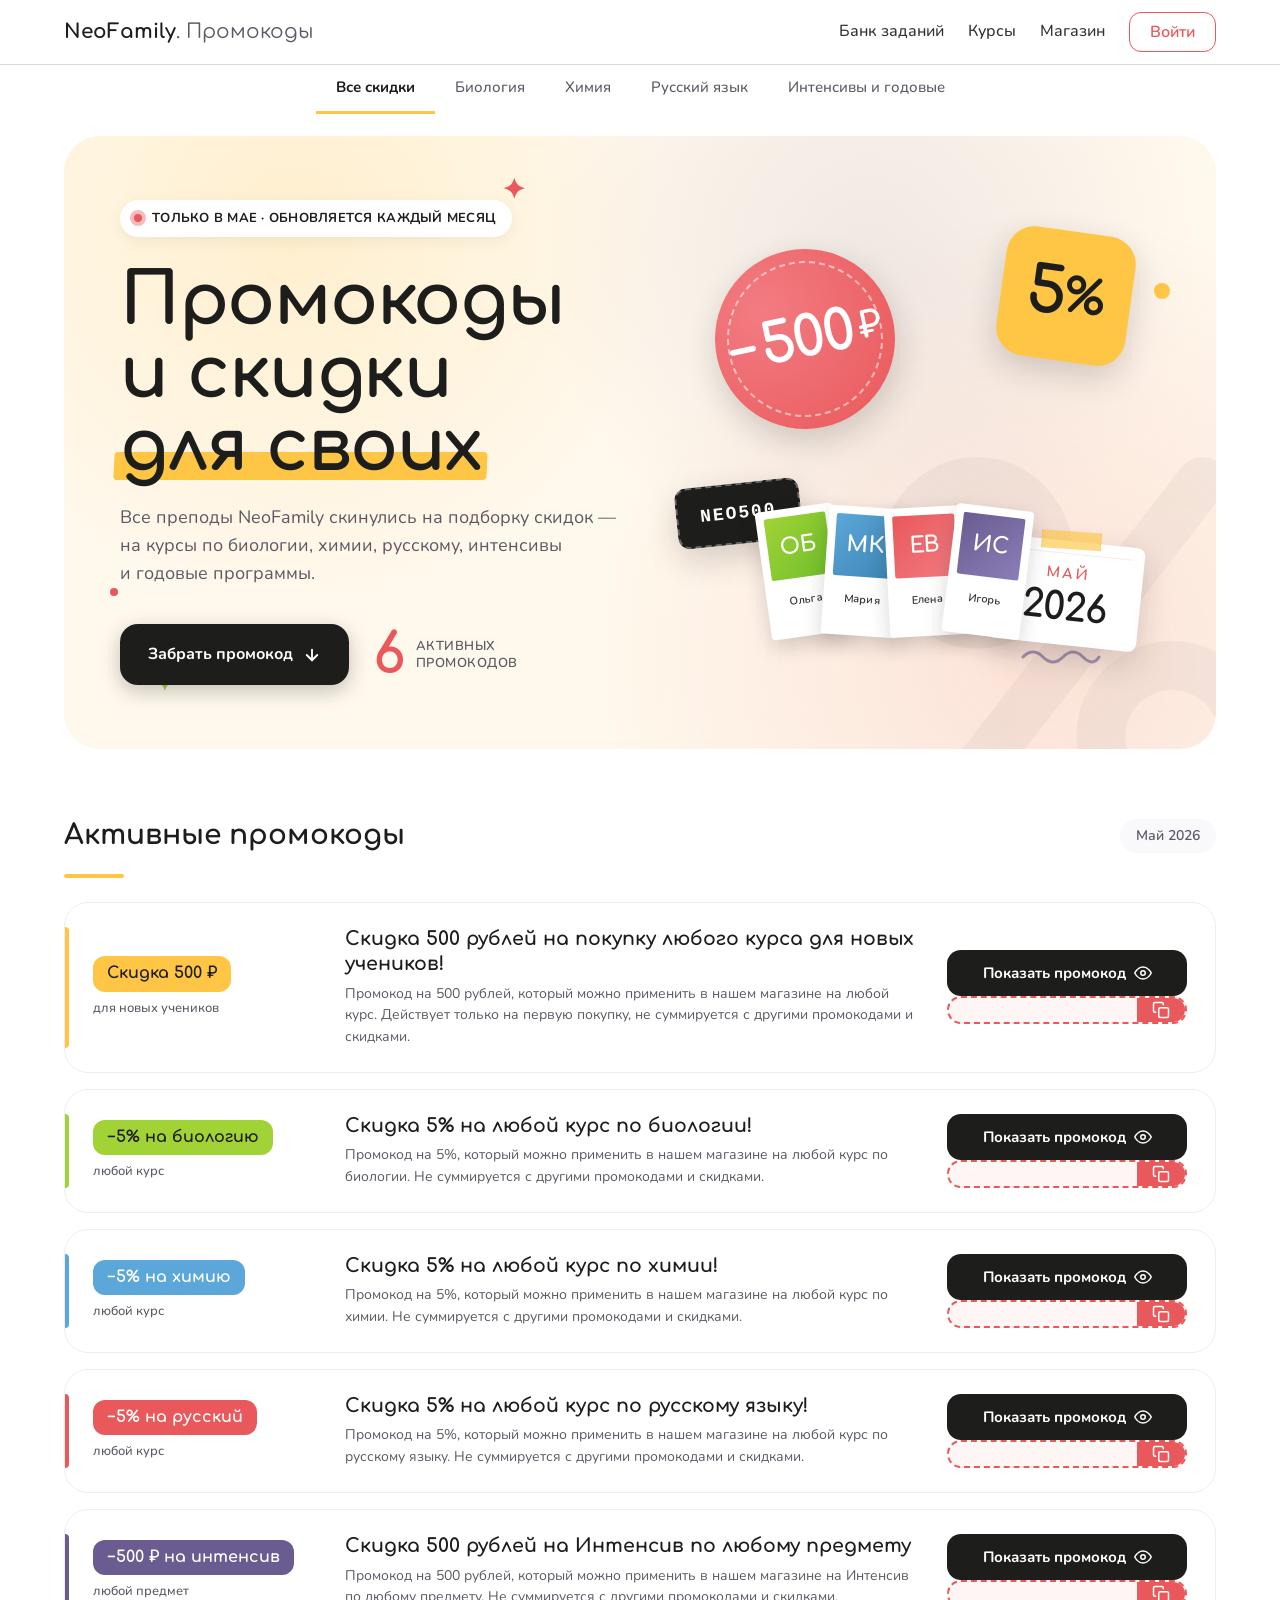
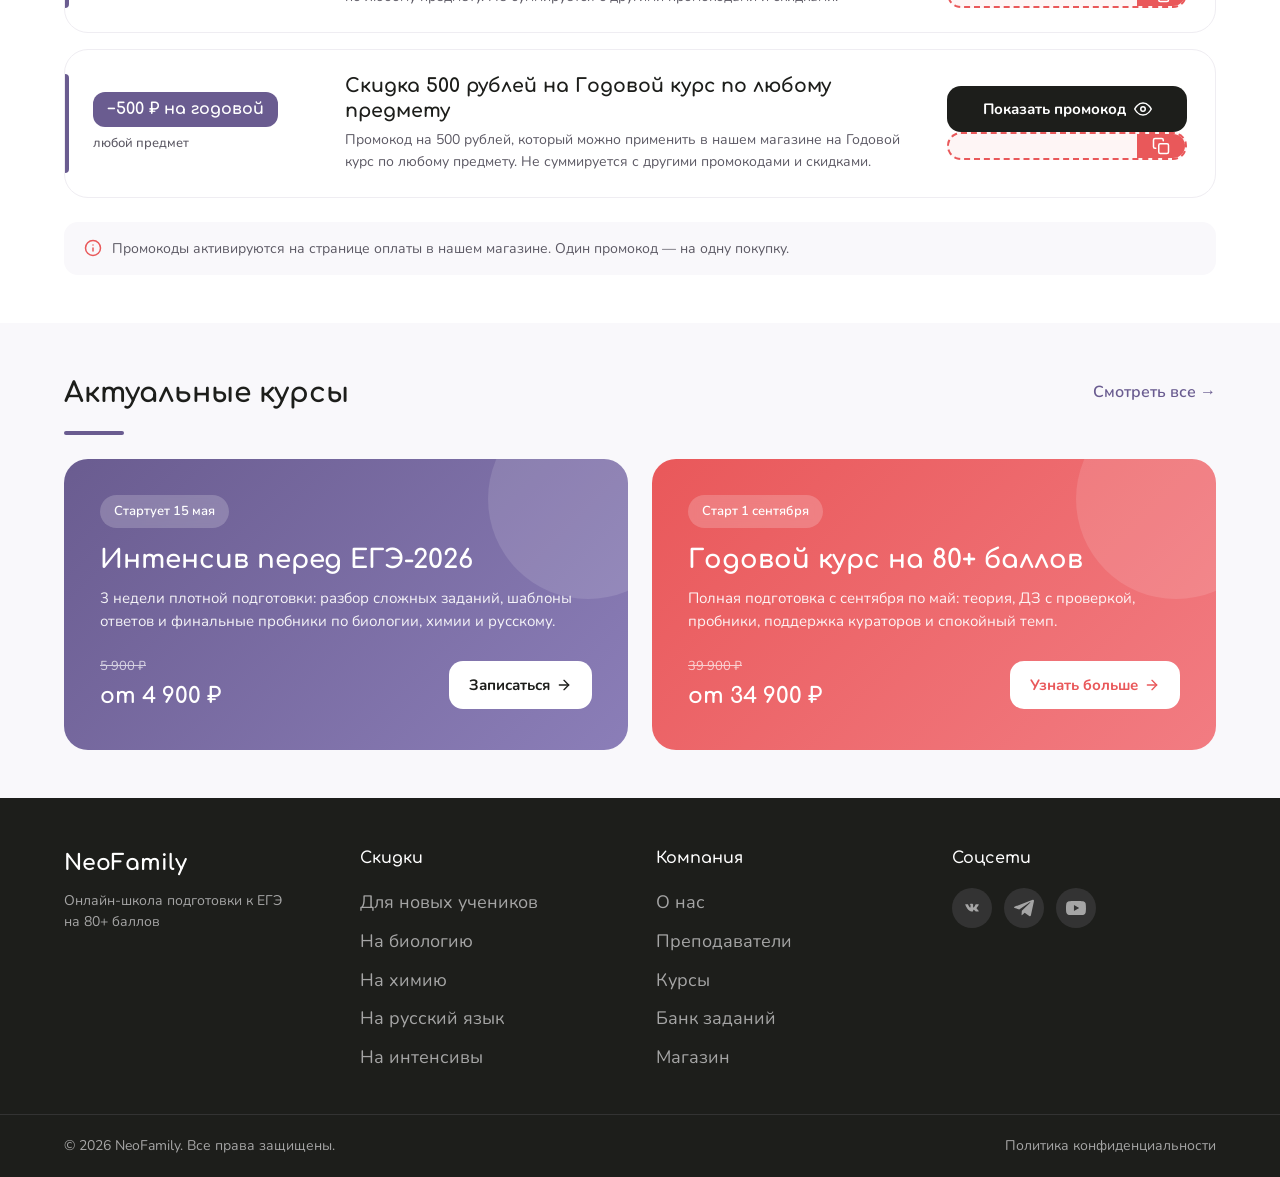
<file: prototype/promo.html>
<!DOCTYPE html>
<html lang="ru">
<head>
  <meta charset="UTF-8">
  <meta name="viewport" content="width=device-width, initial-scale=1.0">
  <title>Промокоды и скидки NeoFamily — май 2026</title>
  <link rel="preconnect" href="https://fonts.googleapis.com">
  <link rel="preconnect" href="https://fonts.gstatic.com" crossorigin>
  <link href="https://fonts.googleapis.com/css2?family=Comfortaa:wght@600;700&family=Nunito:wght@400;500;600;700&display=swap" rel="stylesheet">
  <link rel="stylesheet" href="css/styles.css">
</head>
<body>

  <!-- ===== HEADER ===== -->
  <header class="site-header" id="siteHeader">
    <div class="header-top">
      <div class="container">
        <a href="/" class="logo">
          <span class="logo-name">NeoFamily</span><span class="logo-suffix">. Промокоды</span>
        </a>
        <nav class="nav-right" aria-label="Основная навигация">
          <a href="#" class="nav-link">Банк заданий</a>
          <a href="#" class="nav-link">Курсы</a>
          <a href="#" class="nav-link">Магазин</a>
          <button class="btn-login" type="button">Войти</button>
        </nav>
      </div>
    </div>
    <div class="category-bar">
      <div class="container">
        <a href="#all" class="cat-tab active" data-cat="actual">Все скидки</a>
        <a href="#bio" class="cat-tab" data-cat="bio">Биология</a>
        <a href="#chem" class="cat-tab" data-cat="chem">Химия</a>
        <a href="#rus" class="cat-tab" data-cat="rus">Русский язык</a>
        <a href="#intensive" class="cat-tab" data-cat="ege">Интенсивы и годовые</a>
      </div>
    </div>
  </header>

  <main>

    <!-- ===== HERO ===== -->
    <section class="promo-hero">
      <div class="container">
        <div class="promo-hero__stage">

          <!-- декоративные стикеры/конфетти -->
          <span class="promo-hero__deco promo-hero__deco--star promo-hero__deco--star-1" aria-hidden="true">✦</span>
          <span class="promo-hero__deco promo-hero__deco--star promo-hero__deco--star-2" aria-hidden="true">✦</span>
          <span class="promo-hero__deco promo-hero__deco--dot promo-hero__deco--dot-1" aria-hidden="true"></span>
          <span class="promo-hero__deco promo-hero__deco--dot promo-hero__deco--dot-2" aria-hidden="true"></span>
          <span class="promo-hero__deco promo-hero__deco--dot promo-hero__deco--dot-3" aria-hidden="true"></span>
          <span class="promo-hero__deco promo-hero__deco--squiggle" aria-hidden="true">
            <svg viewBox="0 0 80 24" fill="none" stroke="currentColor" stroke-width="3" stroke-linecap="round">
              <path d="M2 12 Q 12 2, 22 12 T 42 12 T 62 12 T 78 12"/>
            </svg>
          </span>

          <!-- огромный %-знак на фоне -->
          <span class="promo-hero__giant" aria-hidden="true">%</span>

          <div class="promo-hero__grid">

            <div class="promo-hero__content">
              <div class="promo-hero__eyebrow">
                <span class="promo-hero__eyebrow-pulse"></span>
                Только в&nbsp;мае · обновляется каждый месяц
              </div>

              <h1 class="promo-hero__title">
                Промокоды<br>
                и&nbsp;скидки <span class="promo-hero__mark">для&nbsp;своих</span>
              </h1>

              <p class="promo-hero__lead">
                Все преподы NeoFamily скинулись на подборку скидок — на&nbsp;курсы по&nbsp;биологии, химии, русскому, интенсивы и&nbsp;годовые программы.
              </p>

              <div class="promo-hero__bottom">
                <a href="#all" class="promo-hero__cta">
                  <span>Забрать промокод</span>
                  <svg viewBox="0 0 24 24" fill="none" stroke="currentColor" stroke-width="2.5" stroke-linecap="round" stroke-linejoin="round">
                    <line x1="12" y1="5" x2="12" y2="19"/>
                    <polyline points="19 12 12 19 5 12"/>
                  </svg>
                </a>
                <div class="promo-hero__count">
                  <span class="promo-hero__count-num">6</span>
                  <span class="promo-hero__count-label">активных<br>промокодов</span>
                </div>
              </div>
            </div>

            <!-- правая колонка: стикерборд скидок + преподы -->
            <div class="promo-hero__board">

              <div class="promo-hero__sticker promo-hero__sticker--tape">
                <span class="promo-hero__sticker-tape"></span>
                <span class="promo-hero__sticker-month">МАЙ</span>
                <span class="promo-hero__sticker-year">2026</span>
              </div>

              <div class="promo-hero__sticker promo-hero__sticker--500">
                <span class="promo-hero__sticker-minus">−</span>
                <span class="promo-hero__sticker-amount">500</span>
                <span class="promo-hero__sticker-cur">₽</span>
              </div>

              <div class="promo-hero__sticker promo-hero__sticker--five">
                <span class="promo-hero__sticker-five-num">5</span>
                <span class="promo-hero__sticker-five-pct">%</span>
              </div>

              <div class="promo-hero__sticker promo-hero__sticker--neo">
                NEO500
              </div>

              <div class="promo-hero__polaroids">
                <div class="promo-hero__polaroid promo-hero__polaroid--1">
                  <div class="promo-hero__polaroid-photo" style="background: linear-gradient(135deg,#A1D236,#6FBF2C);">ОБ</div>
                  <span class="promo-hero__polaroid-name">Ольга</span>
                </div>
                <div class="promo-hero__polaroid promo-hero__polaroid--2">
                  <div class="promo-hero__polaroid-photo" style="background: linear-gradient(135deg,#5CA7D9,#3B86B5);">МК</div>
                  <span class="promo-hero__polaroid-name">Мария</span>
                </div>
                <div class="promo-hero__polaroid promo-hero__polaroid--3">
                  <div class="promo-hero__polaroid-photo" style="background: linear-gradient(135deg,#E9585A,#F27C82);">ЕВ</div>
                  <span class="promo-hero__polaroid-name">Елена</span>
                </div>
                <div class="promo-hero__polaroid promo-hero__polaroid--4">
                  <div class="promo-hero__polaroid-photo" style="background: linear-gradient(135deg,#6A5C90,#8B7EB8);">ИС</div>
                  <span class="promo-hero__polaroid-name">Игорь</span>
                </div>
              </div>

            </div>

          </div>

        </div>
      </div>
    </section>

    <!-- ===== СПИСОК ПРОМОКОДОВ ===== -->
    <section class="promo-list-section" id="all">
      <div class="container">

        <div class="section-header">
          <h2>Активные промокоды</h2>
          <span class="promo-month-pill">Май 2026</span>
        </div>
        <div class="accent-bar" data-cat="actual"></div>

        <div class="promo-list">

          <!--
            === ШАБЛОН КАРТОЧКИ ПРОМОКОДА ===
            data-cat:  actual | bio | chem | rus | ege   (цвет акцента)
            data-code: сам промокод (подставится в поле после нажатия "Показать")
            data-tag:  короткая плашка слева (название скидки)
          -->

          <article class="promo-card" data-cat="actual" data-code="NEO500" id="promo-newbie">
            <div class="promo-card__tag">
              <span class="promo-card__tag-pill">Скидка 500 ₽</span>
              <span class="promo-card__tag-sub">для новых учеников</span>
            </div>
            <div class="promo-card__body">
              <h3 class="promo-card__title">Скидка 500&nbsp;рублей на покупку любого курса для новых учеников!</h3>
              <p class="promo-card__desc">Промокод на 500&nbsp;рублей, который можно применить в нашем магазине на любой курс. Действует только на первую покупку, не суммируется с другими промокодами и скидками.</p>
            </div>
            <div class="promo-card__action">
              <button type="button" class="promo-card__btn js-promo-toggle">
                <span class="promo-card__btn-text">Показать промокод</span>
                <svg class="promo-card__btn-icon" viewBox="0 0 24 24" fill="none" stroke="currentColor" stroke-width="2" stroke-linecap="round" stroke-linejoin="round">
                  <path d="M1 12s4-8 11-8 11 8 11 8-4 8-11 8-11-8-11-8z"/>
                  <circle cx="12" cy="12" r="3"/>
                </svg>
              </button>
              <div class="promo-card__code" hidden>
                <span class="promo-card__code-value"></span>
                <button type="button" class="promo-card__copy js-promo-copy" aria-label="Скопировать">
                  <svg viewBox="0 0 24 24" fill="none" stroke="currentColor" stroke-width="2" stroke-linecap="round" stroke-linejoin="round">
                    <rect x="9" y="9" width="13" height="13" rx="2" ry="2"/>
                    <path d="M5 15H4a2 2 0 0 1-2-2V4a2 2 0 0 1 2-2h9a2 2 0 0 1 2 2v1"/>
                  </svg>
                </button>
              </div>
            </div>
          </article>

          <article class="promo-card" data-cat="bio" data-code="BIO5" id="promo-bio">
            <div class="promo-card__tag">
              <span class="promo-card__tag-pill">−5% на биологию</span>
              <span class="promo-card__tag-sub">любой курс</span>
            </div>
            <div class="promo-card__body">
              <h3 class="promo-card__title">Скидка 5% на любой курс по биологии!</h3>
              <p class="promo-card__desc">Промокод на 5%, который можно применить в нашем магазине на любой курс по биологии. Не суммируется с другими промокодами и скидками.</p>
            </div>
            <div class="promo-card__action">
              <button type="button" class="promo-card__btn js-promo-toggle">
                <span class="promo-card__btn-text">Показать промокод</span>
                <svg class="promo-card__btn-icon" viewBox="0 0 24 24" fill="none" stroke="currentColor" stroke-width="2" stroke-linecap="round" stroke-linejoin="round">
                  <path d="M1 12s4-8 11-8 11 8 11 8-4 8-11 8-11-8-11-8z"/>
                  <circle cx="12" cy="12" r="3"/>
                </svg>
              </button>
              <div class="promo-card__code" hidden>
                <span class="promo-card__code-value"></span>
                <button type="button" class="promo-card__copy js-promo-copy" aria-label="Скопировать">
                  <svg viewBox="0 0 24 24" fill="none" stroke="currentColor" stroke-width="2" stroke-linecap="round" stroke-linejoin="round">
                    <rect x="9" y="9" width="13" height="13" rx="2" ry="2"/>
                    <path d="M5 15H4a2 2 0 0 1-2-2V4a2 2 0 0 1 2-2h9a2 2 0 0 1 2 2v1"/>
                  </svg>
                </button>
              </div>
            </div>
          </article>

          <article class="promo-card" data-cat="chem" data-code="CHEM5" id="promo-chem">
            <div class="promo-card__tag">
              <span class="promo-card__tag-pill">−5% на химию</span>
              <span class="promo-card__tag-sub">любой курс</span>
            </div>
            <div class="promo-card__body">
              <h3 class="promo-card__title">Скидка 5% на любой курс по химии!</h3>
              <p class="promo-card__desc">Промокод на 5%, который можно применить в нашем магазине на любой курс по химии. Не суммируется с другими промокодами и скидками.</p>
            </div>
            <div class="promo-card__action">
              <button type="button" class="promo-card__btn js-promo-toggle">
                <span class="promo-card__btn-text">Показать промокод</span>
                <svg class="promo-card__btn-icon" viewBox="0 0 24 24" fill="none" stroke="currentColor" stroke-width="2" stroke-linecap="round" stroke-linejoin="round">
                  <path d="M1 12s4-8 11-8 11 8 11 8-4 8-11 8-11-8-11-8z"/>
                  <circle cx="12" cy="12" r="3"/>
                </svg>
              </button>
              <div class="promo-card__code" hidden>
                <span class="promo-card__code-value"></span>
                <button type="button" class="promo-card__copy js-promo-copy" aria-label="Скопировать">
                  <svg viewBox="0 0 24 24" fill="none" stroke="currentColor" stroke-width="2" stroke-linecap="round" stroke-linejoin="round">
                    <rect x="9" y="9" width="13" height="13" rx="2" ry="2"/>
                    <path d="M5 15H4a2 2 0 0 1-2-2V4a2 2 0 0 1 2-2h9a2 2 0 0 1 2 2v1"/>
                  </svg>
                </button>
              </div>
            </div>
          </article>

          <article class="promo-card" data-cat="rus" data-code="RUS5" id="promo-rus">
            <div class="promo-card__tag">
              <span class="promo-card__tag-pill">−5% на русский</span>
              <span class="promo-card__tag-sub">любой курс</span>
            </div>
            <div class="promo-card__body">
              <h3 class="promo-card__title">Скидка 5% на любой курс по русскому языку!</h3>
              <p class="promo-card__desc">Промокод на 5%, который можно применить в нашем магазине на любой курс по русскому языку. Не суммируется с другими промокодами и скидками.</p>
            </div>
            <div class="promo-card__action">
              <button type="button" class="promo-card__btn js-promo-toggle">
                <span class="promo-card__btn-text">Показать промокод</span>
                <svg class="promo-card__btn-icon" viewBox="0 0 24 24" fill="none" stroke="currentColor" stroke-width="2" stroke-linecap="round" stroke-linejoin="round">
                  <path d="M1 12s4-8 11-8 11 8 11 8-4 8-11 8-11-8-11-8z"/>
                  <circle cx="12" cy="12" r="3"/>
                </svg>
              </button>
              <div class="promo-card__code" hidden>
                <span class="promo-card__code-value"></span>
                <button type="button" class="promo-card__copy js-promo-copy" aria-label="Скопировать">
                  <svg viewBox="0 0 24 24" fill="none" stroke="currentColor" stroke-width="2" stroke-linecap="round" stroke-linejoin="round">
                    <rect x="9" y="9" width="13" height="13" rx="2" ry="2"/>
                    <path d="M5 15H4a2 2 0 0 1-2-2V4a2 2 0 0 1 2-2h9a2 2 0 0 1 2 2v1"/>
                  </svg>
                </button>
              </div>
            </div>
          </article>

          <article class="promo-card" data-cat="ege" data-code="INTENSIV500" id="promo-intensive">
            <div class="promo-card__tag">
              <span class="promo-card__tag-pill">−500 ₽ на интенсив</span>
              <span class="promo-card__tag-sub">любой предмет</span>
            </div>
            <div class="promo-card__body">
              <h3 class="promo-card__title">Скидка 500&nbsp;рублей на Интенсив по любому предмету</h3>
              <p class="promo-card__desc">Промокод на 500&nbsp;рублей, который можно применить в нашем магазине на Интенсив по любому предмету. Не суммируется с другими промокодами и скидками.</p>
            </div>
            <div class="promo-card__action">
              <button type="button" class="promo-card__btn js-promo-toggle">
                <span class="promo-card__btn-text">Показать промокод</span>
                <svg class="promo-card__btn-icon" viewBox="0 0 24 24" fill="none" stroke="currentColor" stroke-width="2" stroke-linecap="round" stroke-linejoin="round">
                  <path d="M1 12s4-8 11-8 11 8 11 8-4 8-11 8-11-8-11-8z"/>
                  <circle cx="12" cy="12" r="3"/>
                </svg>
              </button>
              <div class="promo-card__code" hidden>
                <span class="promo-card__code-value"></span>
                <button type="button" class="promo-card__copy js-promo-copy" aria-label="Скопировать">
                  <svg viewBox="0 0 24 24" fill="none" stroke="currentColor" stroke-width="2" stroke-linecap="round" stroke-linejoin="round">
                    <rect x="9" y="9" width="13" height="13" rx="2" ry="2"/>
                    <path d="M5 15H4a2 2 0 0 1-2-2V4a2 2 0 0 1 2-2h9a2 2 0 0 1 2 2v1"/>
                  </svg>
                </button>
              </div>
            </div>
          </article>

          <article class="promo-card" data-cat="ege" data-code="GOD500" id="promo-year">
            <div class="promo-card__tag">
              <span class="promo-card__tag-pill">−500 ₽ на годовой</span>
              <span class="promo-card__tag-sub">любой предмет</span>
            </div>
            <div class="promo-card__body">
              <h3 class="promo-card__title">Скидка 500&nbsp;рублей на Годовой курс по любому предмету</h3>
              <p class="promo-card__desc">Промокод на 500&nbsp;рублей, который можно применить в нашем магазине на Годовой курс по любому предмету. Не суммируется с другими промокодами и скидками.</p>
            </div>
            <div class="promo-card__action">
              <button type="button" class="promo-card__btn js-promo-toggle">
                <span class="promo-card__btn-text">Показать промокод</span>
                <svg class="promo-card__btn-icon" viewBox="0 0 24 24" fill="none" stroke="currentColor" stroke-width="2" stroke-linecap="round" stroke-linejoin="round">
                  <path d="M1 12s4-8 11-8 11 8 11 8-4 8-11 8-11-8-11-8z"/>
                  <circle cx="12" cy="12" r="3"/>
                </svg>
              </button>
              <div class="promo-card__code" hidden>
                <span class="promo-card__code-value"></span>
                <button type="button" class="promo-card__copy js-promo-copy" aria-label="Скопировать">
                  <svg viewBox="0 0 24 24" fill="none" stroke="currentColor" stroke-width="2" stroke-linecap="round" stroke-linejoin="round">
                    <rect x="9" y="9" width="13" height="13" rx="2" ry="2"/>
                    <path d="M5 15H4a2 2 0 0 1-2-2V4a2 2 0 0 1 2-2h9a2 2 0 0 1 2 2v1"/>
                  </svg>
                </button>
              </div>
            </div>
          </article>

        </div>

        <p class="promo-list__hint">
          <svg viewBox="0 0 24 24" fill="none" stroke="currentColor" stroke-width="2" stroke-linecap="round" stroke-linejoin="round">
            <circle cx="12" cy="12" r="10"/>
            <line x1="12" y1="16" x2="12" y2="12"/>
            <line x1="12" y1="8" x2="12.01" y2="8"/>
          </svg>
          Промокоды активируются на странице оплаты в нашем магазине. Один промокод — на одну покупку.
        </p>

      </div>
    </section>

    <!-- ===== АКТУАЛЬНЫЕ КУРСЫ ===== -->
    <section class="category-section bg-alt" id="courses">
      <div class="container">
        <div class="section-header">
          <h2>Актуальные курсы</h2>
          <a href="#" class="section-link" data-cat="ege">Смотреть все &rarr;</a>
        </div>
        <div class="accent-bar" data-cat="ege"></div>

        <div class="course-grid">

          <a href="#" class="course-card course-card--v1">
            <div class="course-card__tag">Стартует 15 мая</div>
            <h3 class="course-card__title">Интенсив перед&nbsp;ЕГЭ-2026</h3>
            <p class="course-card__desc">3 недели плотной подготовки: разбор сложных заданий, шаблоны ответов и финальные пробники по биологии, химии и русскому.</p>
            <div class="course-card__meta">
              <span class="course-card__price">
                <span class="course-card__price-old">5 900 ₽</span>
                <span class="course-card__price-new">от 4 900 ₽</span>
              </span>
              <span class="course-card__cta">
                Записаться
                <svg viewBox="0 0 24 24" fill="none" stroke="currentColor" stroke-width="2" stroke-linecap="round" stroke-linejoin="round">
                  <line x1="5" y1="12" x2="19" y2="12"/>
                  <polyline points="12 5 19 12 12 19"/>
                </svg>
              </span>
            </div>
            <div class="course-card__decor"></div>
          </a>

          <a href="#" class="course-card course-card--v2">
            <div class="course-card__tag">Старт 1 сентября</div>
            <h3 class="course-card__title">Годовой курс на&nbsp;80+&nbsp;баллов</h3>
            <p class="course-card__desc">Полная подготовка с сентября по май: теория, ДЗ с проверкой, пробники, поддержка кураторов и спокойный темп.</p>
            <div class="course-card__meta">
              <span class="course-card__price">
                <span class="course-card__price-old">39 900 ₽</span>
                <span class="course-card__price-new">от 34 900 ₽</span>
              </span>
              <span class="course-card__cta">
                Узнать больше
                <svg viewBox="0 0 24 24" fill="none" stroke="currentColor" stroke-width="2" stroke-linecap="round" stroke-linejoin="round">
                  <line x1="5" y1="12" x2="19" y2="12"/>
                  <polyline points="12 5 19 12 12 19"/>
                </svg>
              </span>
            </div>
            <div class="course-card__decor"></div>
          </a>

        </div>
      </div>
    </section>

  </main>

  <!-- ===== TOAST ===== -->
  <div class="promo-toast" id="promoToast" role="status" aria-live="polite">Промокод скопирован</div>

  <!-- ===== FOOTER ===== -->
  <footer class="site-footer">
    <div class="footer-main">
      <div class="container">
        <div class="footer-col">
          <div class="footer-logo">NeoFamily</div>
          <p class="footer-desc">Онлайн-школа подготовки к ЕГЭ<br>на 80+ баллов</p>
        </div>
        <div class="footer-col">
          <h4>Скидки</h4>
          <ul>
            <li><a href="#promo-newbie">Для новых учеников</a></li>
            <li><a href="#promo-bio">На биологию</a></li>
            <li><a href="#promo-chem">На химию</a></li>
            <li><a href="#promo-rus">На русский язык</a></li>
            <li><a href="#promo-intensive">На интенсивы</a></li>
          </ul>
        </div>
        <div class="footer-col">
          <h4>Компания</h4>
          <ul>
            <li><a href="#">О нас</a></li>
            <li><a href="#">Преподаватели</a></li>
            <li><a href="#">Курсы</a></li>
            <li><a href="#">Банк заданий</a></li>
            <li><a href="#">Магазин</a></li>
          </ul>
        </div>
        <div class="footer-col">
          <h4>Соцсети</h4>
          <div class="social-icons">
            <a href="#" class="social-icon vk" aria-label="ВКонтакте">
              <svg viewBox="0 0 24 24"><path d="M12.785 16.241s.288-.032.436-.194c.136-.148.132-.427.132-.427s-.02-1.304.587-1.496c.598-.189 1.367 1.259 2.182 1.815.616.42 1.085.328 1.085.328l2.175-.03s1.138-.07.598-.964c-.044-.073-.314-.661-1.618-1.869-1.366-1.265-1.183-1.06.462-3.248.998-1.33 1.398-2.143 1.273-2.491-.12-.332-.856-.244-.856-.244l-2.45.015s-.182-.025-.316.056c-.131.079-.215.263-.215.263s-.387 1.028-.902 1.902c-1.088 1.848-1.524 1.946-1.702 1.832-.414-.265-.31-1.066-.31-1.634 0-1.777.27-2.518-.527-2.71-.265-.064-.459-.106-1.135-.113-.867-.009-1.601.003-2.016.208-.276.136-.49.44-.36.458.16.021.523.098.715.36.249.338.24 1.096.24 1.096s.143 2.093-.334 2.352c-.327.178-.776-.185-1.74-1.848-.494-.852-.867-1.794-.867-1.794s-.072-.176-.2-.27c-.155-.114-.372-.15-.372-.15l-2.328.015s-.35.01-.478.162c-.114.135-.009.414-.009.414s1.815 4.244 3.87 6.381c1.883 1.96 4.023 1.832 4.023 1.832z"/></svg>
            </a>
            <a href="#" class="social-icon tg" aria-label="Telegram">
              <svg viewBox="0 0 24 24"><path d="M9.417 15.181l-.397 5.584c.568 0 .814-.244 1.109-.537l2.663-2.545 5.518 4.041c1.012.564 1.725.267 1.998-.931L23.93 3.821l.001-.001c.321-1.496-.541-2.081-1.527-1.714l-21.29 8.151c-1.453.564-1.431 1.374-.247 1.741l5.443 1.693L18.953 5.2c.595-.394 1.136-.176.691.218z"/></svg>
            </a>
            <a href="#" class="social-icon yt" aria-label="YouTube">
              <svg viewBox="0 0 24 24"><path d="M23.498 6.186a3.016 3.016 0 00-2.122-2.136C19.505 3.545 12 3.545 12 3.545s-7.505 0-9.377.505A3.017 3.017 0 00.502 6.186C0 8.07 0 12 0 12s0 3.93.502 5.814a3.016 3.016 0 002.122 2.136c1.871.505 9.376.505 9.376.505s7.505 0 9.377-.505a3.015 3.015 0 002.122-2.136C24 15.93 24 12 24 12s0-3.93-.502-5.814zM9.545 15.568V8.432L15.818 12l-6.273 3.568z"/></svg>
            </a>
          </div>
        </div>
      </div>
    </div>
    <hr class="footer-divider">
    <div class="footer-bottom">
      <div class="container">
        <span>&copy; 2026 NeoFamily. Все права защищены.</span>
        <a href="#">Политика конфиденциальности</a>
      </div>
    </div>
  </footer>

  <script>
    // Sticky header shadow
    window.addEventListener('scroll', function() {
      document.getElementById('siteHeader').classList.toggle('scrolled', window.scrollY > 10);
    });

    // Category tabs — visual active state
    document.querySelectorAll('.cat-tab').forEach(function(tab) {
      tab.addEventListener('click', function() {
        document.querySelectorAll('.cat-tab').forEach(function(t) { t.classList.remove('active'); });
        this.classList.add('active');
      });
    });

    // ====== Show promo code ======
    document.querySelectorAll('.js-promo-toggle').forEach(function(btn) {
      btn.addEventListener('click', function() {
        var card = btn.closest('.promo-card');
        if (!card) return;
        var code = card.dataset.code || '—';
        var box = card.querySelector('.promo-card__code');
        var value = card.querySelector('.promo-card__code-value');
        if (!box || !value) return;

        value.textContent = code;
        box.hidden = false;
        btn.style.display = 'none';
        card.classList.add('promo-card--revealed');
      });
    });

    // ====== Copy promo code ======
    var toast = document.getElementById('promoToast');
    var toastTimer;
    function showToast(text) {
      if (!toast) return;
      toast.textContent = text;
      toast.classList.add('promo-toast--visible');
      clearTimeout(toastTimer);
      toastTimer = setTimeout(function() {
        toast.classList.remove('promo-toast--visible');
      }, 1800);
    }

    document.querySelectorAll('.js-promo-copy').forEach(function(btn) {
      btn.addEventListener('click', function() {
        var card = btn.closest('.promo-card');
        if (!card) return;
        var code = card.dataset.code || '';
        if (!code) return;

        var done = function() { showToast('Промокод ' + code + ' скопирован'); };
        if (navigator.clipboard && navigator.clipboard.writeText) {
          navigator.clipboard.writeText(code).then(done, done);
        } else {
          var ta = document.createElement('textarea');
          ta.value = code;
          ta.style.position = 'fixed';
          ta.style.opacity = '0';
          document.body.appendChild(ta);
          ta.select();
          try { document.execCommand('copy'); } catch (e) {}
          document.body.removeChild(ta);
          done();
        }
      });
    });
  </script>

</body>
</html>
</file>
<file: prototype/css/styles.css>
/* ==========================================================================
   NeoFamily Blog — Unified Stylesheet
   Covers: index.html, article.html, category.html
   All three pages use different class naming — this file supports both.
   ========================================================================== */

/* ==========================================================================
   0. Reset & Base
   ========================================================================== */

*, *::before, *::after {
  box-sizing: border-box;
  margin: 0;
  padding: 0;
}

html {
  scroll-behavior: smooth;
}

body {
  font-family: 'Nunito', sans-serif;
  font-size: 18px;
  line-height: 1.6;
  color: #333333;
  background: #FFFFFF;
  -webkit-font-smoothing: antialiased;
  -moz-osx-font-smoothing: grayscale;
}

a {
  text-decoration: none;
  color: inherit;
}

img {
  max-width: 100%;
  height: auto;
  display: block;
}

button {
  font-family: inherit;
  cursor: pointer;
}

/* ==========================================================================
   1. CSS Variables (Design Tokens)
   ========================================================================== */

:root {
  --primary: #E9585A;
  --primary-hover: #F27C82;
  --text-heading: #1D1E1B;
  --text-body: #333333;
  --text-secondary: #5C5964;
  --bg-white: #FFFFFF;
  --bg-light: #F9F8FB;
  --border: #DADADA;
  --border-light: #EFEDF2;

  --cat-actual: #FFC645;
  --cat-ege: #6A5C90;
  --cat-bio: #A1D236;
  --cat-chem: #5CA7D9;
  --cat-rus: #E9585A;

  --font-heading: 'Comfortaa', cursive;
  --font-body: 'Nunito', sans-serif;

  --shadow-sm: 0 2px 8px rgba(0,0,0,0.06);
  --shadow-md: 0 4px 16px rgba(0,0,0,0.1);
  --shadow-lg: 0 8px 32px rgba(0,0,0,0.12);

  --radius-sm: 8px;
  --radius-md: 16px;
  --radius-lg: 24px;
}

/* ==========================================================================
   2. Container
   ========================================================================== */

.container {
  max-width: 1200px;
  margin: 0 auto;
  padding: 0 24px;
}

/* ==========================================================================
   3. Header (index/article: .site-header | category: .header)
   ========================================================================== */

.site-header,
.header {
  position: sticky;
  top: 0;
  z-index: 100;
  background: var(--bg-white);
  transition: box-shadow 0.2s ease;
}

.site-header.scrolled,
.header.scrolled {
  box-shadow: var(--shadow-sm);
}

/* -- Header top row -- */

.header-top {
  border-bottom: none;
}

.header-top .container,
.header__top {
  height: 64px;
  display: flex;
  align-items: center;
  justify-content: space-between;
}

/* -- Logo -- */

.logo {
  display: flex;
  align-items: baseline;
  text-decoration: none;
}

.logo-name,
.logo__name {
  font-family: var(--font-heading);
  font-weight: 700;
  font-size: 20px;
  color: var(--text-heading);
}

.logo-suffix,
.logo__suffix {
  font-family: var(--font-heading);
  font-weight: 400;
  font-size: 20px;
  color: var(--text-secondary);
}

/* -- Nav right -- */

.nav-right {
  display: flex;
  align-items: center;
  gap: 24px;
}

.nav-link,
.nav-right__link {
  font-family: var(--font-body);
  font-size: 16px;
  font-weight: 500;
  color: var(--text-body);
  text-decoration: none;
  transition: color 0.2s ease;
}

.nav-link:hover,
.nav-right__link:hover {
  color: var(--primary);
}

.btn-login {
  display: inline-block;
  padding: 8px 20px;
  border: 1.5px solid var(--primary);
  border-radius: 12px;
  background: transparent;
  color: var(--primary);
  font-family: var(--font-body);
  font-size: 16px;
  font-weight: 600;
  cursor: pointer;
  transition: background 0.2s ease, color 0.2s ease;
  text-decoration: none;
  line-height: 1.4;
}

.btn-login:hover {
  background: var(--primary);
  color: #FFFFFF;
}

.btn-search {
  width: 40px;
  height: 40px;
  display: flex;
  align-items: center;
  justify-content: center;
  border: none;
  background: transparent;
  color: var(--text-body);
  cursor: pointer;
  transition: color 0.2s ease;
}

.btn-search:hover {
  color: var(--primary);
}

.btn-search svg {
  width: 20px;
  height: 20px;
}

/* -- Category bar -- */

.category-bar {
  border-top: 1px solid var(--border);
  height: 48px;
  display: flex;
  align-items: center;
}

.category-bar .container,
.category-bar__list {
  display: flex;
  align-items: center;
  gap: 0;
  height: 48px;
}

/* cat-tab (index.html / article.html) */

.cat-tab {
  display: inline-flex;
  align-items: center;
  padding: 12px 20px;
  border: none;
  border-bottom: 3px solid transparent;
  background: transparent;
  font-family: var(--font-body);
  font-size: 15px;
  font-weight: 500;
  color: var(--text-secondary);
  cursor: pointer;
  transition: color 0.2s ease, border-color 0.2s ease;
  text-decoration: none;
  white-space: nowrap;
}

.cat-tab:hover,
.cat-tab.active {
  font-weight: 700;
}

.cat-tab[data-cat="actual"]:hover,
.cat-tab[data-cat="actual"].active {
  color: #1D1E1B;
  border-bottom-color: var(--cat-actual);
}

.cat-tab[data-cat="ege"]:hover,
.cat-tab[data-cat="ege"].active {
  color: var(--cat-ege);
  border-bottom-color: var(--cat-ege);
}

.cat-tab[data-cat="bio"]:hover,
.cat-tab[data-cat="bio"].active {
  color: var(--cat-bio);
  border-bottom-color: var(--cat-bio);
}

.cat-tab[data-cat="chem"]:hover,
.cat-tab[data-cat="chem"].active {
  color: var(--cat-chem);
  border-bottom-color: var(--cat-chem);
}

.cat-tab[data-cat="rus"]:hover,
.cat-tab[data-cat="rus"].active {
  color: var(--cat-rus);
  border-bottom-color: var(--cat-rus);
}

/* category-tab (category.html) */

.category-tab {
  display: inline-flex;
  align-items: center;
  padding: 12px 20px;
  border-bottom: 3px solid transparent;
  font-family: var(--font-body);
  font-size: 15px;
  font-weight: 500;
  color: var(--text-secondary);
  text-decoration: none;
  white-space: nowrap;
  transition: color 0.2s ease, border-color 0.2s ease;
}

.category-tab:hover {
  font-weight: 700;
}

.category-tab[data-cat="actual"]:hover,
.category-tab.category-tab--active[data-cat="actual"] {
  color: #1D1E1B;
  border-bottom-color: var(--cat-actual);
}

.category-tab[data-cat="ege"]:hover,
.category-tab.category-tab--active[data-cat="ege"] {
  color: var(--cat-ege);
  border-bottom-color: var(--cat-ege);
}

.category-tab[data-cat="bio"]:hover,
.category-tab.category-tab--active[data-cat="bio"] {
  color: var(--cat-bio);
  border-bottom-color: var(--cat-bio);
}

.category-tab[data-cat="chem"]:hover,
.category-tab.category-tab--active[data-cat="chem"] {
  color: var(--cat-chem);
  border-bottom-color: var(--cat-chem);
}

.category-tab[data-cat="rus"]:hover,
.category-tab.category-tab--active[data-cat="rus"] {
  color: var(--cat-rus);
  border-bottom-color: var(--cat-rus);
}

.category-tab.category-tab--active {
  font-weight: 700;
}

/* ==========================================================================
   4. Hero Section (index.html)
   ========================================================================== */

.hero-section {
  padding: 24px 0 48px;
}

.hero-h1 {
  position: absolute;
  width: 1px;
  height: 1px;
  padding: 0;
  margin: -1px;
  overflow: hidden;
  clip: rect(0, 0, 0, 0);
  white-space: nowrap;
  border: 0;
}

.hero-banner {
  background: linear-gradient(135deg, #6A5C90, #E9585A);
  border-radius: 32px;
  padding: 64px;
  color: #FFFFFF;
  min-height: 300px;
  position: relative;
  overflow: hidden;
  display: flex;
  align-items: center;
}

.hero-title {
  font-family: var(--font-heading);
  font-size: 36px;
  font-weight: 700;
  margin-bottom: 16px;
}

.hero-subtitle {
  font-family: var(--font-body);
  font-size: 20px;
  font-weight: 400;
  opacity: 0.9;
  margin-bottom: 32px;
  max-width: 600px;
}

.btn-cta {
  display: inline-block;
  background: #FFFFFF;
  color: var(--primary);
  padding: 16px 32px;
  border-radius: 16px;
  font-family: var(--font-body);
  font-weight: 700;
  font-size: 18px;
  text-decoration: none;
  transition: box-shadow 0.2s ease, transform 0.2s ease;
}

.btn-cta:hover {
  box-shadow: var(--shadow-md);
  transform: translateY(-2px);
}

/* ==========================================================================
   5. Hero Category (category.html)
   ========================================================================== */

.hero-category {
  padding: 32px 0 0;
}

.hero-category h1 {
  font-family: var(--font-heading);
  font-size: 36px;
  font-weight: 700;
  color: var(--text-heading);
  margin-bottom: 12px;
}

.hero-category__accent {
  height: 4px;
  width: 60px;
  border-radius: 2px;
  background: var(--cat-bio);
  margin-bottom: 16px;
}

.hero-category__desc {
  font-size: 18px;
  color: var(--text-secondary);
  margin-bottom: 32px;
  max-width: 700px;
}

/* ==========================================================================
   6. Sections
   ========================================================================== */

.category-section {
  padding: 48px 0;
}

.bg-alt {
  background: var(--bg-light);
}

.section-header {
  display: flex;
  justify-content: space-between;
  align-items: center;
  margin-bottom: 16px;
}

.section-header h2 {
  font-family: var(--font-heading);
  font-size: 28px;
  font-weight: 700;
  color: var(--text-heading);
}

.section-link {
  font-family: var(--font-body);
  font-size: 16px;
  font-weight: 600;
  text-decoration: none;
  transition: opacity 0.2s ease;
}

.section-link:hover {
  opacity: 0.8;
}

.section-link[data-cat="actual"] { color: #1D1E1B; }
.section-link[data-cat="ege"] { color: var(--cat-ege); }
.section-link[data-cat="bio"] { color: var(--cat-bio); }
.section-link[data-cat="chem"] { color: var(--cat-chem); }
.section-link[data-cat="rus"] { color: var(--cat-rus); }

/* -- Accent bar -- */

.accent-bar {
  height: 4px;
  width: 60px;
  border-radius: 2px;
  margin-bottom: 24px;
}

.accent-bar[data-cat="actual"] { background: var(--cat-actual); }
.accent-bar[data-cat="ege"] { background: var(--cat-ege); }
.accent-bar[data-cat="bio"] { background: var(--cat-bio); }
.accent-bar[data-cat="chem"] { background: var(--cat-chem); }
.accent-bar[data-cat="rus"] { background: var(--cat-rus); }

/* ==========================================================================
   7. Card Grid
   ========================================================================== */

.card-grid {
  display: grid;
  grid-template-columns: repeat(4, 1fr);
  gap: 24px;
}

/* ==========================================================================
   8. Card
   Supports both naming conventions:
     index/article: .card-image, .card-body, .category-badge, .card-title, etc.
     category:      .card__image, .card__content, .card__badge, .card__title, etc.
   ========================================================================== */

.card {
  background: var(--bg-white);
  border-radius: var(--radius-lg);
  overflow: hidden;
  box-shadow: var(--shadow-sm);
  transition: transform 0.2s ease, box-shadow 0.2s ease;
  text-decoration: none;
  color: inherit;
  display: flex;
  flex-direction: column;
}

.card:hover {
  transform: translateY(-4px);
  box-shadow: var(--shadow-md);
}

/* -- Card image (index/article) -- */

.card-image {
  aspect-ratio: 4 / 3;
  background: #EFEDF2;
  color: #A5A5A5;
  display: flex;
  align-items: center;
  justify-content: center;
  font-size: 18px;
}

/* -- Card image (category) -- */

.card__image {
  display: block;
  aspect-ratio: 4 / 3;
  background: #EFEDF2;
  overflow: hidden;
  text-decoration: none;
}

.card__image-placeholder {
  width: 100%;
  height: 100%;
  display: flex;
  align-items: center;
  justify-content: center;
  color: rgba(255,255,255,0.7);
  font-size: 14px;
}

/* -- Card body/content -- */

.card-body,
.card__content {
  padding: 20px;
  display: flex;
  flex-direction: column;
  flex-grow: 1;
}

/* -- Card top row -- */

.card-top-row,
.card__top-row {
  display: flex;
  justify-content: space-between;
  align-items: center;
  margin-bottom: 12px;
}

/* -- Category badge (index/article) -- */

.category-badge {
  display: inline-block;
  padding: 4px 12px;
  border-radius: 6px;
  font-size: 12px;
  font-weight: 700;
  color: #FFFFFF;
}

.category-badge[data-cat="actual"] { background: var(--cat-actual); color: #1D1E1B; }
.category-badge[data-cat="ege"] { background: var(--cat-ege); }
.category-badge[data-cat="bio"] { background: var(--cat-bio); color: #1D1E1B; }
.category-badge[data-cat="chem"] { background: var(--cat-chem); }
.category-badge[data-cat="rus"] { background: var(--cat-rus); }

/* -- Badge (category.html) -- */

.card__badge {
  display: inline-block;
  padding: 4px 12px;
  border-radius: 6px;
  font-size: 12px;
  font-weight: 700;
  color: #1D1E1B;
  background: var(--cat-bio);
}

/* -- Read time -- */

.read-time,
.card__read-time {
  font-size: 13px;
  color: var(--text-secondary);
  display: flex;
  align-items: center;
  gap: 4px;
}

.read-time svg,
.card__read-time svg {
  width: 14px;
  height: 14px;
  flex-shrink: 0;
}

/* -- Card title -- */

.card-title,
.card__title {
  font-family: var(--font-heading);
  font-size: 18px;
  font-weight: 600;
  color: var(--text-heading);
  margin-bottom: 8px;
  display: -webkit-box;
  -webkit-line-clamp: 2;
  -webkit-box-orient: vertical;
  overflow: hidden;
  line-height: 1.4;
}

.card__title a {
  color: inherit;
  text-decoration: none;
}

.card__title a:hover {
  color: var(--primary);
}

/* -- Card description -- */

.card-desc,
.card__desc {
  font-family: var(--font-body);
  font-size: 14px;
  font-weight: 400;
  color: var(--text-secondary);
  margin-bottom: 16px;
  display: -webkit-box;
  -webkit-line-clamp: 2;
  -webkit-box-orient: vertical;
  overflow: hidden;
  line-height: 1.5;
}

/* -- Card author (index/article) -- */

.card-author {
  display: flex;
  align-items: center;
  gap: 8px;
  margin-top: auto;
}

.author-avatar {
  width: 32px;
  height: 32px;
  border-radius: 50%;
  background: var(--border);
  flex-shrink: 0;
}

.author-name {
  font-size: 14px;
  font-weight: 500;
  color: var(--text-body);
}

.card-dot {
  width: 3px;
  height: 3px;
  border-radius: 50%;
  background: var(--border);
  flex-shrink: 0;
}

.card-date {
  font-size: 13px;
  font-weight: 400;
  color: var(--text-secondary);
}

/* -- Card author (category.html) -- */

.card__author-row {
  display: flex;
  align-items: center;
  gap: 8px;
  margin-top: auto;
}

.card__avatar {
  width: 32px;
  height: 32px;
  border-radius: 50%;
  background: var(--border);
  flex-shrink: 0;
  overflow: hidden;
}

.card__avatar-icon {
  width: 100%;
  height: 100%;
  display: flex;
  align-items: center;
  justify-content: center;
  font-size: 12px;
  font-weight: 700;
  color: #FFFFFF;
  background: var(--cat-ege);
}

.card__author-name {
  font-size: 14px;
  font-weight: 500;
  color: var(--text-body);
}

.card__dot {
  width: 3px;
  height: 3px;
  border-radius: 50%;
  background: var(--border);
  flex-shrink: 0;
}

.card__date {
  font-size: 13px;
  font-weight: 400;
  color: var(--text-secondary);
}

/* ==========================================================================
   9. Promo Section
   ========================================================================== */

.promo-section {
  padding: 48px 0;
}

.promo-banner {
  background: linear-gradient(135deg, #E9585A, #F27C82);
  border-radius: 32px;
  padding: 48px;
  color: #FFFFFF;
  display: flex;
  align-items: center;
  justify-content: space-between;
  gap: 32px;
}

.promo-banner h2 {
  font-family: var(--font-heading);
  font-size: 28px;
  font-weight: 700;
}

.promo-banner p {
  font-family: var(--font-body);
  font-size: 18px;
  opacity: 0.9;
  margin-top: 8px;
}

.promo-form {
  display: flex;
  gap: 12px;
  flex-shrink: 0;
}

.promo-form input {
  padding: 14px 24px;
  border-radius: 12px;
  border: none;
  width: 300px;
  font-size: 16px;
  font-family: var(--font-body);
  outline: none;
}

.promo-form button {
  padding: 14px 28px;
  border-radius: 12px;
  background: var(--text-heading);
  color: #FFFFFF;
  border: none;
  font-family: var(--font-body);
  font-size: 16px;
  font-weight: 700;
  cursor: pointer;
  transition: opacity 0.2s ease;
  white-space: nowrap;
}

.promo-form button:hover {
  opacity: 0.9;
}

/* ==========================================================================
   10. Feedback Section
   Supports both: .feedback-section (index) and .feedback (category)
   ========================================================================== */

.feedback-section,
.feedback {
  padding: 64px 0;
  text-align: center;
}

.feedback-section h2,
.feedback__title {
  font-family: var(--font-heading);
  font-size: 28px;
  font-weight: 700;
  color: var(--text-heading);
  margin-bottom: 8px;
}

.feedback-section .subtitle,
.feedback__subtitle {
  color: var(--text-secondary);
  margin-bottom: 32px;
  font-size: 18px;
}

.feedback-form,
.feedback__form {
  max-width: 500px;
  margin: 0 auto;
  display: flex;
  flex-direction: column;
  gap: 16px;
}

.feedback__inner {
  text-align: center;
}

.feedback-form input,
.feedback-form textarea,
.feedback__input,
.feedback__textarea {
  padding: 14px 20px;
  border: 1.5px solid var(--border);
  border-radius: 12px;
  font-size: 16px;
  font-family: var(--font-body);
  outline: none;
  transition: border-color 0.2s ease, box-shadow 0.2s ease;
  width: 100%;
}

.feedback-form textarea,
.feedback__textarea {
  min-height: 120px;
  resize: vertical;
}

.feedback-form input:focus,
.feedback-form textarea:focus,
.feedback__input:focus,
.feedback__textarea:focus {
  border-color: var(--primary);
  box-shadow: 0 0 0 3px rgba(233,88,90,0.1);
}

.feedback-form button,
.feedback__btn {
  padding: 16px;
  background: var(--primary);
  color: #FFFFFF;
  border: none;
  border-radius: 12px;
  font-size: 16px;
  font-weight: 700;
  font-family: var(--font-body);
  cursor: pointer;
  transition: background 0.2s ease;
  width: 100%;
}

.feedback-form button:hover,
.feedback__btn:hover {
  background: var(--primary-hover);
}

/* ==========================================================================
   11. Footer
   Supports both: .site-footer (index/article) and .footer (category)
   ========================================================================== */

.site-footer,
.footer {
  color: #FFFFFF;
}

.footer-main {
  background: var(--text-heading);
  padding: 48px 0 32px;
}

.footer-main .container {
  display: grid;
  grid-template-columns: repeat(4, 1fr);
  gap: 32px;
}

/* category.html footer */
.footer > .container {
  background: transparent;
}

.footer__main {
  display: grid;
  grid-template-columns: repeat(4, 1fr);
  gap: 32px;
  padding: 48px 0 32px;
}

/* Make the .footer background dark */
.footer {
  background: var(--text-heading);
}

.footer-logo,
.footer__logo {
  font-family: var(--font-heading);
  font-size: 22px;
  font-weight: 700;
  color: #FFFFFF;
}

.footer-desc,
.footer__tagline {
  font-family: var(--font-body);
  font-size: 14px;
  color: #A5A5A5;
  margin-top: 8px;
  line-height: 1.5;
}

.footer-col {
  display: flex;
  flex-direction: column;
}

/* Footer headings */

.footer-main h4,
.footer__col-title {
  font-family: var(--font-heading);
  font-size: 16px;
  font-weight: 600;
  margin-bottom: 16px;
  color: #FFFFFF;
}

/* Footer lists (index/article) */

.footer-main ul,
.site-footer ul {
  list-style: none;
  padding: 0;
}

.footer-main li,
.site-footer li {
  margin-bottom: 10px;
}

.footer-main a,
.site-footer a {
  color: #A5A5A5;
  transition: color 0.2s ease;
}

.footer-main a:hover,
.site-footer a:hover {
  color: #FFFFFF;
}

/* Footer links (category) */

.footer__link {
  display: block;
  color: #A5A5A5;
  font-size: 15px;
  margin-bottom: 10px;
  transition: color 0.2s ease;
}

.footer__link:hover {
  color: #FFFFFF;
}

/* -- Social icons -- */

.social-icons,
.footer__social {
  display: flex;
  gap: 12px;
}

.social-icon,
.footer__social-icon {
  width: 40px;
  height: 40px;
  border-radius: 50%;
  background: #333333;
  display: flex;
  align-items: center;
  justify-content: center;
  transition: background 0.2s ease;
}

.social-icon svg,
.footer__social-icon svg {
  width: 20px;
  height: 20px;
  fill: #A5A5A5;
}

.social-icon.vk:hover { background: #0077FF; }
.social-icon.vk:hover svg { fill: #FFFFFF; }
.social-icon.tg:hover,
.footer__social-icon--tg:hover { background: #26A5E4; }
.social-icon.tg:hover svg,
.footer__social-icon--tg:hover svg { fill: #FFFFFF; }
.social-icon.yt:hover,
.footer__social-icon--yt:hover { background: #FF0000; }
.social-icon.yt:hover svg,
.footer__social-icon--yt:hover svg { fill: #FFFFFF; }

/* -- Footer divider -- */

.footer-divider,
.footer__divider {
  border: none;
  border-top: 1px solid #333333;
  margin: 0;
}

/* -- Footer bottom -- */

.footer-bottom {
  padding: 20px 0;
  background: var(--text-heading);
}

.footer-bottom .container {
  display: flex;
  justify-content: space-between;
  align-items: center;
  color: #A5A5A5;
  font-size: 14px;
}

.footer-bottom a {
  color: #A5A5A5;
  transition: color 0.2s ease;
}

.footer-bottom a:hover {
  color: #FFFFFF;
}

.footer__bottom {
  display: flex;
  justify-content: space-between;
  align-items: center;
  padding: 20px 0;
  font-size: 14px;
}

.footer__copyright {
  color: #A5A5A5;
}

.footer__privacy {
  color: #A5A5A5;
  transition: color 0.2s ease;
}

.footer__privacy:hover {
  color: #FFFFFF;
}

/* ==========================================================================
   12. Progress Bar (article.html)
   ========================================================================== */

.progress-bar {
  position: sticky;
  top: 0;
  height: 3px;
  background: var(--border-light);
  z-index: 200;
}

.progress-bar__fill {
  height: 100%;
  background: var(--primary);
  width: 0%;
  transition: width 0.1s linear;
}

/* ==========================================================================
   13. Breadcrumbs
   ========================================================================== */

.breadcrumbs {
  padding: 16px 0;
}

.breadcrumbs-list {
  display: flex;
  list-style: none;
  padding: 0;
  gap: 8px;
  align-items: center;
}

.breadcrumbs-link {
  font-family: var(--font-body);
  font-size: 14px;
  font-weight: 400;
  color: #5CA7D9;
  text-decoration: none;
  transition: color 0.2s ease;
}

.breadcrumbs-link:hover {
  color: var(--primary);
}

.breadcrumbs-sep,
.breadcrumbs__sep {
  color: var(--border);
  font-size: 12px;
}

.breadcrumbs-current,
.breadcrumbs__current {
  font-family: var(--font-body);
  font-size: 14px;
  font-weight: 400;
  color: var(--text-secondary);
}

/* category.html breadcrumbs (inline with container) */
nav.breadcrumbs {
  display: flex;
  align-items: center;
  gap: 8px;
  padding-top: 16px;
  padding-bottom: 16px;
  font-size: 14px;
}

nav.breadcrumbs a {
  color: #5CA7D9;
  transition: color 0.2s ease;
}

nav.breadcrumbs a:hover {
  color: var(--primary);
}

/* ==========================================================================
   14. Article Layout
   ========================================================================== */

.article-layout {
  display: flex;
  gap: 48px;
  padding: 16px 0 64px;
}

.article-main {
  flex: 1;
  min-width: 0;
  max-width: 720px;
}

.article-sidebar {
  width: 300px;
  flex-shrink: 0;
}

.sidebar-sticky {
  position: sticky;
  top: 120px;
}

/* -- Article header -- */

.article-main h1 {
  font-family: var(--font-heading);
  font-size: 36px;
  font-weight: 700;
  color: var(--text-heading);
  margin-bottom: 20px;
  line-height: 1.2;
}

.article-meta {
  display: flex;
  flex-wrap: wrap;
  align-items: center;
  gap: 8px;
  margin-bottom: 16px;
  font-size: 14px;
  color: var(--text-secondary);
}

.article-meta__avatar {
  width: 36px;
  height: 36px;
  border-radius: 50%;
  background: var(--border);
  flex-shrink: 0;
}

.article-meta__author {
  font-weight: 600;
  color: var(--text-body);
}

.article-meta__sep {
  width: 4px;
  height: 4px;
  background: var(--border);
  border-radius: 50%;
  flex-shrink: 0;
}

.article-meta__text {
  font-size: 14px;
}

.article-meta__cat {
  color: var(--cat-bio);
  font-weight: 600;
  text-decoration: none;
}

.article-meta__cat:hover {
  opacity: 0.8;
}

/* -- Expert badge -- */

.expert-badge {
  display: inline-flex;
  align-items: center;
  gap: 6px;
  padding: 6px 14px;
  background: #E8F5E9;
  color: #2E7D32;
  border-radius: 8px;
  font-size: 13px;
  font-weight: 600;
  margin-bottom: 24px;
}

.expert-badge svg {
  width: 16px;
  height: 16px;
}

/* ==========================================================================
   15. Article Body
   ========================================================================== */

.article-body p {
  margin-bottom: 20px;
  line-height: 1.7;
}

.article-body h2 {
  font-family: var(--font-heading);
  font-size: 28px;
  font-weight: 700;
  margin: 48px 0 20px;
  color: var(--text-heading);
  padding-top: 16px;
}

.article-body h3 {
  font-family: var(--font-heading);
  font-size: 22px;
  font-weight: 600;
  margin: 32px 0 16px;
  color: var(--text-heading);
}

.article-body ul,
.article-body ol {
  padding-left: 24px;
  margin-bottom: 20px;
  list-style: revert;
}

.article-body li {
  margin-bottom: 8px;
  line-height: 1.6;
}

.article-body blockquote {
  margin: 32px 0;
  padding: 24px 24px 24px 28px;
  border-left: 4px solid var(--primary);
  background: var(--bg-light);
  border-radius: 0 16px 16px 0;
  font-style: italic;
  font-size: 20px;
  line-height: 1.5;
}

.article-body blockquote p {
  margin-bottom: 0;
}

.article-body blockquote cite {
  display: block;
  font-size: 14px;
  color: var(--text-secondary);
  font-style: normal;
  margin-top: 12px;
}

/* -- Article table -- */

.article-table {
  width: 100%;
  border-collapse: separate;
  border-spacing: 0;
  border-radius: 12px;
  overflow: hidden;
  margin: 24px 0;
}

.article-table th {
  background: var(--bg-light);
  padding: 14px 16px;
  text-align: left;
  font-weight: 600;
  border-bottom: 2px solid var(--border);
  font-size: 15px;
}

.article-table td {
  padding: 12px 16px;
  border-bottom: 1px solid var(--border-light);
  font-size: 15px;
}

.article-table tr:last-child td {
  border-bottom: none;
}

.article-table tbody tr:nth-child(even) {
  background: #FAFAFA;
}

/* -- Article image -- */

.article-img {
  margin: 32px 0;
}

.article-img__placeholder {
  aspect-ratio: 16 / 9;
  background: var(--border-light);
  border-radius: 16px;
  display: flex;
  align-items: center;
  justify-content: center;
  color: #A5A5A5;
  flex-direction: column;
  gap: 8px;
  font-size: 14px;
}

.article-img__placeholder svg {
  width: 48px;
  height: 48px;
}

.article-img__caption {
  text-align: center;
  font-size: 14px;
  color: var(--text-secondary);
  margin-top: 8px;
}

/* ==========================================================================
   16. CTA Inline (article.html)
   ========================================================================== */

.cta-inline {
  margin: 32px 0;
  padding: 32px;
  border-radius: 24px;
  display: flex;
  align-items: center;
  gap: 24px;
  color: #FFFFFF;
}

.cta-inline--v1 {
  background: linear-gradient(135deg, #6A5C90, #8B7EB8);
}

.cta-inline--v2 {
  background: linear-gradient(135deg, #E9585A, #F27C82);
}

.cta-inline__img {
  font-size: 48px;
  flex-shrink: 0;
}

.cta-inline__title {
  font-family: var(--font-heading);
  font-size: 22px;
  font-weight: 700;
  margin-bottom: 8px;
}

.cta-inline__sub {
  font-family: var(--font-body);
  font-size: 16px;
  opacity: 0.9;
  margin-bottom: 16px;
}

.cta-inline__btn {
  display: inline-block;
  background: #FFFFFF;
  color: var(--text-body);
  padding: 12px 24px;
  border-radius: 12px;
  font-weight: 700;
  text-decoration: none;
  transition: transform 0.2s ease, box-shadow 0.2s ease;
}

.cta-inline__btn:hover {
  transform: translateY(-2px);
  box-shadow: var(--shadow-md);
}

/* ==========================================================================
   17. Rating Block (article.html)
   ========================================================================== */

.rating-block {
  padding: 32px 0;
  border-top: 1px solid var(--border-light);
  border-bottom: 1px solid var(--border-light);
  margin: 32px 0;
  display: flex;
  align-items: center;
  gap: 24px;
}

.rating-block__label {
  font-size: 16px;
  font-weight: 600;
}

.rating-block__buttons {
  display: flex;
  gap: 12px;
}

.rating-btn {
  display: flex;
  align-items: center;
  gap: 8px;
  padding: 10px 20px;
  border: 1.5px solid var(--border);
  border-radius: 12px;
  background: var(--bg-white);
  cursor: pointer;
  transition: border-color 0.2s ease, color 0.2s ease;
  font-size: 15px;
}

.rating-btn:hover {
  border-color: var(--primary);
  color: var(--primary);
}

.rating-btn svg {
  width: 20px;
  height: 20px;
}

/* ==========================================================================
   18. Share Row & Sticky Share
   ========================================================================== */

.share-row {
  display: flex;
  gap: 12px;
  margin-bottom: 24px;
}

.share-btn {
  width: 44px;
  height: 44px;
  border-radius: 50%;
  border: none;
  cursor: pointer;
  display: flex;
  align-items: center;
  justify-content: center;
  transition: background 0.2s ease, color 0.2s ease;
}

.share-btn svg {
  width: 20px;
  height: 20px;
}

.share-btn.vk {
  background: #E8F0FE;
  color: #0077FF;
}
.share-btn.vk:hover {
  background: #0077FF;
  color: #FFFFFF;
}

.share-btn.tg {
  background: #E3F5FC;
  color: #26A5E4;
}
.share-btn.tg:hover {
  background: #26A5E4;
  color: #FFFFFF;
}

.share-btn.wa {
  background: #E8F8ED;
  color: #25D366;
}
.share-btn.wa:hover {
  background: #25D366;
  color: #FFFFFF;
}

.share-btn.copy {
  background: #F0F0F0;
  color: #666666;
}
.share-btn.copy:hover {
  background: #333333;
  color: #FFFFFF;
}

/* -- Sticky share -- */

.sticky-share {
  position: fixed;
  left: calc(50% - 660px);
  top: 50%;
  transform: translateY(-50%);
  z-index: 50;
  display: none;
  flex-direction: column;
  gap: 8px;
}

.sticky-share__btn {
  width: 44px;
  height: 44px;
  border-radius: 50%;
  border: 1.5px solid var(--border);
  background: var(--bg-white);
  cursor: pointer;
  display: flex;
  align-items: center;
  justify-content: center;
  transition: border-color 0.2s ease, background 0.2s ease, color 0.2s ease;
}

.sticky-share__btn svg {
  width: 20px;
  height: 20px;
}

.sticky-share__btn.vk:hover {
  border-color: #0077FF;
  background: #E8F0FE;
  color: #0077FF;
}

.sticky-share__btn.tg:hover {
  border-color: #26A5E4;
  background: #E3F5FC;
  color: #26A5E4;
}

.sticky-share__btn.wa:hover {
  border-color: #25D366;
  background: #E8F8ED;
  color: #25D366;
}

.sticky-share__btn.copy:hover {
  border-color: #333333;
  background: #F0F0F0;
  color: #333333;
}

/* ==========================================================================
   19. Tags (article.html)
   ========================================================================== */

.article-tags {
  display: flex;
  flex-wrap: wrap;
  gap: 8px;
  margin-bottom: 32px;
}

.article-tag {
  padding: 6px 16px;
  background: var(--border-light);
  color: var(--text-secondary);
  border-radius: 8px;
  font-size: 14px;
  text-decoration: none;
  transition: background 0.2s ease, color 0.2s ease;
}

.article-tag:hover {
  background: var(--primary);
  color: #FFFFFF;
}

/* ==========================================================================
   20. Author Block (article.html)
   ========================================================================== */

.author-block {
  display: flex;
  gap: 20px;
  padding: 24px;
  background: var(--bg-light);
  border-radius: 20px;
  margin-bottom: 32px;
}

.author-block__photo {
  width: 64px;
  height: 64px;
  border-radius: 50%;
  background: var(--border);
  flex-shrink: 0;
}

.author-block__name {
  font-family: var(--font-heading);
  font-size: 18px;
  font-weight: 700;
  margin-bottom: 4px;
}

.author-block__role {
  font-size: 14px;
  color: var(--text-secondary);
  margin-bottom: 8px;
}

.author-block__bio {
  font-size: 15px;
  color: var(--text-body);
  margin-bottom: 12px;
  line-height: 1.5;
}

.author-block__link {
  color: var(--primary);
  font-weight: 600;
  text-decoration: none;
  transition: opacity 0.2s ease;
}

.author-block__link:hover {
  opacity: 0.8;
}

/* ==========================================================================
   21. Sources (article.html)
   ========================================================================== */

.sources {
  margin-bottom: 32px;
  padding: 24px;
  background: var(--bg-light);
  border-radius: 16px;
}

.sources__title {
  font-family: var(--font-heading);
  font-size: 18px;
  font-weight: 700;
  margin-bottom: 12px;
}

.sources__list {
  padding-left: 20px;
  list-style: decimal;
}

.sources__list li {
  font-size: 14px;
  color: var(--text-secondary);
  margin-bottom: 8px;
  line-height: 1.5;
}

.sources__list a {
  color: #5CA7D9;
}

.sources__list a:hover {
  color: var(--primary);
}

/* ==========================================================================
   22. TOC — Table of Contents (article sidebar)
   ========================================================================== */

.toc {
  background: var(--bg-light);
  border-radius: 16px;
  padding: 20px;
  margin-bottom: 24px;
}

.toc__header {
  display: flex;
  justify-content: space-between;
  align-items: center;
  cursor: pointer;
}

.toc__title {
  font-family: var(--font-heading);
  font-size: 16px;
  font-weight: 700;
}

.toc__toggle {
  background: none;
  border: none;
  cursor: pointer;
  padding: 4px;
  display: flex;
  align-items: center;
  justify-content: center;
}

.toc__toggle svg {
  width: 20px;
  height: 20px;
  transition: transform 0.2s ease;
}

.toc__toggle.collapsed svg {
  transform: rotate(180deg);
}

.toc__list {
  list-style: none;
  padding: 0;
  margin-top: 12px;
  overflow: hidden;
  transition: max-height 0.3s ease, opacity 0.3s ease;
}

.toc__list.collapsed {
  max-height: 0;
  opacity: 0;
}

.toc__item {
  padding: 8px 12px;
  border-left: 3px solid transparent;
  transition: border-color 0.2s ease, background 0.2s ease;
}

.toc__item a {
  font-family: var(--font-body);
  font-size: 14px;
  font-weight: 400;
  color: var(--text-secondary);
  text-decoration: none;
  transition: color 0.2s ease;
}

.toc__item.active {
  border-left-color: var(--primary);
  background: rgba(233,88,90,0.05);
}

.toc__item.active a {
  color: var(--primary);
  font-weight: 600;
}

.toc__item:hover a {
  color: var(--primary);
}

/* ==========================================================================
   23. CTA Widget (article sidebar)
   ========================================================================== */

.cta-widget {
  background: linear-gradient(135deg, #E9585A, #F27C82);
  color: #FFFFFF;
  border-radius: 20px;
  padding: 24px;
  margin-bottom: 24px;
  text-align: center;
}

.cta-widget__title {
  font-family: var(--font-heading);
  font-size: 18px;
  font-weight: 700;
  margin-bottom: 8px;
}

.cta-widget__text {
  font-size: 14px;
  opacity: 0.9;
  margin-bottom: 16px;
  line-height: 1.5;
}

.cta-widget__btn {
  display: block;
  background: #FFFFFF;
  color: var(--primary);
  padding: 12px;
  border-radius: 12px;
  font-weight: 700;
  text-decoration: none;
  text-align: center;
  transition: box-shadow 0.2s ease, transform 0.2s ease;
}

.cta-widget__btn:hover {
  box-shadow: var(--shadow-md);
  transform: translateY(-1px);
}

/* ==========================================================================
   24. Popular (article sidebar)
   ========================================================================== */

.popular__title {
  font-family: var(--font-heading);
  font-size: 16px;
  font-weight: 700;
  margin-bottom: 16px;
}

.popular__item {
  display: flex;
  align-items: flex-start;
  gap: 12px;
  margin-bottom: 14px;
}

.popular__num {
  font-family: var(--font-heading);
  font-size: 24px;
  font-weight: 700;
  color: var(--border);
  line-height: 1.2;
  flex-shrink: 0;
  min-width: 24px;
}

.popular__link {
  font-family: var(--font-body);
  font-size: 14px;
  font-weight: 500;
  color: var(--text-body);
  text-decoration: none;
  transition: color 0.2s ease;
  line-height: 1.4;
}

.popular__link:hover {
  color: var(--primary);
}

/* ==========================================================================
   25. Related Section (article.html)
   ========================================================================== */

.related-section {
  padding: 64px 0;
  background: var(--bg-light);
}

.related-section h2 {
  font-family: var(--font-heading);
  font-size: 28px;
  font-weight: 700;
  margin-bottom: 32px;
  color: var(--text-heading);
}

.related-grid {
  display: grid;
  grid-template-columns: repeat(3, 1fr);
  gap: 24px;
}

/* ==========================================================================
   26. Filter Tags / Buttons (category.html)
   Supports both: .filter-tags/.filter-tag (spec) and .filters/.filter-btn (actual HTML)
   ========================================================================== */

.filter-tags,
.filters {
  display: flex;
  gap: 8px;
  flex-wrap: wrap;
  margin-bottom: 32px;
}

.filter-tag,
.filter-btn {
  padding: 8px 20px;
  border-radius: 20px;
  border: 1.5px solid var(--border);
  background: var(--bg-white);
  font-family: var(--font-body);
  font-size: 14px;
  font-weight: 500;
  color: var(--text-body);
  cursor: pointer;
  transition: background 0.2s ease, color 0.2s ease, border-color 0.2s ease;
}

.filter-tag:hover,
.filter-btn:hover {
  border-color: var(--primary);
  color: var(--primary);
}

.filter-tag.active,
.filter-btn.filter-btn--active {
  background: var(--cat-bio);
  color: #FFFFFF;
  border-color: transparent;
}

/* ==========================================================================
   27. Pagination
   Supports both: .pagination/.page-btn (spec) and .pagination/.pagination__btn (actual HTML)
   ========================================================================== */

.pagination {
  display: flex;
  justify-content: center;
  gap: 8px;
  margin: 48px 0;
}

.page-btn,
.pagination__btn {
  width: 44px;
  height: 44px;
  border-radius: 8px;
  border: 1.5px solid var(--border);
  background: var(--bg-white);
  font-family: var(--font-body);
  font-size: 15px;
  font-weight: 500;
  cursor: pointer;
  display: flex;
  align-items: center;
  justify-content: center;
  transition: border-color 0.2s ease, color 0.2s ease, background 0.2s ease;
  color: var(--text-body);
}

.page-btn.active,
.pagination__btn.pagination__btn--active {
  background: var(--primary);
  color: #FFFFFF;
  border-color: var(--primary);
}

.page-btn:hover:not(.active),
.pagination__btn:hover:not(.pagination__btn--active):not(.pagination__btn--disabled) {
  border-color: var(--primary);
  color: var(--primary);
}

.pagination__btn--disabled {
  opacity: 0.4;
  cursor: not-allowed;
}

.pagination__btn svg {
  width: 18px;
  height: 18px;
}

.pagination__dots {
  display: flex;
  align-items: center;
  justify-content: center;
  width: 44px;
  height: 44px;
  color: var(--text-secondary);
  font-size: 15px;
}

/* ==========================================================================
   28. See Also (category.html)
   ========================================================================== */

.see-also {
  padding: 32px 0;
  background: var(--bg-light);
}

.see-also__inner {
  display: flex;
  align-items: center;
  gap: 12px;
  flex-wrap: wrap;
}

.see-also__label {
  font-weight: 600;
  color: var(--text-heading);
  font-size: 16px;
}

.see-also__link {
  display: inline-flex;
  align-items: center;
  gap: 6px;
  font-size: 15px;
  font-weight: 500;
  transition: opacity 0.2s ease;
}

.see-also__link:hover {
  opacity: 0.7;
}

.see-also__link--chem { color: var(--cat-chem); }
.see-also__link--ege { color: var(--cat-ege); }
.see-also__link--rus { color: var(--cat-rus); }

.see-also__link svg {
  width: 18px;
  height: 18px;
}

.see-also__dot {
  width: 4px;
  height: 4px;
  border-radius: 50%;
  background: var(--border);
}

/* ==========================================================================
   29. Promo Hero (promo.html) — Стикерборд
   ========================================================================== */

.promo-hero {
  padding: 24px 0 32px;
}

.promo-hero__stage {
  position: relative;
  background: #FFF8EC;
  background-image:
    radial-gradient(circle at 20% 15%, rgba(255,198,69,0.18) 0, transparent 35%),
    radial-gradient(circle at 85% 85%, rgba(233,88,90,0.14) 0, transparent 40%),
    radial-gradient(circle at 70% 20%, rgba(106,92,144,0.10) 0, transparent 35%);
  border-radius: 36px;
  padding: 64px 56px;
  overflow: hidden;
  isolation: isolate;
}

/* -- Огромный %-знак на фоне -- */

.promo-hero__giant {
  position: absolute;
  right: -40px;
  bottom: -120px;
  font-family: var(--font-heading);
  font-size: 480px;
  font-weight: 700;
  line-height: 0.8;
  color: #1D1E1B;
  opacity: 0.04;
  pointer-events: none;
  z-index: 0;
  letter-spacing: -0.05em;
}

/* -- Декоративные элементы -- */

.promo-hero__deco {
  position: absolute;
  pointer-events: none;
  z-index: 1;
}

.promo-hero__deco--star {
  font-family: var(--font-heading);
  font-size: 28px;
  font-weight: 700;
  color: var(--cat-actual);
  animation: promo-spin 8s linear infinite;
}

.promo-hero__deco--star-1 {
  top: 32px;
  left: 38%;
  color: var(--cat-rus);
}

.promo-hero__deco--star-2 {
  bottom: 48px;
  left: 8%;
  font-size: 20px;
  color: var(--cat-bio);
  animation-direction: reverse;
  animation-duration: 12s;
}

@keyframes promo-spin {
  from { transform: rotate(0deg); }
  to { transform: rotate(360deg); }
}

.promo-hero__deco--dot {
  width: 12px;
  height: 12px;
  border-radius: 50%;
  background: var(--cat-chem);
}

.promo-hero__deco--dot-1 { top: 80px; left: 8%; background: var(--cat-chem); }
.promo-hero__deco--dot-2 { top: 24%; right: 4%; background: var(--cat-actual); width: 16px; height: 16px; }
.promo-hero__deco--dot-3 { bottom: 25%; left: 4%; background: var(--cat-rus); width: 8px; height: 8px; }

.promo-hero__deco--squiggle {
  bottom: 80px;
  right: 10%;
  width: 80px;
  height: 24px;
  color: var(--cat-ege);
  opacity: 0.6;
}

.promo-hero__deco--squiggle svg {
  width: 100%;
  height: 100%;
}

/* -- Сетка hero -- */

.promo-hero__grid {
  position: relative;
  z-index: 2;
  display: grid;
  grid-template-columns: minmax(0, 1.05fr) minmax(0, 1fr);
  gap: 48px;
  align-items: center;
}

/* -- Левая колонка: текст -- */

.promo-hero__content {
  position: relative;
}

.promo-hero__eyebrow {
  display: inline-flex;
  align-items: center;
  gap: 10px;
  padding: 8px 16px 8px 14px;
  background: #FFFFFF;
  border-radius: 999px;
  font-size: 13px;
  font-weight: 700;
  letter-spacing: 0.02em;
  color: var(--text-heading);
  text-transform: uppercase;
  box-shadow: 0 4px 16px rgba(0,0,0,0.06);
  margin-bottom: 28px;
}

.promo-hero__eyebrow-pulse {
  position: relative;
  width: 8px;
  height: 8px;
  border-radius: 50%;
  background: var(--primary);
  flex-shrink: 0;
}

.promo-hero__eyebrow-pulse::before {
  content: '';
  position: absolute;
  inset: -4px;
  border-radius: 50%;
  background: var(--primary);
  opacity: 0.4;
  animation: promo-pulse 1.6s ease-out infinite;
}

@keyframes promo-pulse {
  0%   { transform: scale(0.5); opacity: 0.5; }
  100% { transform: scale(2); opacity: 0; }
}

.promo-hero__title {
  font-family: var(--font-heading);
  font-size: clamp(40px, 5.6vw, 72px);
  font-weight: 700;
  line-height: 1.02;
  letter-spacing: -0.02em;
  color: var(--text-heading);
  margin-bottom: 20px;
}

.promo-hero__mark {
  position: relative;
  display: inline-block;
  white-space: nowrap;
  z-index: 1;
}

.promo-hero__mark::before {
  content: '';
  position: absolute;
  left: -6px;
  right: -6px;
  bottom: 4px;
  height: 38%;
  background: var(--cat-actual);
  border-radius: 4px;
  z-index: -1;
  transform: skew(-3deg);
}

.promo-hero__lead {
  font-family: var(--font-body);
  font-size: 18px;
  font-weight: 400;
  line-height: 1.55;
  color: var(--text-secondary);
  max-width: 520px;
  margin-bottom: 36px;
}

.promo-hero__bottom {
  display: flex;
  align-items: center;
  gap: 24px;
  flex-wrap: wrap;
}

.promo-hero__cta {
  display: inline-flex;
  align-items: center;
  gap: 10px;
  padding: 18px 28px;
  background: var(--text-heading);
  color: #FFFFFF;
  border-radius: 18px;
  font-family: var(--font-body);
  font-size: 16px;
  font-weight: 700;
  text-decoration: none;
  transition: transform 0.2s ease, box-shadow 0.2s ease, background 0.2s ease;
  box-shadow: 0 6px 20px rgba(29,30,27,0.25);
}

.promo-hero__cta:hover {
  transform: translateY(-2px);
  background: var(--primary);
  box-shadow: 0 10px 28px rgba(233,88,90,0.35);
}

.promo-hero__cta svg {
  width: 18px;
  height: 18px;
  transition: transform 0.3s ease;
}

.promo-hero__cta:hover svg {
  transform: translateY(3px);
}

.promo-hero__count {
  display: flex;
  align-items: center;
  gap: 12px;
}

.promo-hero__count-num {
  font-family: var(--font-heading);
  font-size: 56px;
  font-weight: 700;
  line-height: 1;
  color: var(--primary);
  letter-spacing: -0.04em;
}

.promo-hero__count-label {
  font-family: var(--font-body);
  font-size: 13px;
  font-weight: 600;
  line-height: 1.25;
  color: var(--text-secondary);
  text-transform: uppercase;
  letter-spacing: 0.04em;
}

/* -- Правая колонка: стикерборд -- */

.promo-hero__board {
  position: relative;
  height: 460px;
  z-index: 2;
}

.promo-hero__sticker {
  position: absolute;
  display: flex;
  align-items: center;
  justify-content: center;
  font-family: var(--font-heading);
  font-weight: 700;
  color: #FFFFFF;
  box-shadow: 0 12px 32px rgba(29,30,27,0.18);
  transition: transform 0.3s cubic-bezier(.34,1.56,.64,1);
  cursor: default;
}

.promo-hero__sticker:hover {
  transform: rotate(0deg) scale(1.05) !important;
  z-index: 5;
}

/* Стикер -500₽ */
.promo-hero__sticker--500 {
  top: 8%;
  left: 8%;
  width: 180px;
  height: 180px;
  border-radius: 50%;
  background: radial-gradient(circle at 30% 30%, #F27C82, var(--primary));
  transform: rotate(-12deg);
  flex-direction: row;
  gap: 2px;
  animation: promo-float-1 5s ease-in-out infinite;
}

.promo-hero__sticker--500::before {
  content: '';
  position: absolute;
  inset: 12px;
  border: 2px dashed rgba(255,255,255,0.55);
  border-radius: 50%;
  pointer-events: none;
}

.promo-hero__sticker-minus {
  font-size: 56px;
  line-height: 0.8;
  font-weight: 700;
}

.promo-hero__sticker-amount {
  font-size: 56px;
  line-height: 0.8;
  font-weight: 700;
  letter-spacing: -0.03em;
}

.promo-hero__sticker-cur {
  font-size: 36px;
  line-height: 0.8;
  margin-left: 4px;
  font-weight: 700;
}

/* Стикер 5% */
.promo-hero__sticker--five {
  top: 4%;
  right: 6%;
  width: 130px;
  height: 130px;
  background: var(--cat-actual);
  color: #1D1E1B;
  transform: rotate(8deg);
  border-radius: 28px;
  flex-direction: row;
  gap: 0;
  animation: promo-float-2 4.5s ease-in-out infinite 0.4s;
}

.promo-hero__sticker-five-num {
  font-size: 64px;
  line-height: 0.8;
  letter-spacing: -0.04em;
}

.promo-hero__sticker-five-pct {
  font-size: 48px;
  line-height: 0.8;
}

/* Стикер «май 2026» — отрывной календарь */
.promo-hero__sticker--tape {
  bottom: 6%;
  right: 4%;
  width: 150px;
  padding: 22px 14px 18px;
  background: #FFFFFF;
  color: var(--text-heading);
  border-radius: 8px;
  transform: rotate(6deg);
  flex-direction: column;
  gap: 4px;
  animation: promo-float-3 5.5s ease-in-out infinite 0.8s;
}

.promo-hero__sticker--tape::after {
  content: '';
  position: absolute;
  top: 12px;
  left: 12px;
  right: 12px;
  height: 1px;
  background: var(--border-light);
}

.promo-hero__sticker-tape {
  position: absolute;
  top: -10px;
  left: 50%;
  transform: translateX(-50%) rotate(-2deg);
  width: 60px;
  height: 18px;
  background: rgba(255,198,69,0.65);
  border-left: 1px dashed rgba(0,0,0,0.06);
  border-right: 1px dashed rgba(0,0,0,0.06);
}

.promo-hero__sticker-month {
  font-size: 14px;
  font-weight: 700;
  letter-spacing: 0.18em;
  color: var(--primary);
  text-transform: uppercase;
}

.promo-hero__sticker-year {
  font-size: 38px;
  font-weight: 700;
  line-height: 1;
  letter-spacing: -0.02em;
}

/* Стикер кода NEO500 */
.promo-hero__sticker--neo {
  bottom: 28%;
  left: 0;
  padding: 14px 22px;
  background: var(--text-heading);
  color: #FFFFFF;
  border-radius: 12px;
  transform: rotate(-6deg);
  font-family: 'Courier New', 'Consolas', monospace;
  font-size: 18px;
  letter-spacing: 2px;
  border: 2px dashed rgba(255,255,255,0.35);
  animation: promo-float-2 4.8s ease-in-out infinite 1.2s;
}

@keyframes promo-float-1 {
  0%, 100% { transform: rotate(-12deg) translateY(0); }
  50%      { transform: rotate(-10deg) translateY(-10px); }
}

@keyframes promo-float-2 {
  0%, 100% { transform: rotate(8deg) translateY(0); }
  50%      { transform: rotate(10deg) translateY(-8px); }
}

@keyframes promo-float-3 {
  0%, 100% { transform: rotate(6deg) translateY(0); }
  50%      { transform: rotate(4deg) translateY(-12px); }
}

/* -- Полароиды преподавателей -- */

.promo-hero__polaroids {
  position: absolute;
  bottom: 8%;
  left: 18%;
  display: flex;
  gap: 0;
}

.promo-hero__polaroid {
  position: relative;
  background: #FFFFFF;
  padding: 8px 8px 24px;
  border-radius: 4px;
  box-shadow: 0 8px 20px rgba(29,30,27,0.18);
  text-align: center;
  width: 78px;
  margin-left: -16px;
  transition: transform 0.3s cubic-bezier(.34,1.56,.64,1);
}

.promo-hero__polaroid:first-child { margin-left: 0; }

.promo-hero__polaroid--1 { transform: rotate(-8deg); z-index: 1; }
.promo-hero__polaroid--2 { transform: rotate(4deg);  z-index: 2; }
.promo-hero__polaroid--3 { transform: rotate(-3deg); z-index: 3; }
.promo-hero__polaroid--4 { transform: rotate(7deg);  z-index: 4; }

.promo-hero__polaroid:hover {
  transform: rotate(0deg) translateY(-6px) scale(1.08);
  z-index: 6;
}

.promo-hero__polaroid-photo {
  width: 100%;
  aspect-ratio: 1;
  border-radius: 2px;
  display: flex;
  align-items: center;
  justify-content: center;
  font-family: var(--font-heading);
  font-weight: 700;
  font-size: 22px;
  color: #FFFFFF;
  margin-bottom: 6px;
}

.promo-hero__polaroid-name {
  font-family: var(--font-body);
  font-size: 11px;
  font-weight: 600;
  color: var(--text-body);
  letter-spacing: 0.02em;
}

/* ==========================================================================
   30. Promo List & Card (promo.html)
   ========================================================================== */

.promo-list-section {
  padding: 32px 0 48px;
}

.promo-month-pill {
  display: inline-block;
  padding: 6px 16px;
  background: var(--bg-light);
  border-radius: 999px;
  font-size: 14px;
  font-weight: 600;
  color: var(--text-secondary);
}

.promo-list {
  display: flex;
  flex-direction: column;
  gap: 16px;
}

.promo-card {
  position: relative;
  display: grid;
  grid-template-columns: 220px 1fr 240px;
  gap: 32px;
  align-items: center;
  padding: 24px 28px;
  background: var(--bg-white);
  border: 1.5px solid var(--border-light);
  border-radius: var(--radius-lg);
  transition: border-color 0.2s ease, box-shadow 0.2s ease, transform 0.2s ease;
}

.promo-card:hover {
  border-color: transparent;
  box-shadow: var(--shadow-md);
  transform: translateY(-2px);
}

/* Left accent bar */
.promo-card::before {
  content: '';
  position: absolute;
  left: 0;
  top: 24px;
  bottom: 24px;
  width: 4px;
  border-radius: 0 4px 4px 0;
  background: var(--cat-actual);
}

.promo-card[data-cat="actual"]::before { background: var(--cat-actual); }
.promo-card[data-cat="bio"]::before    { background: var(--cat-bio); }
.promo-card[data-cat="chem"]::before   { background: var(--cat-chem); }
.promo-card[data-cat="rus"]::before    { background: var(--cat-rus); }
.promo-card[data-cat="ege"]::before    { background: var(--cat-ege); }

/* -- Tag column -- */

.promo-card__tag {
  display: flex;
  flex-direction: column;
  gap: 6px;
}

.promo-card__tag-pill {
  display: inline-block;
  padding: 8px 14px;
  border-radius: 12px;
  font-family: var(--font-heading);
  font-size: 16px;
  font-weight: 700;
  color: #FFFFFF;
  background: var(--cat-actual);
  width: fit-content;
  line-height: 1.2;
}

.promo-card[data-cat="actual"] .promo-card__tag-pill { background: var(--cat-actual); color: #1D1E1B; }
.promo-card[data-cat="bio"]    .promo-card__tag-pill { background: var(--cat-bio);    color: #1D1E1B; }
.promo-card[data-cat="chem"]   .promo-card__tag-pill { background: var(--cat-chem); }
.promo-card[data-cat="rus"]    .promo-card__tag-pill { background: var(--cat-rus); }
.promo-card[data-cat="ege"]    .promo-card__tag-pill { background: var(--cat-ege); }

.promo-card__tag-sub {
  font-size: 13px;
  color: var(--text-secondary);
  font-weight: 500;
}

/* -- Body -- */

.promo-card__body {
  min-width: 0;
}

.promo-card__title {
  font-family: var(--font-heading);
  font-size: 19px;
  font-weight: 700;
  color: var(--text-heading);
  margin-bottom: 6px;
  line-height: 1.3;
}

.promo-card__desc {
  font-family: var(--font-body);
  font-size: 14px;
  color: var(--text-secondary);
  line-height: 1.55;
}

/* -- Action -- */

.promo-card__action {
  justify-self: end;
  width: 100%;
  max-width: 240px;
}

.promo-card__btn {
  width: 100%;
  display: inline-flex;
  align-items: center;
  justify-content: center;
  gap: 8px;
  padding: 14px 20px;
  background: var(--text-heading);
  color: #FFFFFF;
  border: none;
  border-radius: 14px;
  font-family: var(--font-body);
  font-size: 15px;
  font-weight: 700;
  cursor: pointer;
  transition: background 0.2s ease, transform 0.2s ease;
  line-height: 1.2;
}

.promo-card__btn:hover {
  background: var(--primary);
  transform: translateY(-1px);
}

.promo-card__btn-icon {
  width: 18px;
  height: 18px;
}

.promo-card__code {
  display: flex;
  align-items: stretch;
  border: 2px dashed var(--primary);
  border-radius: 14px;
  background: rgba(233, 88, 90, 0.06);
  overflow: hidden;
  animation: promo-reveal 0.25s ease;
}

@keyframes promo-reveal {
  from { opacity: 0; transform: scale(0.96); }
  to { opacity: 1; transform: scale(1); }
}

.promo-card__code-value {
  flex: 1;
  display: flex;
  align-items: center;
  justify-content: center;
  padding: 12px 16px;
  font-family: 'Courier New', 'Consolas', monospace;
  font-size: 18px;
  font-weight: 700;
  letter-spacing: 1.5px;
  color: var(--primary);
  user-select: all;
}

.promo-card__copy {
  width: 48px;
  flex-shrink: 0;
  border: none;
  background: var(--primary);
  color: #FFFFFF;
  display: flex;
  align-items: center;
  justify-content: center;
  cursor: pointer;
  transition: background 0.2s ease;
}

.promo-card__copy:hover {
  background: var(--primary-hover);
}

.promo-card__copy svg {
  width: 18px;
  height: 18px;
}

.promo-list__hint {
  margin-top: 24px;
  display: flex;
  align-items: center;
  gap: 10px;
  padding: 16px 20px;
  background: var(--bg-light);
  border-radius: 14px;
  font-size: 14px;
  color: var(--text-secondary);
  line-height: 1.5;
}

.promo-list__hint svg {
  width: 18px;
  height: 18px;
  flex-shrink: 0;
  color: var(--primary);
}

/* ==========================================================================
   31. Toast (promo.html)
   ========================================================================== */

.promo-toast {
  position: fixed;
  left: 50%;
  bottom: 32px;
  transform: translate(-50%, 24px);
  padding: 14px 24px;
  background: var(--text-heading);
  color: #FFFFFF;
  border-radius: 14px;
  font-family: var(--font-body);
  font-size: 15px;
  font-weight: 600;
  box-shadow: var(--shadow-lg);
  opacity: 0;
  pointer-events: none;
  transition: opacity 0.2s ease, transform 0.2s ease;
  z-index: 1000;
}

.promo-toast--visible {
  opacity: 1;
  transform: translate(-50%, 0);
}

/* ==========================================================================
   32. Course Cards (promo.html — Актуальные курсы)
   ========================================================================== */

.course-grid {
  display: grid;
  grid-template-columns: repeat(2, 1fr);
  gap: 24px;
}

.course-card {
  position: relative;
  display: flex;
  flex-direction: column;
  padding: 36px;
  border-radius: var(--radius-lg);
  color: #FFFFFF;
  overflow: hidden;
  transition: transform 0.2s ease, box-shadow 0.2s ease;
  text-decoration: none;
  min-height: 260px;
}

.course-card:hover {
  transform: translateY(-4px);
  box-shadow: var(--shadow-lg);
}

.course-card--v1 {
  background: linear-gradient(135deg, #6A5C90, #8B7EB8);
}

.course-card--v2 {
  background: linear-gradient(135deg, #E9585A, #F27C82);
}

.course-card__decor {
  position: absolute;
  right: -60px;
  top: -60px;
  width: 200px;
  height: 200px;
  background: rgba(255,255,255,0.12);
  border-radius: 50%;
  pointer-events: none;
}

.course-card__tag {
  align-self: flex-start;
  display: inline-block;
  padding: 6px 14px;
  background: rgba(255,255,255,0.2);
  border-radius: 999px;
  font-size: 13px;
  font-weight: 600;
  margin-bottom: 16px;
  backdrop-filter: blur(4px);
}

.course-card__title {
  font-family: var(--font-heading);
  font-size: 26px;
  font-weight: 700;
  line-height: 1.2;
  margin-bottom: 12px;
}

.course-card__desc {
  font-family: var(--font-body);
  font-size: 15px;
  opacity: 0.92;
  line-height: 1.5;
  margin-bottom: 24px;
  flex-grow: 1;
}

.course-card__meta {
  display: flex;
  align-items: center;
  justify-content: space-between;
  gap: 16px;
  margin-top: auto;
}

.course-card__price {
  display: flex;
  flex-direction: column;
  gap: 2px;
}

.course-card__price-old {
  font-size: 13px;
  text-decoration: line-through;
  opacity: 0.7;
}

.course-card__price-new {
  font-family: var(--font-heading);
  font-size: 22px;
  font-weight: 700;
}

.course-card__cta {
  display: inline-flex;
  align-items: center;
  gap: 6px;
  padding: 12px 20px;
  background: #FFFFFF;
  color: var(--text-heading);
  border-radius: 14px;
  font-family: var(--font-body);
  font-size: 15px;
  font-weight: 700;
  transition: transform 0.2s ease;
}

.course-card__cta svg {
  width: 16px;
  height: 16px;
  transition: transform 0.2s ease;
}

.course-card:hover .course-card__cta svg {
  transform: translateX(3px);
}

.course-card--v2 .course-card__cta { color: var(--primary); }

/* ==========================================================================
   33. Promo page — Responsive
   ========================================================================== */

@media (max-width: 1024px) {
  .promo-hero__stage {
    padding: 48px 32px;
  }

  .promo-hero__grid {
    grid-template-columns: 1fr;
    gap: 32px;
  }

  .promo-hero__board {
    height: 320px;
    max-width: 480px;
    margin: 0 auto;
  }

  .promo-hero__giant {
    font-size: 360px;
    bottom: -80px;
    right: -20px;
  }

  .promo-card {
    grid-template-columns: 200px 1fr;
    gap: 24px;
  }

  .promo-card__action {
    grid-column: 1 / -1;
    max-width: 320px;
    justify-self: stretch;
  }

  .course-grid {
    grid-template-columns: 1fr;
  }
}

@media (max-width: 640px) {
  .promo-hero {
    padding: 12px 0 24px;
  }

  .promo-hero__stage {
    padding: 36px 22px 32px;
    border-radius: 28px;
  }

  .promo-hero__lead {
    font-size: 16px;
  }

  .promo-hero__count-num {
    font-size: 44px;
  }

  .promo-hero__board {
    height: 280px;
  }

  .promo-hero__sticker--500 {
    width: 130px;
    height: 130px;
  }

  .promo-hero__sticker--500 .promo-hero__sticker-minus,
  .promo-hero__sticker--500 .promo-hero__sticker-amount {
    font-size: 38px;
  }

  .promo-hero__sticker--500 .promo-hero__sticker-cur {
    font-size: 26px;
  }

  .promo-hero__sticker--five {
    width: 90px;
    height: 90px;
    border-radius: 20px;
  }

  .promo-hero__sticker-five-num { font-size: 44px; }
  .promo-hero__sticker-five-pct { font-size: 32px; }

  .promo-hero__sticker--tape {
    width: 110px;
    padding: 18px 12px 14px;
  }

  .promo-hero__sticker-year { font-size: 28px; }

  .promo-hero__polaroid {
    width: 56px;
    padding: 6px 6px 18px;
  }

  .promo-hero__polaroid-photo { font-size: 16px; }

  .promo-hero__giant {
    font-size: 240px;
    bottom: -50px;
  }

  .promo-card {
    grid-template-columns: 1fr;
    gap: 16px;
    padding: 20px;
  }

  .promo-card::before {
    top: 0;
    left: 20px;
    right: 20px;
    bottom: auto;
    width: auto;
    height: 4px;
    border-radius: 0 0 4px 4px;
  }

  .promo-card__action {
    max-width: 100%;
  }

  .promo-card__title {
    font-size: 17px;
  }

  .course-card {
    padding: 28px;
  }

  .course-card__title {
    font-size: 22px;
  }

  .course-card__meta {
    flex-direction: column;
    align-items: flex-start;
  }
}

/* ==========================================================================
   34. Responsive
   ========================================================================== */

@media (min-width: 1360px) {
  .sticky-share {
    display: flex;
  }
}

@media (max-width: 1024px) {
  .card-grid {
    grid-template-columns: repeat(2, 1fr);
  }

  .related-grid {
    grid-template-columns: repeat(2, 1fr);
  }

  .footer-main .container,
  .footer__main {
    grid-template-columns: repeat(2, 1fr);
  }

  .article-layout {
    flex-direction: column;
  }

  .article-main {
    max-width: 100%;
  }

  .article-sidebar {
    width: 100%;
  }

  .sidebar-sticky {
    position: static;
  }

  .promo-banner {
    flex-direction: column;
    text-align: center;
  }

  .promo-form {
    width: 100%;
    justify-content: center;
  }
}

@media (max-width: 768px) {
  .card-grid {
    grid-template-columns: 1fr;
  }

  .related-grid {
    grid-template-columns: 1fr;
  }

  .nav-link,
  .nav-right__link {
    display: none;
  }

  .category-bar .container,
  .category-bar__list {
    overflow-x: auto;
    white-space: nowrap;
    -webkit-overflow-scrolling: touch;
    scrollbar-width: none;
  }

  .category-bar .container::-webkit-scrollbar,
  .category-bar__list::-webkit-scrollbar {
    display: none;
  }

  .hero-banner {
    padding: 32px;
  }

  .hero-title {
    font-size: 24px;
  }

  .footer-main .container,
  .footer__main {
    grid-template-columns: 1fr;
  }

  .sticky-share {
    display: none;
  }

  .article-main h1,
  .hero-category h1 {
    font-size: 28px;
  }

  .cta-inline {
    flex-direction: column;
    text-align: center;
  }

  .promo-form {
    flex-direction: column;
  }

  .promo-form input {
    width: 100%;
  }

  .footer-bottom .container,
  .footer__bottom {
    flex-direction: column;
    gap: 8px;
    text-align: center;
  }

  .rating-block {
    flex-direction: column;
    text-align: center;
  }

  .author-block {
    flex-direction: column;
    text-align: center;
    align-items: center;
  }

  .section-header {
    flex-direction: column;
    align-items: flex-start;
    gap: 8px;
  }
}
</file>
